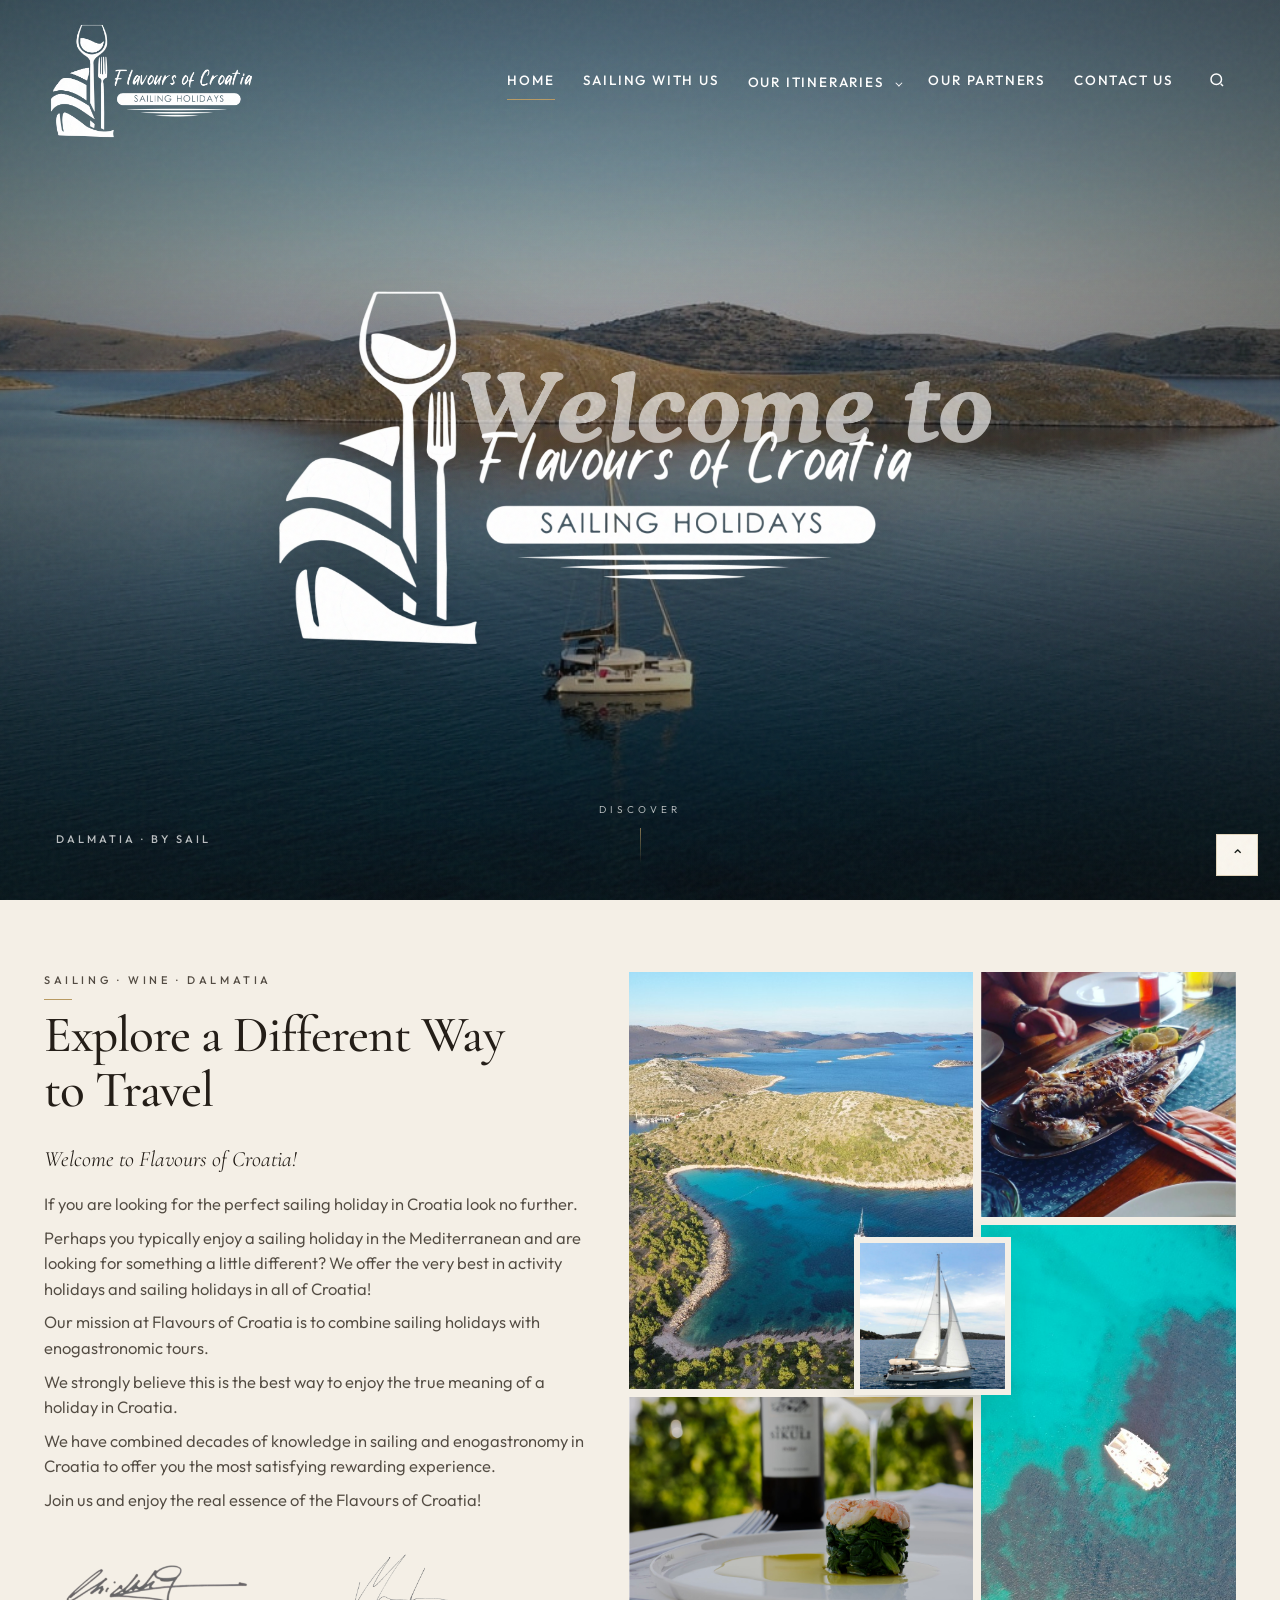
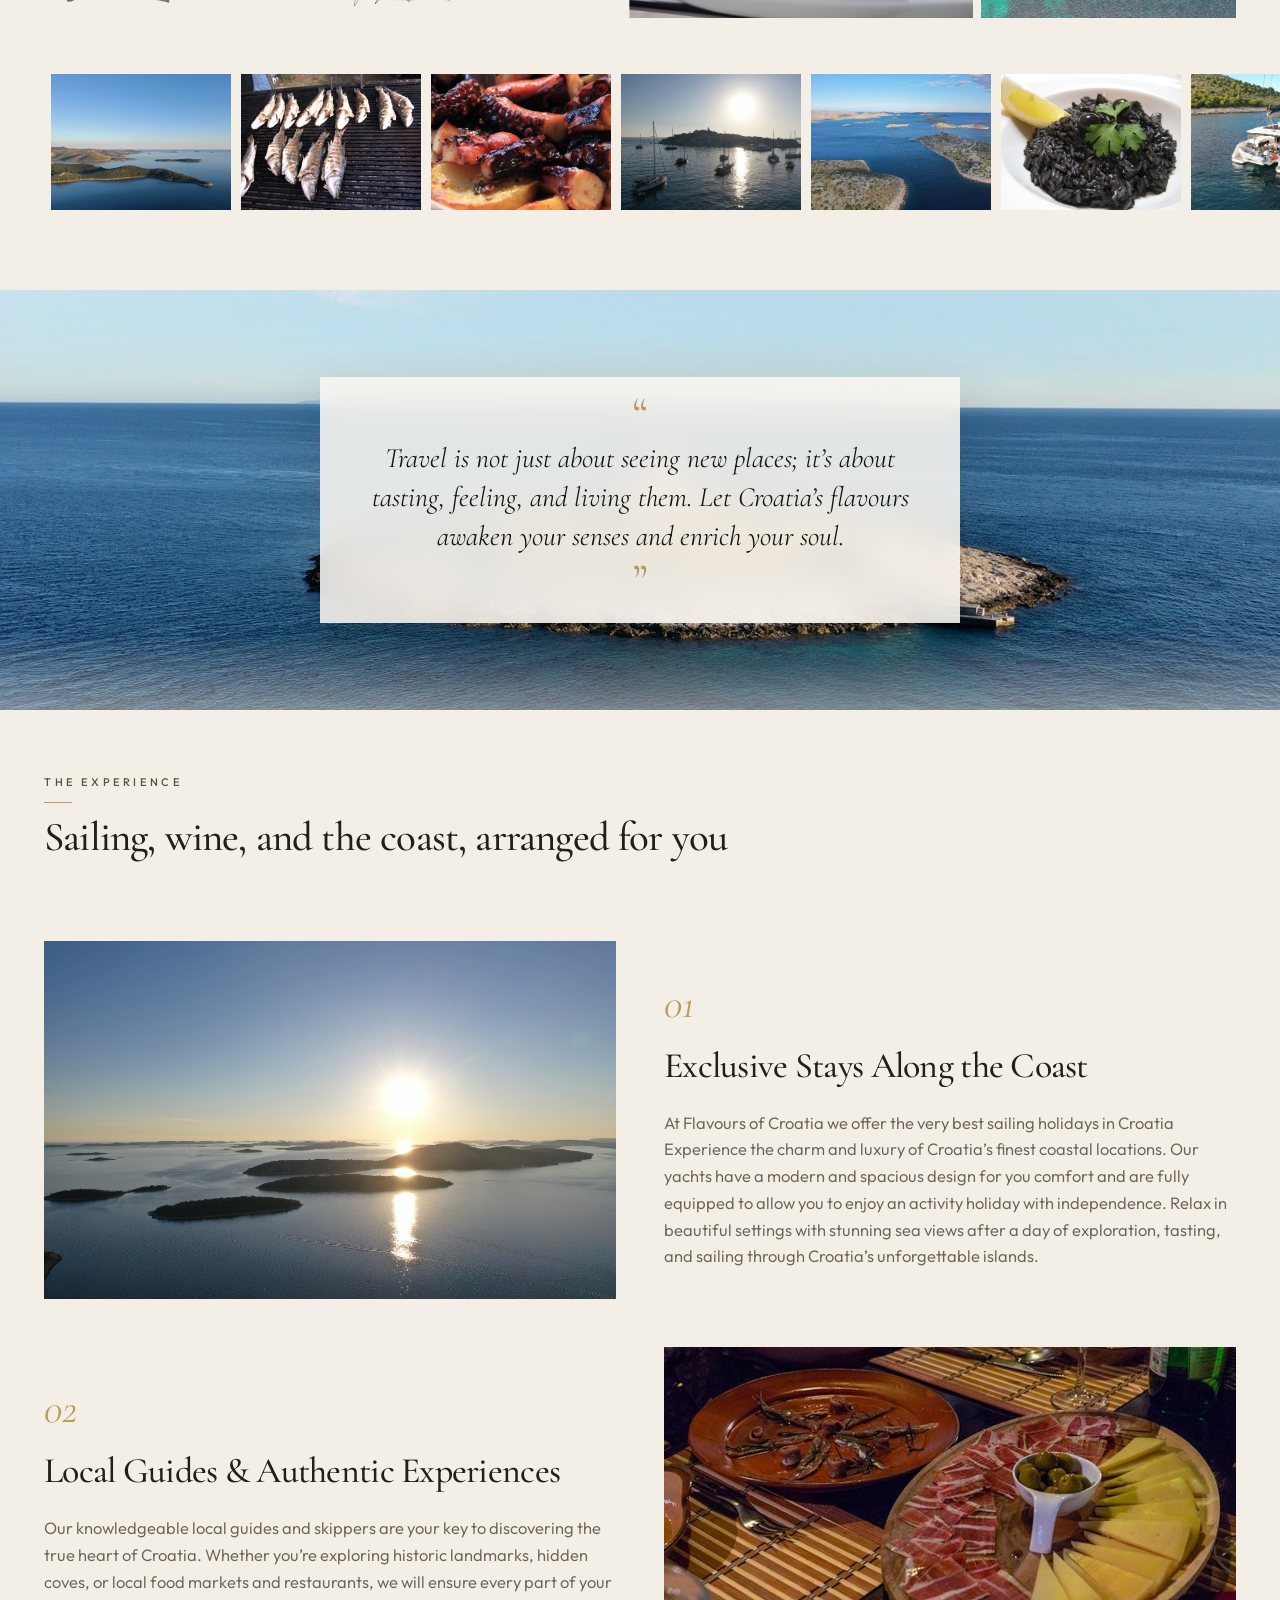
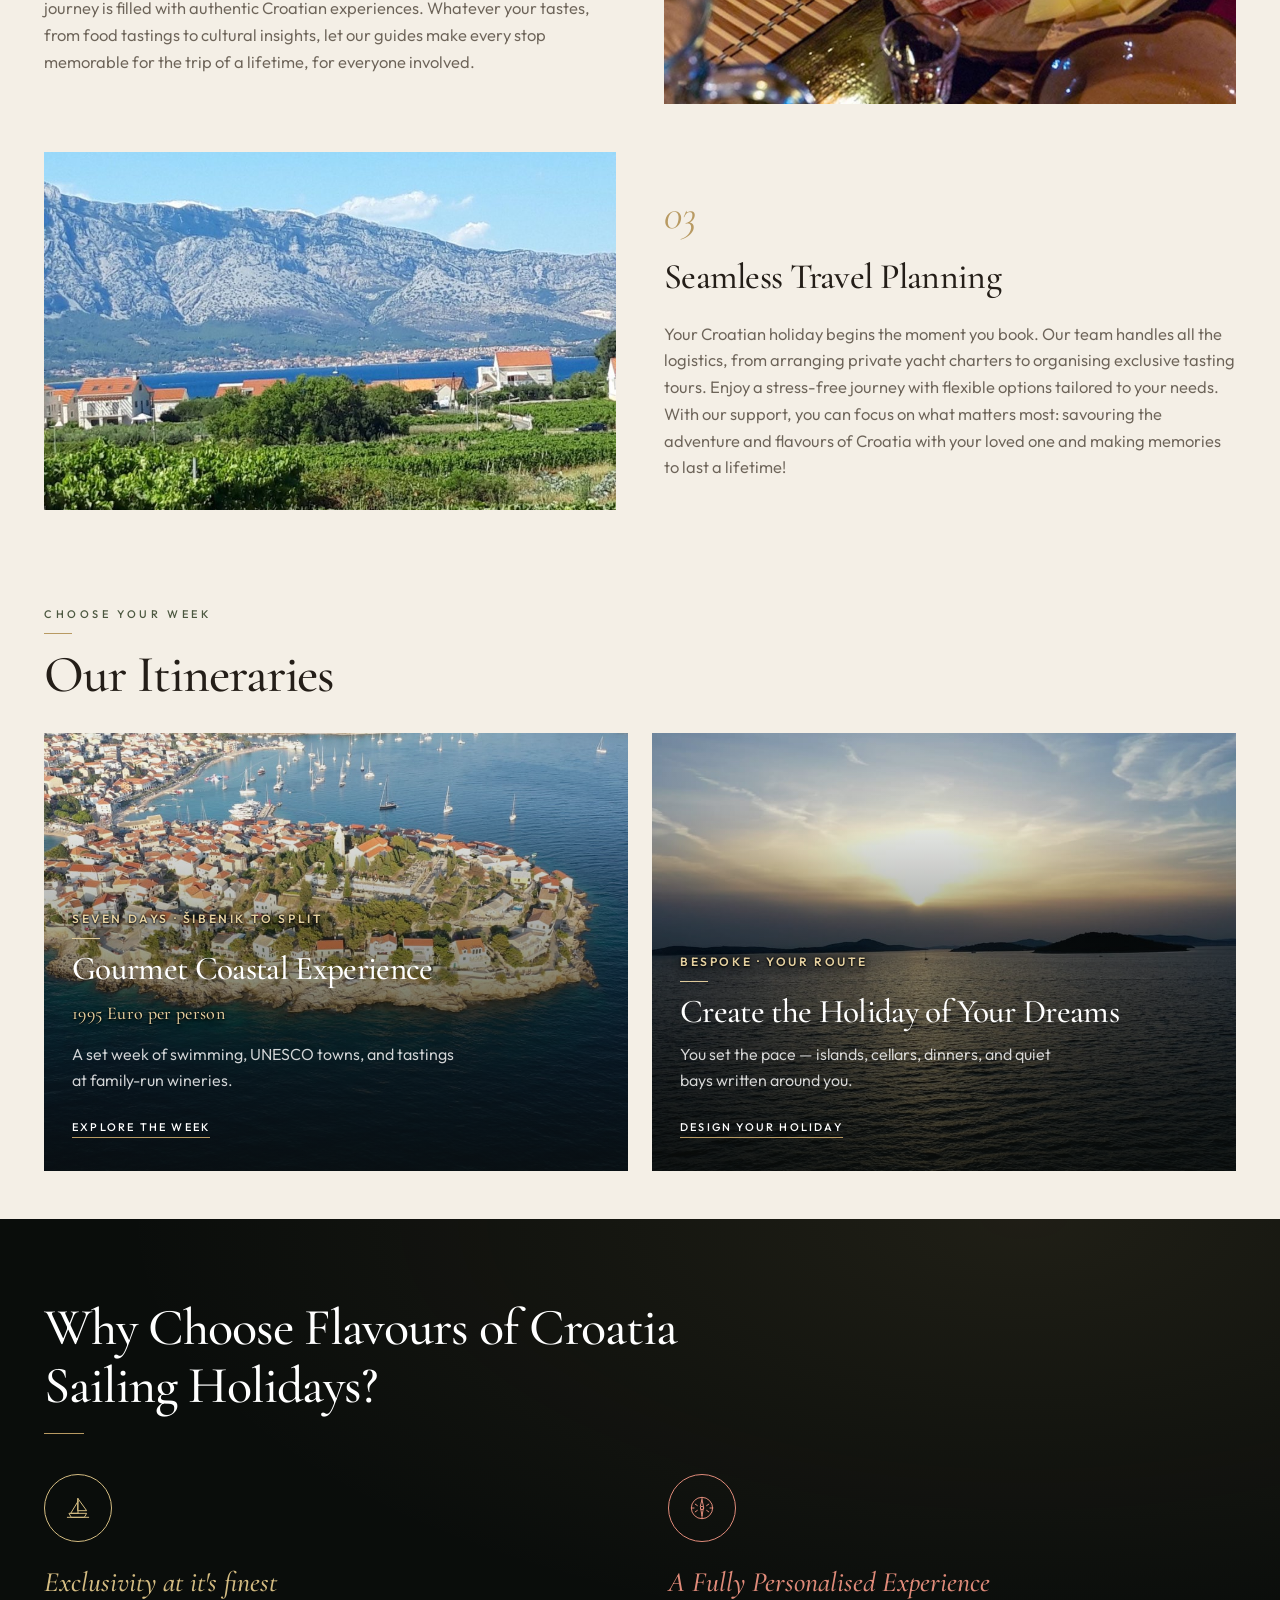
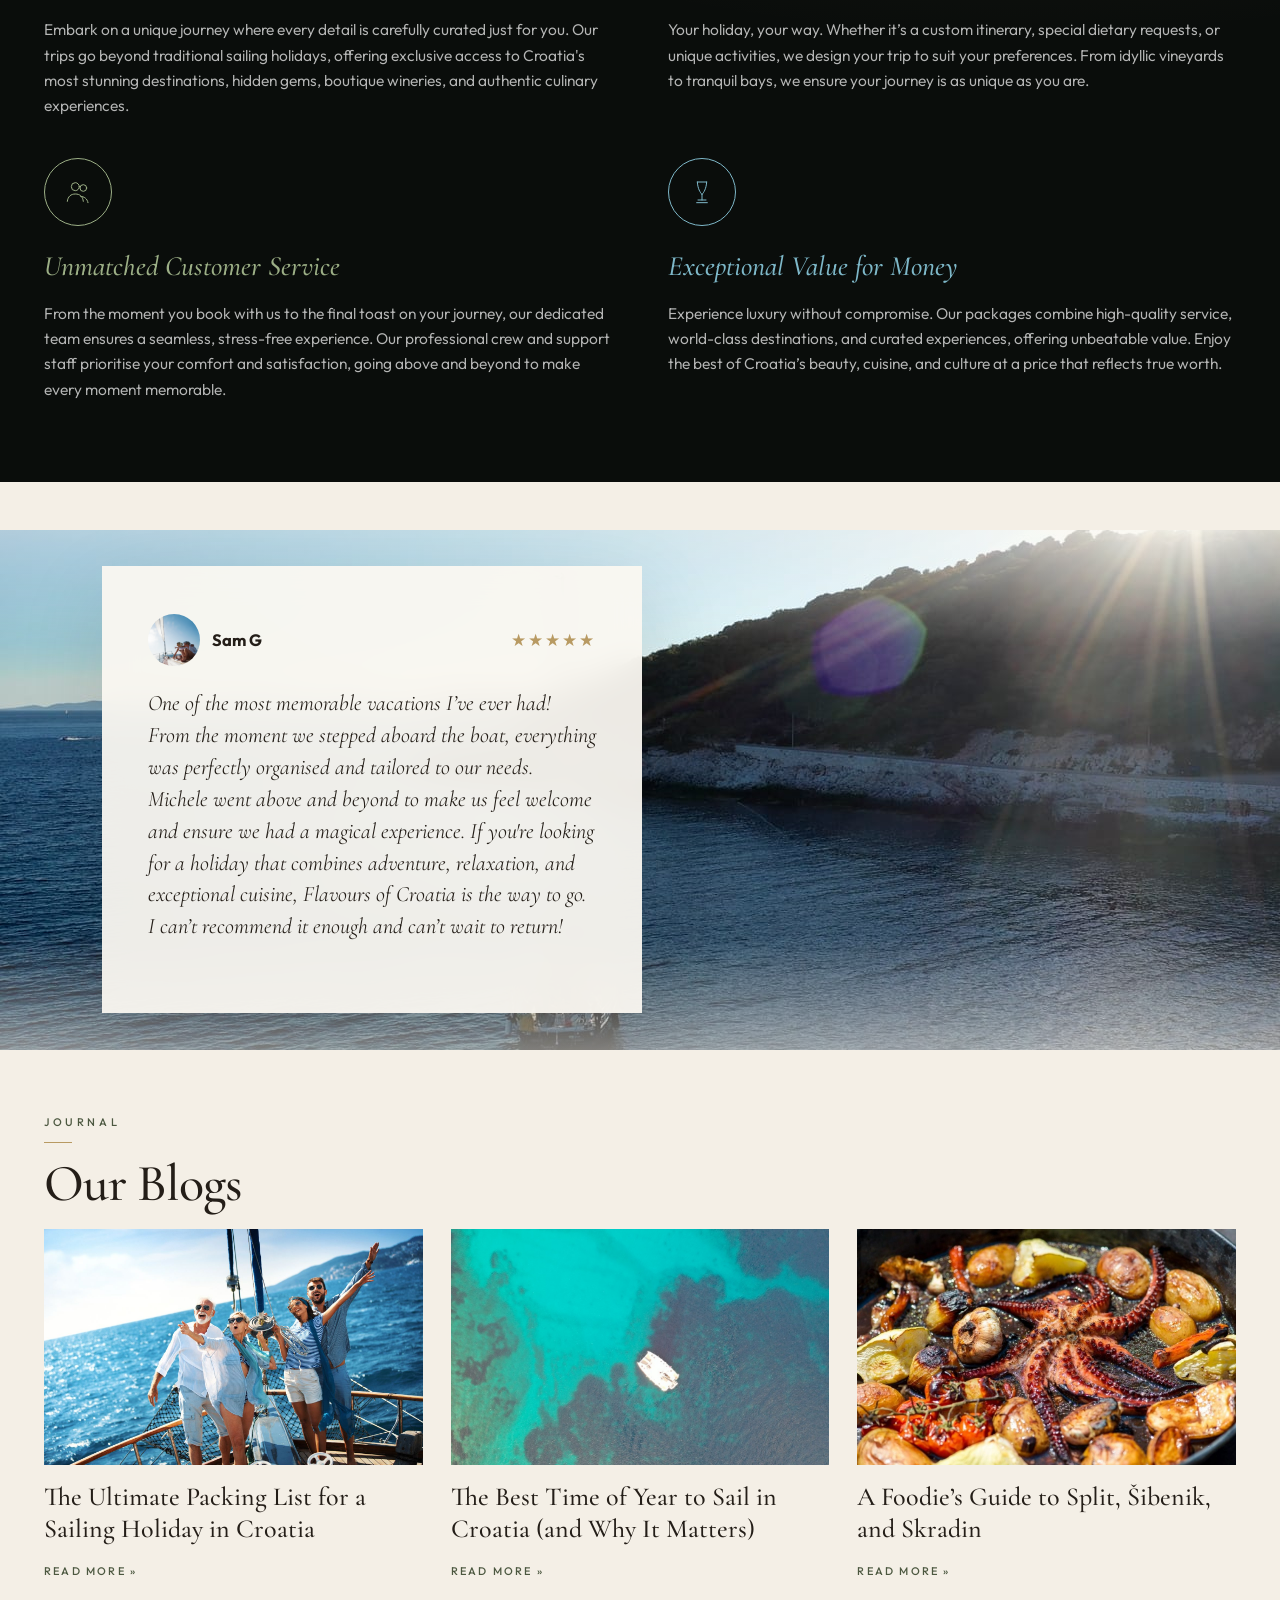
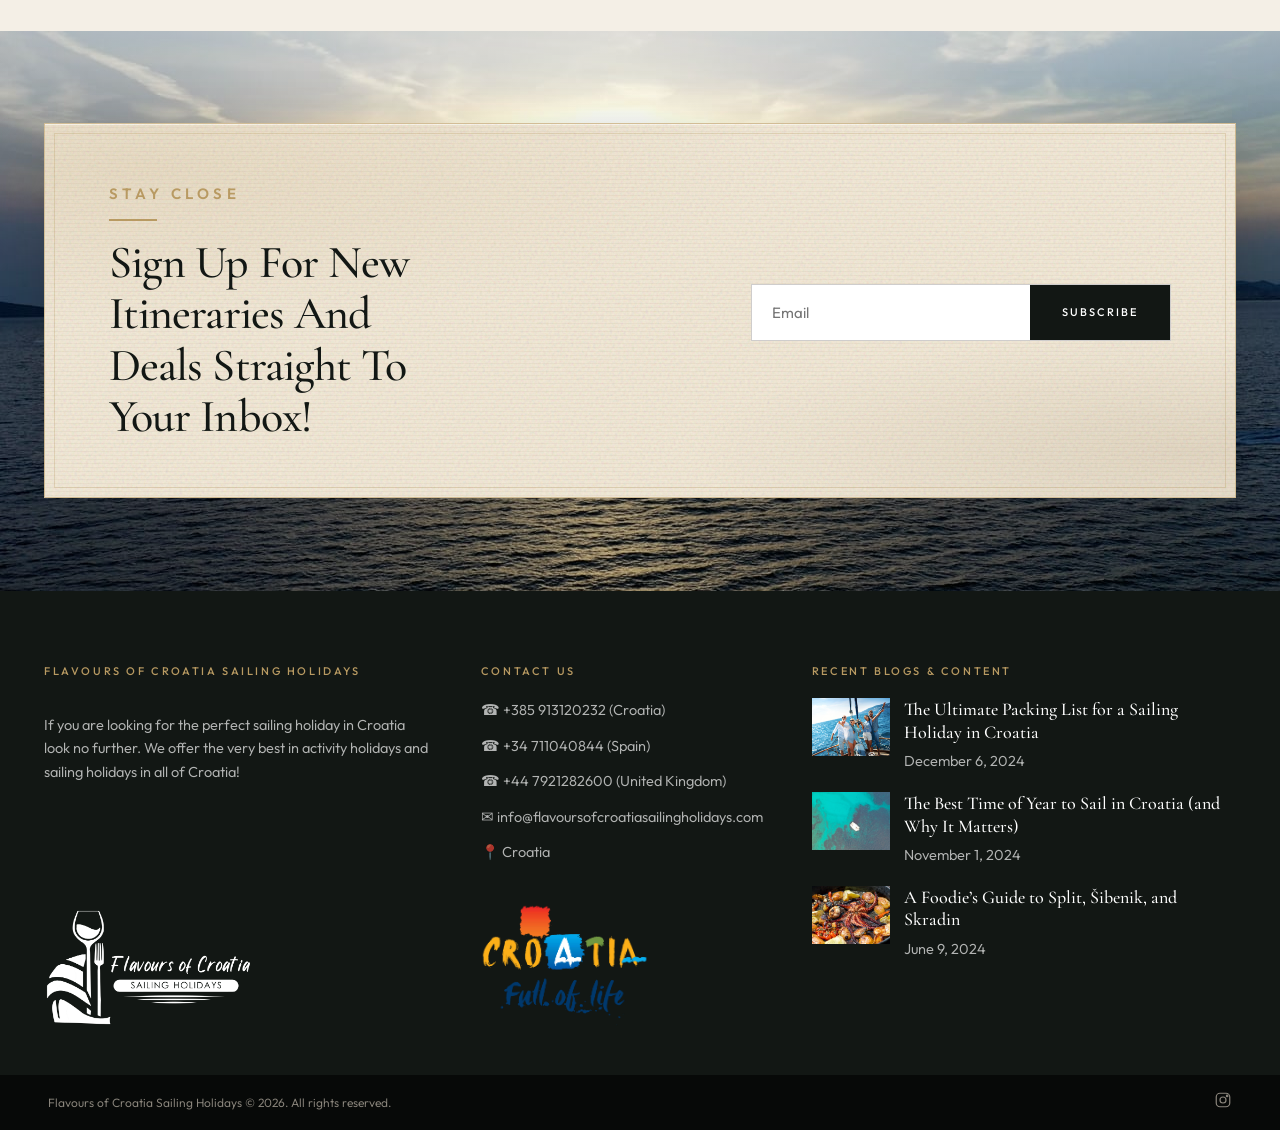
<file: index.html>
<!DOCTYPE html>
<html lang="en">
<head>
  <meta charset="UTF-8">
  <meta name="viewport" content="width=device-width, initial-scale=1.0">
  <title>Flavours of Croatia Sailing Holidays</title>
  <link rel="icon" href="favicon.ico?v=2" sizes="48x48">
  <link rel="icon" type="image/png" sizes="32x32" href="assets/favicon-32.png?v=2">
  <link rel="icon" type="image/png" sizes="512x512" href="assets/favicon-512.png?v=2">
  <link rel="apple-touch-icon" href="assets/apple-touch-icon.png?v=2">
  <link rel="preconnect" href="https://fonts.googleapis.com">
  <link rel="preconnect" href="https://fonts.gstatic.com" crossorigin>
  <link href="https://fonts.googleapis.com/css2?family=Cormorant+Garamond:ital,wght@0,400;0,500;0,600;1,400;1,500;1,600&family=Outfit:wght@300;400;500;600&display=swap" rel="stylesheet">
  <link rel="preconnect" href="https://player.vimeo.com">
  <link rel="stylesheet" href="css/styles.css?v=115">
</head>
<body>
  <header class="site-header">
    <a class="logo" href="index.html">
      <img src="assets/logo.png" alt="Flavours of Croatia">
    </a>
    <nav class="nav">
      <a class="active" href="index.html">Home</a>
      <a href="sailing-with-us.html">Sailing With Us</a>
      <div class="nav-item">
        <button type="button">Our Itineraries <span class="chevron"></span></button>
        <div class="dropdown">
          <a href="gourmet-coastal.html">Gourmet Coastal Experience</a>
          <a href="custom-holiday.html">Create the Holiday of Your Dreams</a>
        </div>
      </div>
      <a href="partners.html">Our Partners</a>
      <a href="contact.html">Contact Us</a>
      <button class="search-btn" data-search type="button" aria-label="Search">
        <svg width="18" height="18" fill="none" stroke="currentColor" stroke-width="2" viewBox="0 0 24 24"><circle cx="11" cy="11" r="7"/><path d="M20 20l-3-3"/></svg>
      </button>
    </nav>
    <button class="menu-toggle" data-menu type="button" aria-label="Open menu">☰</button>
    <div class="search-panel">
      <form data-form>
        <input type="search" placeholder="Search" aria-label="Search">
      </form>
    </div>
    <nav class="mobile-nav">
      <a href="index.html">Home</a>
      <a href="sailing-with-us.html">Sailing With Us</a>
      <a href="gourmet-coastal.html">Gourmet Coastal Experience</a>
      <a href="custom-holiday.html">Create the Holiday of Your Dreams</a>
      <a href="partners.html">Our Partners</a>
      <a href="contact.html">Contact Us</a>
    </nav>
  </header>

  <section class="hero">
    <div class="hero-video" style="background-image:url('assets/video-poster-1228026742.jpg')" aria-hidden="true">
      <img class="hero-poster" src="assets/video-poster-1228026742.jpg" alt="">
      <iframe
        src="https://player.vimeo.com/video/1228026742?background=1&amp;autoplay=1&amp;muted=1&amp;loop=1&amp;autopause=0&amp;title=0&amp;byline=0&amp;portrait=0"
        allow="autoplay; fullscreen; picture-in-picture"
        title="Sailing in Croatia"
      ></iframe>
    </div>
    <img class="hero-welcome" src="assets/hero-welcome.png" alt="Welcome to Flavours of Croatia Sailing Holidays">
    <p class="hero-caption">Dalmatia · by sail</p>
    <a class="scroll-cue" href="#intro">Discover</a>
  </section>

  <section class="intro" id="intro">
    <div class="container intro-grid">
      <div class="intro-copy">
        <p class="kicker">Sailing · Wine · Dalmatia</p>
        <h1>Explore a Different Way<br>to Travel</h1>
        <p class="lead">Welcome to Flavours of Croatia!</p>
        <p>If you are looking for the perfect sailing holiday in Croatia look no further.</p>
        <p>Perhaps you typically enjoy a sailing holiday in the Mediterranean and are looking for something a little different? We offer the very best in activity holidays and sailing holidays in all of Croatia!</p>
        <p>Our mission at Flavours of Croatia is to combine sailing holidays with enogastronomic tours.</p>
        <p>We strongly believe this is the best way to enjoy the true meaning of a holiday in Croatia.</p>
        <p>We have combined decades of knowledge in sailing and enogastronomy in Croatia to offer you the most satisfying rewarding experience.</p>
        <p>Join us and enjoy the real essence of the Flavours of Croatia!</p>
        <div class="signatures">
          <img src="assets/signature-1.png" alt="">
          <img src="assets/signature-2.png" alt="">
        </div>
      </div>
      <div class="intro-visual">
        <div class="collage">
          <img class="c1" src="assets/nic-horseshoe.jpg" alt="Yacht in a turquoise cove">
          <img class="c2" src="assets/g1.png" alt="Grilled fish">
          <img class="c3" src="assets/g5.png" alt="Wine tasting">
          <img class="c4" src="assets/nic-cat-reef.jpg" alt="Catamaran over clear water">
          <img class="c5" src="assets/g10.png" alt="Black risotto">
        </div>
      </div>
    </div>
    <div class="filmstrip" aria-hidden="true">
      <img src="assets/nic-coast.jpg" alt="">
      <img src="assets/g4.png" alt="">
      <img src="assets/g6.png" alt="">
      <img src="assets/nic-harbour.jpg" alt="">
      <img src="assets/nic-archipelago.jpg" alt="">
      <img src="assets/g9.png" alt="">
      <img src="assets/nic-cat-bay.jpg" alt="">
      <img src="assets/g13.png" alt="">
      <img src="assets/g14.png" alt="">
      <img src="assets/nic-sunset-islands.jpg" alt="">
    </div>
  </section>

  <section class="quote-band">
    <div class="hero-video" style="background-image:url('assets/video-poster-1228026399.jpg')" aria-hidden="true">
      <img class="hero-poster" src="assets/video-poster-1228026399.jpg" alt="">
      <iframe
        src="https://player.vimeo.com/video/1228026399?background=1&amp;autoplay=1&amp;muted=1&amp;loop=1&amp;autopause=0&amp;title=0&amp;byline=0&amp;portrait=0"
        allow="autoplay; fullscreen"
        title="Dalmatian coast"
      ></iframe>
    </div>
    <p class="quote-statement">Travel is not just about seeing new places; it’s about tasting, feeling, and living them. Let Croatia’s flavours awaken your senses and enrich your soul.</p>
  </section>

  <section class="features">
    <div class="container">
      <div class="features-head">
        <p class="kicker">The experience</p>
        <h2>Sailing, wine, and the coast, arranged for you</h2>
      </div>
      <article class="feature-row">
        <div class="feature-visual"><img src="assets/nic-sunset-islands.jpg" alt="Dalmatian islands at sunset"></div>
        <div class="feature-copy">
          <span class="num">01</span>
          <h2>Exclusive Stays Along the Coast</h2>
          <p>At Flavours of Croatia we offer the very best sailing holidays in Croatia Experience the charm and luxury of Croatia’s finest coastal locations. Our yachts have a modern and spacious design for you comfort and are fully equipped to allow you to enjoy an activity holiday with independence. Relax in beautiful settings with stunning sea views after a day of exploration, tasting, and sailing through Croatia’s unforgettable islands.</p>
        </div>
      </article>
      <article class="feature-row reverse">
        <div class="feature-visual"><img src="assets/feature-2.jpg" alt="Croatian charcuterie and cheese platter"></div>
        <div class="feature-copy">
          <span class="num">02</span>
          <h2>Local Guides &amp; Authentic Experiences</h2>
          <p>Our knowledgeable local guides and skippers are your key to discovering the true heart of Croatia. Whether you’re exploring historic landmarks, hidden coves, or local food markets and restaurants, we will ensure every part of your journey is filled with authentic Croatian experiences. Whatever your tastes, from food tastings to cultural insights, let our guides make every stop memorable for the trip of a lifetime, for everyone involved.</p>
        </div>
      </article>
      <article class="feature-row">
        <div class="feature-visual"><img src="assets/feature-3.jpg" alt="Vineyards and a coastal village beneath the mountains"></div>
        <div class="feature-copy">
          <span class="num">03</span>
          <h2>Seamless Travel Planning</h2>
          <p>Your Croatian holiday begins the moment you book. Our team handles all the logistics, from arranging private yacht charters to organising exclusive tasting tours. Enjoy a stress-free journey with flexible options tailored to your needs. With our support, you can focus on what matters most: savouring the adventure and flavours of Croatia with your loved one and making memories to last a lifetime!</p>
        </div>
      </article>
    </div>
  </section>

  <section class="journeys">
    <div class="container">
      <div class="journeys-head">
        <p class="kicker">Choose your week</p>
        <h2>Our Itineraries</h2>
      </div>
      <div class="journey-stack">
        <a class="journey-card" href="gourmet-coastal.html">
          <div class="hero-video" style="background-image:url('assets/video-poster-1228009958.jpg')" aria-hidden="true">
            <img class="hero-poster" src="assets/video-poster-1228009958.jpg" alt="">
            <iframe
              src="https://player.vimeo.com/video/1228009958?background=1&amp;autoplay=1&amp;muted=1&amp;loop=1&amp;autopause=0&amp;title=0&amp;byline=0&amp;portrait=0"
              allow="autoplay; fullscreen; picture-in-picture"
              title="Gourmet Coastal Experience"
            ></iframe>
          </div>
          <div class="journey-copy">
            <p class="kicker">Seven days · Šibenik to Split</p>
            <h3>Gourmet Coastal Experience</h3>
            <p class="trip-price">1995 Euro per person</p>
            <p>A set week of swimming, UNESCO towns, and tastings at family-run wineries.</p>
            <span class="read-more">Explore the week</span>
          </div>
        </a>
        <a class="journey-card" href="custom-holiday.html">
          <div class="hero-video" style="background-image:url('assets/video-poster-1228026490.jpg')" aria-hidden="true">
            <img class="hero-poster" src="assets/video-poster-1228026490.jpg" alt="">
            <iframe
              src="https://player.vimeo.com/video/1228026490?background=1&amp;autoplay=1&amp;muted=1&amp;loop=1&amp;autopause=0&amp;title=0&amp;byline=0&amp;portrait=0"
              allow="autoplay; fullscreen; picture-in-picture"
              title="Create the Holiday of Your Dreams"
            ></iframe>
          </div>
          <div class="journey-copy">
            <p class="kicker">Bespoke · Your route</p>
            <h3>Create the Holiday of Your Dreams</h3>
            <p>You set the pace — islands, cellars, dinners, and quiet bays written around you.</p>
            <span class="read-more">Design your holiday</span>
          </div>
        </a>
      </div>
    </div>
  </section>

  <section class="why">
    <div class="container">
      <h2>Why Choose Flavours of Croatia<br>Sailing Holidays?</h2>
      <div class="why-grid">
        <article class="why-item">
          <div class="icon-ring" aria-hidden="true">
            <svg viewBox="0 0 48 48" fill="none" stroke="currentColor" stroke-width="1.5" stroke-linecap="round" stroke-linejoin="round">
              <path d="M8 38h32"/>
              <path d="M11 32h26l-3.5 6H14.5z"/>
              <path d="M24 32V10"/>
              <path d="M24 10l13 18H24z"/>
              <path d="M24 14L13 32h11"/>
            </svg>
          </div>
          <h3>Exclusivity at it's finest</h3>
          <p>Embark on a unique journey where every detail is carefully curated just for you. Our trips go beyond traditional sailing holidays, offering exclusive access to Croatia's most stunning destinations, hidden gems, boutique wineries, and authentic culinary experiences.</p>
        </article>
        <article class="why-item">
          <div class="icon-ring" aria-hidden="true">
            <svg viewBox="0 0 48 48" fill="none" stroke="currentColor" stroke-width="1.5" stroke-linecap="round" stroke-linejoin="round">
              <circle cx="24" cy="24" r="16"/>
              <circle cx="24" cy="24" r="2.5"/>
              <path d="M24 8v4M24 36v4M8 24h4M36 24h4"/>
              <path d="M24 12l2.4 10.2L24 36l-2.4-13.8z"/>
              <path d="M13.8 18.2l3.2 2.2M34.2 29.8l-3.2-2.2M13.8 29.8l3.2-2.2M34.2 18.2l-3.2 2.2"/>
            </svg>
          </div>
          <h3>A Fully Personalised Experience</h3>
          <p>Your holiday, your way. Whether it’s a custom itinerary, special dietary requests, or unique activities, we design your trip to suit your preferences. From idyllic vineyards to tranquil bays, we ensure your journey is as unique as you are.</p>
        </article>
        <article class="why-item">
          <div class="icon-ring" aria-hidden="true">
            <svg viewBox="0 0 48 48" fill="none" stroke="currentColor" stroke-width="1.5" stroke-linecap="round" stroke-linejoin="round">
              <circle cx="20" cy="16" r="6"/>
              <circle cx="32" cy="18" r="5"/>
              <path d="M8 38c.8-7.5 5.5-11 12-11s11.2 3.5 12 11"/>
              <path d="M28 30.5c5.2.4 9.8 3.2 11 9.5"/>
            </svg>
          </div>
          <h3>Unmatched Customer Service</h3>
          <p>From the moment you book with us to the final toast on your journey, our dedicated team ensures a seamless, stress-free experience. Our professional crew and support staff prioritise your comfort and satisfaction, going above and beyond to make every moment memorable.</p>
        </article>
        <article class="why-item">
          <div class="icon-ring" aria-hidden="true">
            <svg viewBox="0 0 48 48" fill="none" stroke="currentColor" stroke-width="1.5" stroke-linecap="round" stroke-linejoin="round">
              <path d="M17 9h14"/>
              <path d="M17 9c.6 10 4.2 16 7 18.5"/>
              <path d="M31 9c-.6 10-4.2 16-7 18.5"/>
              <path d="M24 27.5V36"/>
              <path d="M18 36h12"/>
              <path d="M16 40h16"/>
            </svg>
          </div>
          <h3>Exceptional Value for Money</h3>
          <p>Experience luxury without compromise. Our packages combine high-quality service, world-class destinations, and curated experiences, offering unbeatable value. Enjoy the best of Croatia’s beauty, cuisine, and culture at a price that reflects true worth.</p>
        </article>
      </div>
    </div>
  </section>

  <section class="testimonial">
    <div class="hero-video" style="background-image:url('assets/video-poster-1228025295.jpg')" aria-hidden="true">
      <img class="hero-poster" src="assets/video-poster-1228025295.jpg" alt="">
      <iframe
        src="https://player.vimeo.com/video/1228025295?background=1&amp;autoplay=1&amp;muted=1&amp;loop=1&amp;autopause=0&amp;title=0&amp;byline=0&amp;portrait=0"
        allow="autoplay; fullscreen; picture-in-picture"
        title="Yacht at anchor in a Dalmatian cove"
      ></iframe>
    </div>
    <article class="review-card">
      <div class="review-top">
        <div class="review-person">
          <img src="assets/sam-g.png" alt="Sam G">
          <strong>Sam G</strong>
        </div>
        <div class="stars" aria-label="5 stars">★★★★★</div>
      </div>
      <p>One of the most memorable vacations I’ve ever had! From the moment we stepped aboard the boat, everything was perfectly organised and tailored to our needs. Michele went above and beyond to make us feel welcome and ensure we had a magical experience. If you're looking for a holiday that combines adventure, relaxation, and exceptional cuisine, Flavours of Croatia is the way to go. I can’t recommend it enough and can’t wait to return!</p>
    </article>
  </section>

  <section class="blogs">
    <div class="container">
      <p class="kicker">Journal</p>
      <h2>Our Blogs</h2>
      <div class="blog-grid">
        <article class="blog-card">
          <a href="blog/packing-list.html"><img src="assets/blog-packing.jpg" alt="Friends cheering on a sailboat"></a>
          <h3>The Ultimate Packing List for a Sailing Holiday in Croatia</h3>
          <a class="read-more" href="blog/packing-list.html">Read More »</a>
        </article>
        <article class="blog-card">
          <a href="blog/best-time.html"><img src="assets/nic-cat-reef.jpg" alt="Aerial view of a yacht on turquoise water"></a>
          <h3>The Best Time of Year to Sail in Croatia (and Why It Matters)</h3>
          <a class="read-more" href="blog/best-time.html">Read More »</a>
        </article>
        <article class="blog-card">
          <a href="blog/foodie-guide.html"><img src="assets/blog-food.png" alt="Roasted octopus peka"></a>
          <h3>A Foodie’s Guide to Split, Šibenik, and Skradin</h3>
          <a class="read-more" href="blog/foodie-guide.html">Read More »</a>
        </article>
      </div>
    </div>
  </section>

  <section class="newsletter">
    <div class="hero-video" style="background-image:url('assets/video-poster-1228026490.jpg')" aria-hidden="true">
      <img class="hero-poster" src="assets/video-poster-1228026490.jpg" alt="">
      <iframe
        src="https://player.vimeo.com/video/1228026490?background=1&amp;autoplay=1&amp;muted=1&amp;loop=1&amp;autopause=0&amp;title=0&amp;byline=0&amp;portrait=0"
        allow="autoplay; fullscreen; picture-in-picture"
        title="Croatian coastline"
      ></iframe>
    </div>
    <div class="container newsletter-row">
      <div class="newsletter-copy">
        <p class="kicker">Stay close</p>
        <h2>Sign Up For New Itineraries And Deals Straight To Your Inbox!</h2>
      </div>
      <form class="subscribe-form" name="newsletter" method="POST" action="/index.html?sent=1" data-netlify="true" data-form>
        <input type="hidden" name="form-name" value="newsletter">
        <div class="subscribe-row">
          <input type="email" name="email" placeholder="Email" required>
          <button type="submit">Subscribe</button>
        </div>
        <p class="form-note">Thank you — you’re on the list.</p>
      </form>
    </div>
  </section>


  <footer class="site-footer">
    <div class="container footer-grid">
      <div class="footer-brand">
        <h4>Flavours of Croatia Sailing Holidays</h4>
        <p>If you are looking for the perfect sailing holiday in Croatia look no further. We offer the very best in activity holidays and sailing holidays in all of Croatia!</p>
        <img class="footer-logo" src="assets/logo.png" alt="Flavours of Croatia Sailing Holidays">
      </div>
      <div class="footer-contact">
        <h4>Contact Us</h4>
        <ul>
          <li>☎ <a href="tel:+385913120232">+385 913120232</a> (Croatia)</li>
          <li>☎ <a href="tel:+34711040844">+34 711040844</a> (Spain)</li>
          <li>☎ <a href="tel:+447921282600">+44 7921282600</a> (United Kingdom)</li>
          <li>✉ <a href="mailto:info@flavoursofcroatiasailingholidays.com">info@flavoursofcroatiasailingholidays.com</a></li>
          <li>📍 Croatia</li>
        </ul>
        <a class="board-logo" href="https://www.dalmatiasibenik.hr/en/" target="_blank" rel="noopener noreferrer" aria-label="Croatia Full of life">
          <img src="assets/croatia-full-of-life.png?v=3" alt="Croatia Full of life">
        </a>
      </div>
      <div>
        <h4>Recent Blogs &amp; Content</h4>
        <a class="footer-blog" href="blog/packing-list.html">
          <img src="assets/blog-packing.jpg" alt="">
          <div>
            <h3>The Ultimate Packing List for a Sailing Holiday in Croatia</h3>
            <small>December 6, 2024</small>
          </div>
        </a>
        <a class="footer-blog" href="blog/best-time.html">
          <img src="assets/nic-cat-reef.jpg" alt="">
          <div>
            <h3>The Best Time of Year to Sail in Croatia (and Why It Matters)</h3>
            <small>November 1, 2024</small>
          </div>
        </a>
        <a class="footer-blog" href="blog/foodie-guide.html">
          <img src="assets/blog-food.png" alt="">
          <div>
            <h3>A Foodie’s Guide to Split, Šibenik, and Skradin</h3>
            <small>June 9, 2024</small>
          </div>
        </a>
      </div>
    </div>
    <div class="legal">
      <span>Flavours of Croatia Sailing Holidays © 2026. All rights reserved.</span>
      <div class="legal-links">
        <a href="https://www.instagram.com/" aria-label="Instagram" target="_blank" rel="noreferrer">
          <svg width="18" height="18" viewBox="0 0 24 24" fill="none" stroke="currentColor" stroke-width="1.6"><rect x="3" y="3" width="18" height="18" rx="5"/><circle cx="12" cy="12" r="4"/><circle cx="17.5" cy="6.5" r="1" fill="currentColor"/></svg>
        </a>
      </div>
    </div>
  </footer>

  <button class="to-top" type="button" aria-label="Back to top">⌃</button>
  <script src="https://player.vimeo.com/api/player.js"></script>
  <script src="js/main.js?v=27"></script>
</body>
</html>
</file>
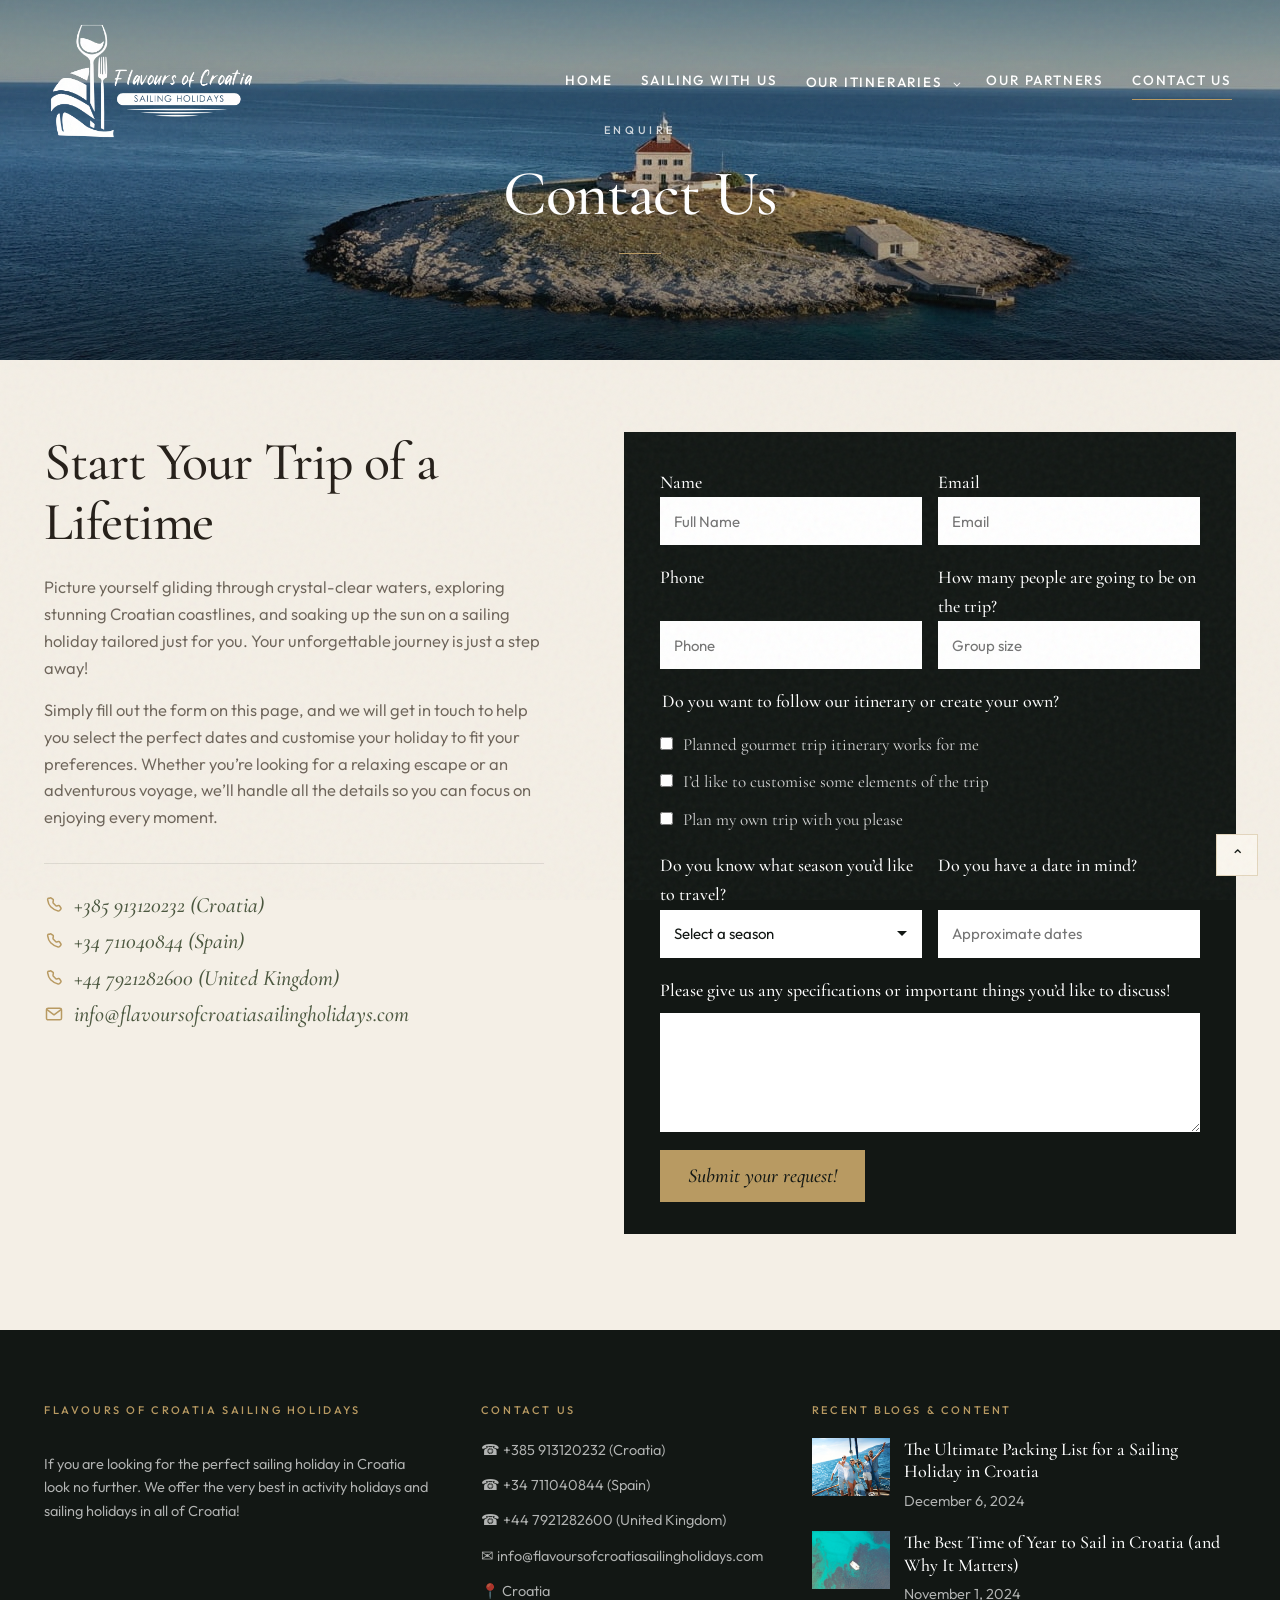
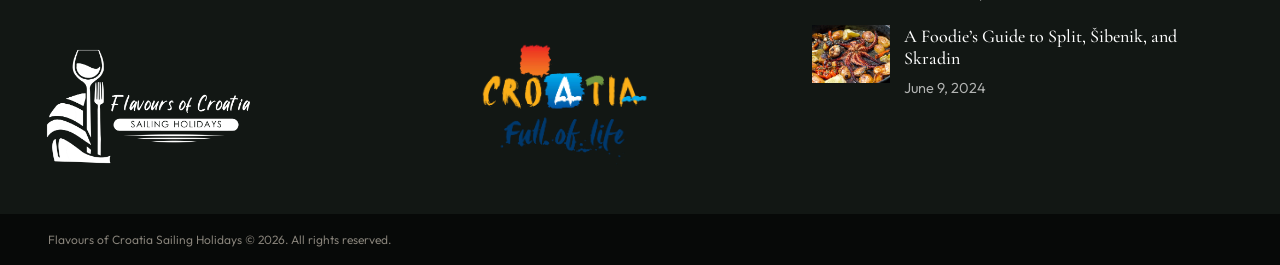
<file: contact.html>
<!DOCTYPE html>
<html lang="en">
<head>
  <meta charset="UTF-8">
  <meta name="viewport" content="width=device-width, initial-scale=1.0">
  <title>Contact Us – Flavours of Croatia Sailing Holidays</title>
  <link rel="icon" href="favicon.ico?v=2" sizes="48x48">
  <link rel="icon" type="image/png" sizes="32x32" href="assets/favicon-32.png?v=2">
  <link rel="icon" type="image/png" sizes="512x512" href="assets/favicon-512.png?v=2">
  <link rel="apple-touch-icon" href="assets/apple-touch-icon.png?v=2">
  <link rel="preconnect" href="https://fonts.googleapis.com">
  <link rel="preconnect" href="https://fonts.gstatic.com" crossorigin>
  <link href="https://fonts.googleapis.com/css2?family=Cormorant+Garamond:ital,wght@0,400;0,500;0,600;1,400;1,500;1,600&family=Outfit:wght@300;400;500;600&display=swap" rel="stylesheet">
  <link rel="preconnect" href="https://player.vimeo.com">
  <link rel="stylesheet" href="css/styles.css?v=115">
</head>
<body>
  <header class="site-header">
    <a class="logo" href="index.html"><img src="assets/logo.png" alt="Flavours of Croatia"></a>
    <nav class="nav">
      <a href="index.html">Home</a>
      <a href="sailing-with-us.html">Sailing With Us</a>
      <div class="nav-item">
        <button type="button">Our Itineraries <span class="chevron"></span></button>
        <div class="dropdown">
          <a href="gourmet-coastal.html">Gourmet Coastal Experience</a>
          <a href="custom-holiday.html">Create the Holiday of Your Dreams</a>
        </div>
      </div>
      <a href="partners.html">Our Partners</a>
      <a class="active" href="contact.html">Contact Us</a>
    </nav>
    <button class="menu-toggle" data-menu type="button" aria-label="Open menu">☰</button>
    <nav class="mobile-nav">
      <a href="index.html">Home</a>
      <a href="sailing-with-us.html">Sailing With Us</a>
      <a href="gourmet-coastal.html">Gourmet Coastal Experience</a>
      <a href="custom-holiday.html">Create the Holiday of Your Dreams</a>
      <a href="partners.html">Our Partners</a>
      <a href="contact.html">Contact Us</a>
    </nav>
  </header>

  <section class="page-hero contact">
    <div class="hero-video" style="background-image:url('assets/video-poster-1228026399.jpg')" aria-hidden="true">
      <img class="hero-poster" src="assets/video-poster-1228026399.jpg" alt="">
      <iframe
        src="https://player.vimeo.com/video/1228026399?background=1&amp;autoplay=1&amp;muted=1&amp;loop=1&amp;autopause=0&amp;title=0&amp;byline=0&amp;portrait=0"
        allow="autoplay; fullscreen"
        title="Contact Flavours of Croatia"
      ></iframe>
    </div>
    <div class="hero-copy">
      <p class="eyebrow">Enquire</p>
      <h1>Contact Us</h1>
    </div>
  </section>

  <section class="contact-layout">
    <div class="container contact-grid">
      <div class="contact-copy">
        <h2>Start Your Trip of a Lifetime</h2>
        <p>Picture yourself gliding through crystal-clear waters, exploring stunning Croatian coastlines, and soaking up the sun on a sailing holiday tailored just for you. Your unforgettable journey is just a step away!</p>
        <p>Simply fill out the form on this page, and we will get in touch to help you select the perfect dates and customise your holiday to fit your preferences. Whether you’re looking for a relaxing escape or an adventurous voyage, we’ll handle all the details so you can focus on enjoying every moment.</p>
        <div class="contact-ways">
          <a href="tel:+385913120232">
            <svg viewBox="0 0 24 24" fill="none" stroke="currentColor" stroke-width="1.8" stroke-linecap="round" stroke-linejoin="round" aria-hidden="true"><path d="M6.7 3.8c.4-.4 1.1-.5 1.6-.2l2.3 1.4c.5.3.7.9.6 1.5l-.4 2.2c-.1.5.1 1 .5 1.3l2.6 2.6c.3.4.8.6 1.3.5l2.2-.4c.6-.1 1.2.1 1.5.6l1.4 2.3c.3.5.2 1.2-.2 1.6l-1.3 1.3c-.5.5-1.2.7-1.9.6-3.3-.5-6.4-2.4-8.9-4.9S4.9 9.2 4.4 5.9c-.1-.7.1-1.4.6-1.9z"/></svg>
            +385 913120232 (Croatia)
          </a>
          <a href="tel:+34711040844">
            <svg viewBox="0 0 24 24" fill="none" stroke="currentColor" stroke-width="1.8" stroke-linecap="round" stroke-linejoin="round" aria-hidden="true"><path d="M6.7 3.8c.4-.4 1.1-.5 1.6-.2l2.3 1.4c.5.3.7.9.6 1.5l-.4 2.2c-.1.5.1 1 .5 1.3l2.6 2.6c.3.4.8.6 1.3.5l2.2-.4c.6-.1 1.2.1 1.5.6l1.4 2.3c.3.5.2 1.2-.2 1.6l-1.3 1.3c-.5.5-1.2.7-1.9.6-3.3-.5-6.4-2.4-8.9-4.9S4.9 9.2 4.4 5.9c-.1-.7.1-1.4.6-1.9z"/></svg>
            +34 711040844 (Spain)
          </a>
          <a href="tel:+447921282600">
            <svg viewBox="0 0 24 24" fill="none" stroke="currentColor" stroke-width="1.8" stroke-linecap="round" stroke-linejoin="round" aria-hidden="true"><path d="M6.7 3.8c.4-.4 1.1-.5 1.6-.2l2.3 1.4c.5.3.7.9.6 1.5l-.4 2.2c-.1.5.1 1 .5 1.3l2.6 2.6c.3.4.8.6 1.3.5l2.2-.4c.6-.1 1.2.1 1.5.6l1.4 2.3c.3.5.2 1.2-.2 1.6l-1.3 1.3c-.5.5-1.2.7-1.9.6-3.3-.5-6.4-2.4-8.9-4.9S4.9 9.2 4.4 5.9c-.1-.7.1-1.4.6-1.9z"/></svg>
            +44 7921282600 (United Kingdom)
          </a>
          <a href="mailto:info@flavoursofcroatiasailingholidays.com">
            <svg viewBox="0 0 24 24" fill="none" stroke="currentColor" stroke-width="1.8" stroke-linecap="round" stroke-linejoin="round" aria-hidden="true"><rect x="3" y="5" width="18" height="14" rx="2"/><path d="M4 7l8 6 8-6"/></svg>
            info@flavoursofcroatiasailingholidays.com
          </a>
        </div>
      </div>
      <form class="enquiry-form" name="contact" method="POST" action="/contact.html?sent=1" data-netlify="true" data-form>
        <input type="hidden" name="form-name" value="contact">
        <input type="hidden" name="source" value="Contact Us">
        <div class="enquiry-pair">
          <label>Name
            <input name="name" placeholder="Full Name" required>
          </label>
          <label>Email
            <input type="email" name="email" placeholder="Email" required>
          </label>
        </div>
        <div class="enquiry-pair">
          <label>Phone
            <input name="phone" placeholder="Phone" required>
          </label>
          <label>How many people are going to be on the trip?
            <input name="group" placeholder="Group size">
          </label>
        </div>
        <fieldset>
          <legend>Do you want to follow our itinerary or create your own?</legend>
          <label class="check"><input type="checkbox" name="plan" value="gourmet"> Planned gourmet trip itinerary works for me</label>
          <label class="check"><input type="checkbox" name="plan" value="customise"> I’d like to customise some elements of the trip</label>
          <label class="check"><input type="checkbox" name="plan" value="own"> Plan my own trip with you please</label>
        </fieldset>
        <div class="enquiry-pair">
          <label>Do you know what season you’d like to travel?
            <select name="season">
              <option value="">Select a season</option>
              <option>May - June</option>
              <option>July - August</option>
              <option>September - October</option>
              <option>Not sure yet</option>
            </select>
          </label>
          <label>Do you have a date in mind?
            <input name="date" placeholder="Approximate dates">
          </label>
        </div>
        <label>Please give us any specifications or important things you’d like to discuss!
          <textarea name="message" rows="5"></textarea>
        </label>
        <button type="submit">Submit your request!</button>
        <p class="form-note">Thank you for your submission. We’ll be in touch shortly.</p>
      </form>
    </div>
  </section>


  <footer class="site-footer">
    <div class="container footer-grid">
      <div class="footer-brand">
        <h4>Flavours of Croatia Sailing Holidays</h4>
        <p>If you are looking for the perfect sailing holiday in Croatia look no further. We offer the very best in activity holidays and sailing holidays in all of Croatia!</p>
        <img class="footer-logo" src="assets/logo.png" alt="">
      </div>
      <div class="footer-contact">
        <h4>Contact Us</h4>
        <ul>
          <li>☎ <a href="tel:+385913120232">+385 913120232</a> (Croatia)</li>
          <li>☎ <a href="tel:+34711040844">+34 711040844</a> (Spain)</li>
          <li>☎ <a href="tel:+447921282600">+44 7921282600</a> (United Kingdom)</li>
          <li>✉ <a href="mailto:info@flavoursofcroatiasailingholidays.com">info@flavoursofcroatiasailingholidays.com</a></li>
          <li>📍 Croatia</li>
        </ul>
        <a class="board-logo" href="https://www.dalmatiasibenik.hr/en/" target="_blank" rel="noopener noreferrer" aria-label="Croatia Full of life">
          <img src="assets/croatia-full-of-life.png?v=3" alt="Croatia Full of life">
        </a>
      </div>
      <div>
        <h4>Recent Blogs &amp; Content</h4>
        <a class="footer-blog" href="blog/packing-list.html"><img src="assets/blog-packing.jpg" alt=""><div><h3>The Ultimate Packing List for a Sailing Holiday in Croatia</h3><small>December 6, 2024</small></div></a>
        <a class="footer-blog" href="blog/best-time.html"><img src="assets/nic-cat-reef.jpg" alt=""><div><h3>The Best Time of Year to Sail in Croatia (and Why It Matters)</h3><small>November 1, 2024</small></div></a>
        <a class="footer-blog" href="blog/foodie-guide.html"><img src="assets/blog-food.png" alt=""><div><h3>A Foodie’s Guide to Split, Šibenik, and Skradin</h3><small>June 9, 2024</small></div></a>
      </div>
    </div>
    <div class="legal"><span>Flavours of Croatia Sailing Holidays © 2026. All rights reserved.</span></div>
  </footer>
  <button class="to-top" type="button" aria-label="Back to top">⌃</button>
  <script src="https://player.vimeo.com/api/player.js"></script>
  <script src="js/main.js?v=27"></script>
</body>
</html>
</file>
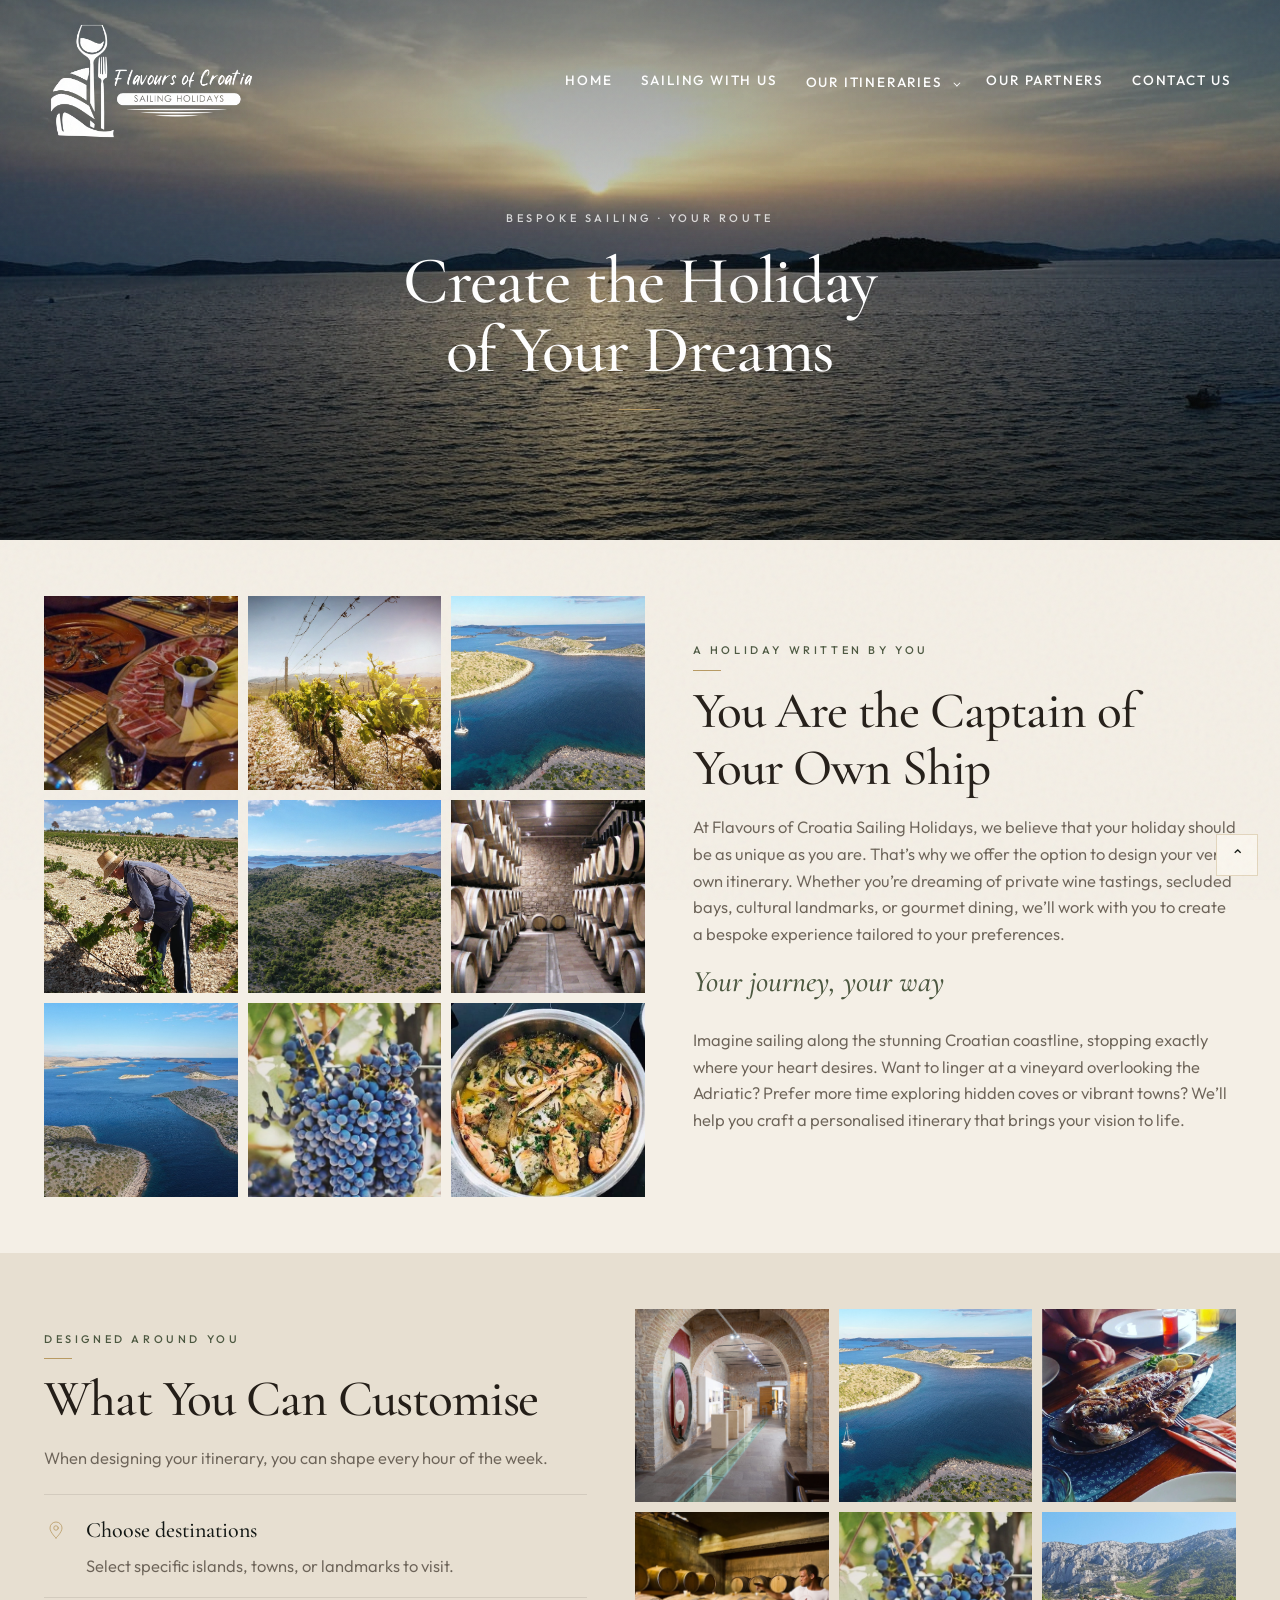
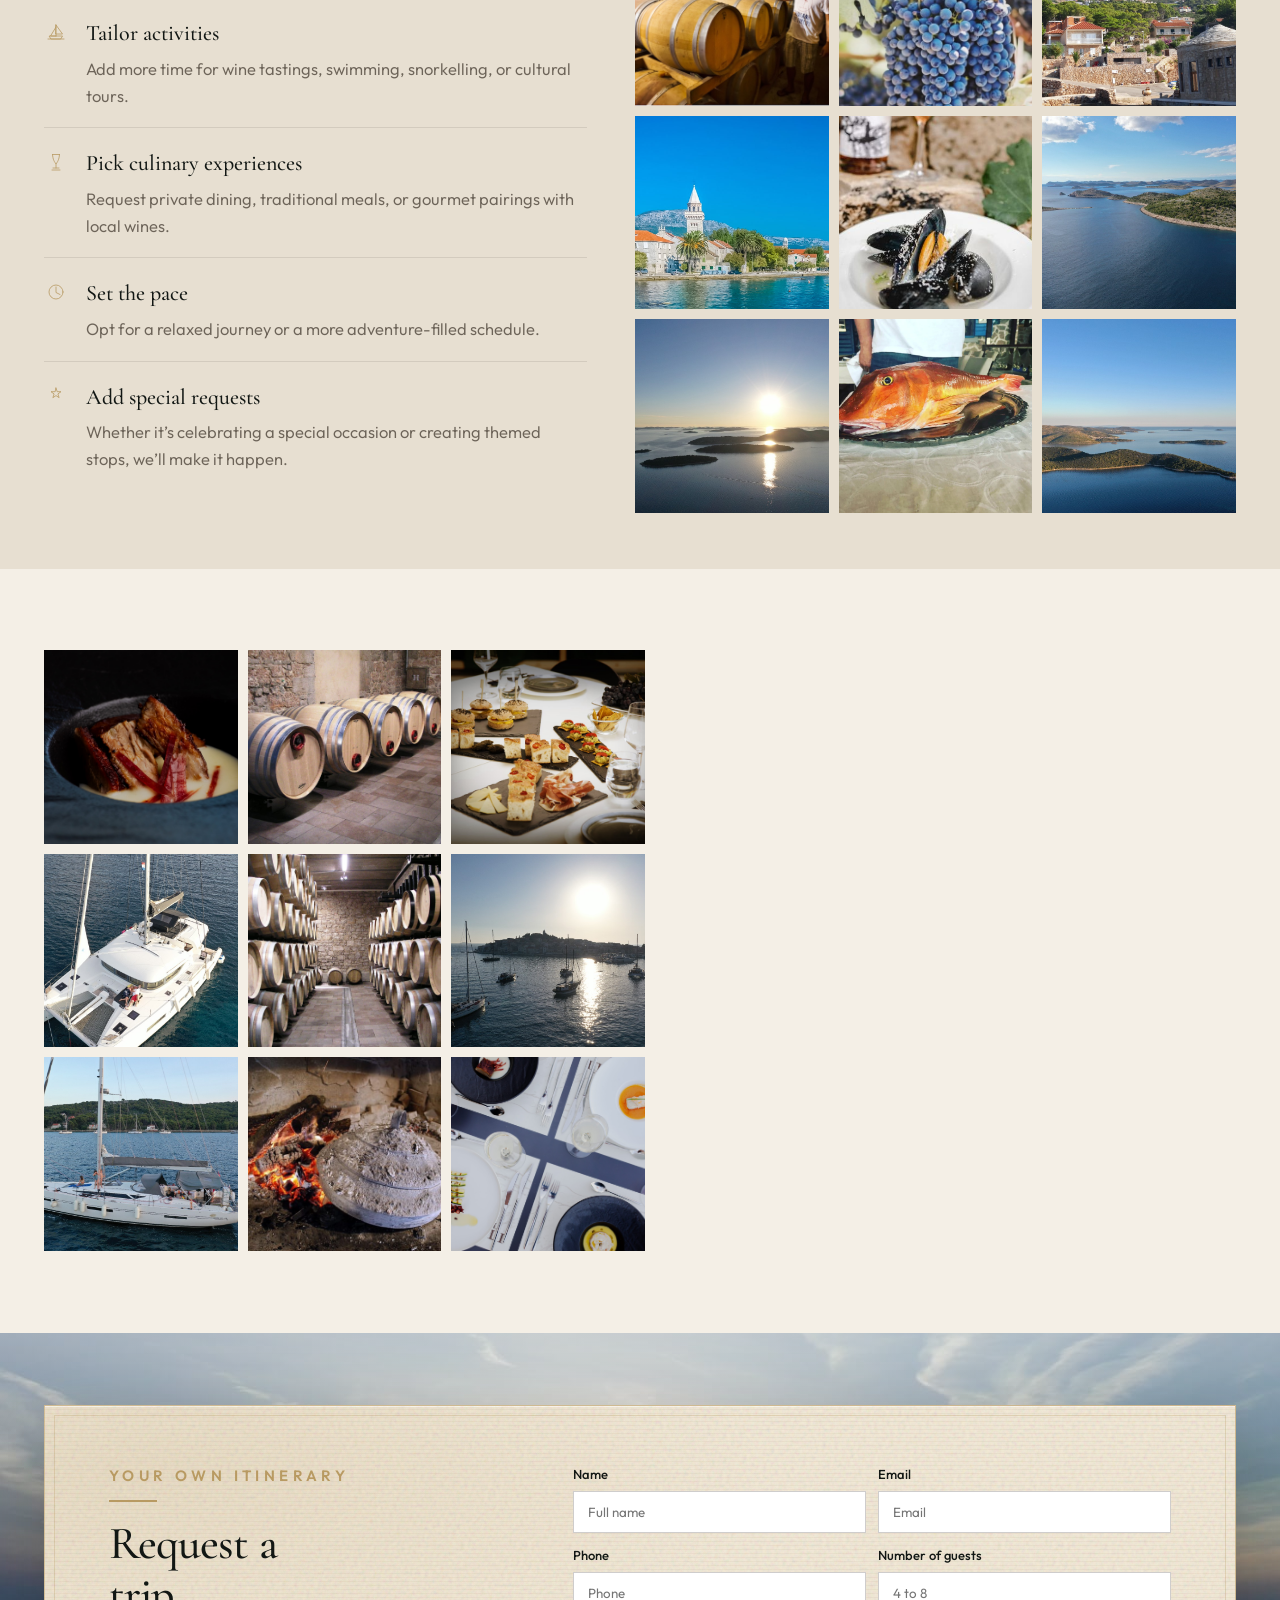
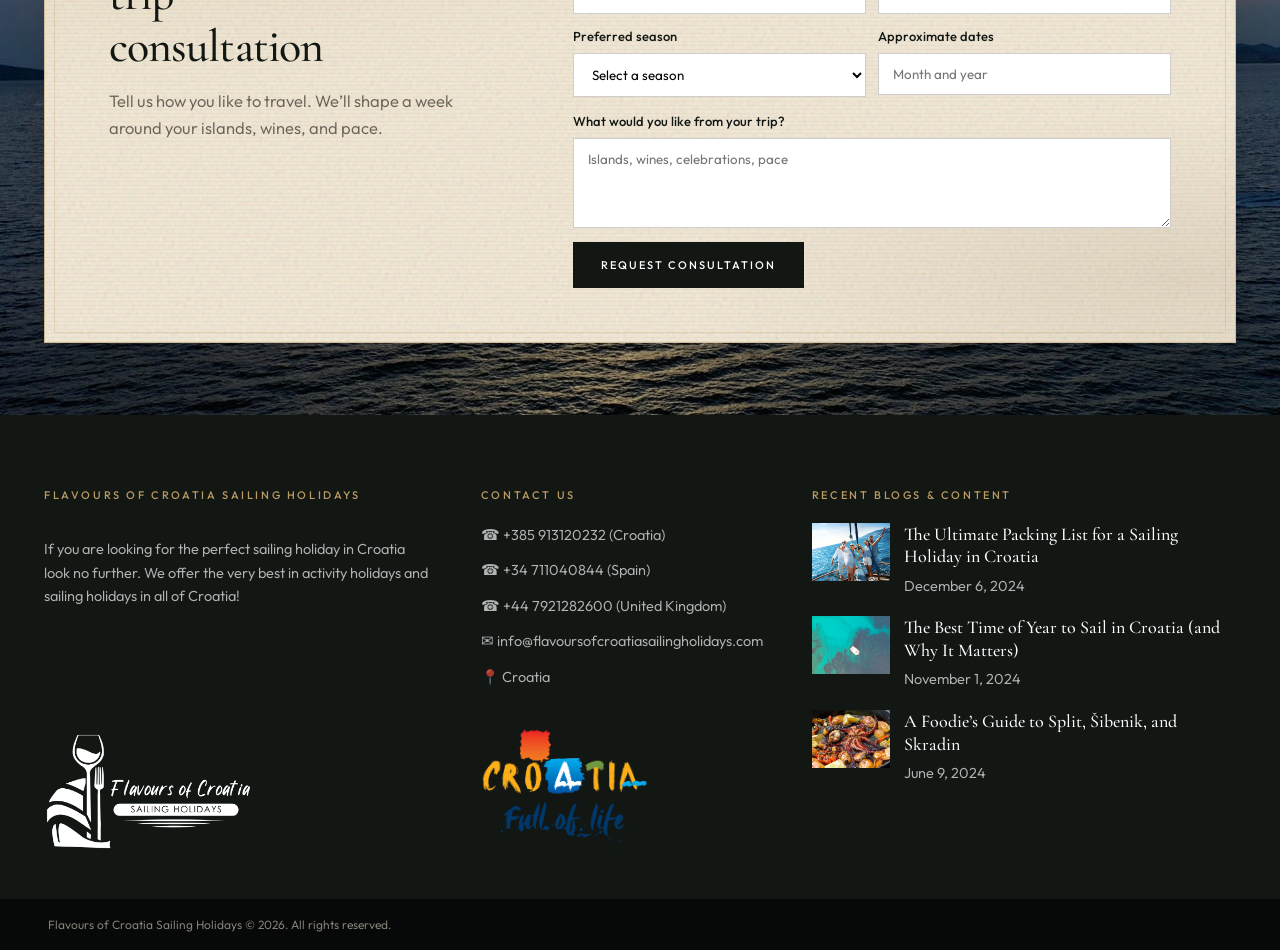
<file: custom-holiday.html>
<!DOCTYPE html>
<html lang="en">
<head>
  <meta charset="UTF-8">
  <meta name="viewport" content="width=device-width, initial-scale=1.0">
  <title>Create the Holiday of Your Dreams - Flavours of Croatia Sailing Holidays</title>
  <link rel="icon" href="favicon.ico?v=2" sizes="48x48">
  <link rel="icon" type="image/png" sizes="32x32" href="assets/favicon-32.png?v=2">
  <link rel="icon" type="image/png" sizes="512x512" href="assets/favicon-512.png?v=2">
  <link rel="apple-touch-icon" href="assets/apple-touch-icon.png?v=2">
  <link rel="preconnect" href="https://fonts.googleapis.com">
  <link rel="preconnect" href="https://fonts.gstatic.com" crossorigin>
  <link href="https://fonts.googleapis.com/css2?family=Cormorant+Garamond:ital,wght@0,400;0,500;0,600;1,400;1,500;1,600&family=Outfit:wght@300;400;500;600&display=swap" rel="stylesheet">
  <link rel="preconnect" href="https://player.vimeo.com">
  <link rel="stylesheet" href="css/styles.css?v=115">
</head>
<body>
  <header class="site-header">
    <a class="logo" href="index.html"><img src="assets/logo.png" alt="Flavours of Croatia"></a>
    <nav class="nav">
      <a href="index.html">Home</a>
      <a href="sailing-with-us.html">Sailing With Us</a>
      <div class="nav-item">
        <button type="button">Our Itineraries <span class="chevron"></span></button>
        <div class="dropdown">
          <a href="gourmet-coastal.html">Gourmet Coastal Experience</a>
          <a href="custom-holiday.html">Create the Holiday of Your Dreams</a>
        </div>
      </div>
      <a href="partners.html">Our Partners</a>
      <a href="contact.html">Contact Us</a>
    </nav>
    <button class="menu-toggle" data-menu type="button" aria-label="Open menu">☰</button>
    <nav class="mobile-nav">
      <a href="index.html">Home</a>
      <a href="sailing-with-us.html">Sailing With Us</a>
      <a href="gourmet-coastal.html">Gourmet Coastal Experience</a>
      <a href="custom-holiday.html">Create the Holiday of Your Dreams</a>
      <a href="partners.html">Our Partners</a>
      <a href="contact.html">Contact Us</a>
    </nav>
  </header>

  <section class="page-hero custom">
    <div class="hero-video" style="background-image:url('assets/video-poster-1228026490.jpg')" aria-hidden="true">
      <img class="hero-poster" src="assets/video-poster-1228026490.jpg" alt="">
      <iframe
        src="https://player.vimeo.com/video/1228026490?background=1&amp;autoplay=1&amp;muted=1&amp;loop=1&amp;autopause=0&amp;title=0&amp;byline=0&amp;portrait=0"
        allow="autoplay; fullscreen"
        title="Bespoke Croatian sailing holiday"
      ></iframe>
    </div>
    <div class="hero-copy">
      <p class="eyebrow">Bespoke sailing · Your route</p>
      <h1>Create the Holiday<br>of Your Dreams</h1>
    </div>
  </section>

  <section class="split-block">
    <div class="container split-grid">
      <div class="mosaic mosaic-9">
        <img src="assets/wp/2024-12-Taste30-low.png" alt="Appetisers">
        <img src="assets/wp/2024-12-Testament-Winery-2.png" alt="Vineyard">
        <img src="assets/nic-cove.jpg" alt="Turquoise cove">
        <img src="assets/wp/2024-12-Screenshot-2024-12-05-at-23.47.53.png" alt="Working the vines">
        <img src="assets/nic-inlet.jpg" alt="Hidden inlet">
        <img src="assets/wp/2024-12-Taste8-low.png" alt="Wine cellar">
        <img src="assets/nic-archipelago.jpg" alt="Dalmatian islands">
        <img src="assets/g14.png" alt="Grapes">
        <img src="assets/wp/2024-12-Taste11-low.png" alt="Seafood stew">
        <img class="mobile-fill" src="assets/nic-cat-reef.jpg" alt="Catamaran in clear water">
      </div>
      <div class="split-copy">
        <p class="eyebrow dark">A holiday written by you</p>
        <h2>You Are the Captain of Your Own Ship</h2>
        <p>At Flavours of Croatia Sailing Holidays, we believe that your holiday should be as unique as you are. That’s why we offer the option to design your very own itinerary. Whether you’re dreaming of private wine tastings, secluded bays, cultural landmarks, or gourmet dining, we’ll work with you to create a bespoke experience tailored to your preferences.</p>
        <h3 class="soft-title">Your journey, your way</h3>
        <p>Imagine sailing along the stunning Croatian coastline, stopping exactly where your heart desires. Want to linger at a vineyard overlooking the Adriatic? Prefer more time exploring hidden coves or vibrant towns? We’ll help you craft a personalised itinerary that brings your vision to life.</p>
      </div>
    </div>
  </section>

  <section class="split-block sand">
    <div class="container split-grid reverse">
      <div class="split-copy">
        <p class="eyebrow dark">Designed around you</p>
        <h2>What You Can Customise</h2>
        <p>When designing your itinerary, you can shape every hour of the week.</p>
        <ul class="custom-list">
          <li>
            <span class="custom-ico" aria-hidden="true">
              <svg viewBox="0 0 48 48" fill="none" stroke="currentColor" stroke-width="1.6" stroke-linecap="round" stroke-linejoin="round">
                <path d="M24 42s-12-11.2-12-20a12 12 0 1 1 24 0c0 8.8-12 20-12 20z"/>
                <circle cx="24" cy="22" r="4.5"/>
              </svg>
            </span>
            <div>
              <strong>Choose destinations</strong>
              Select specific islands, towns, or landmarks to visit.
            </div>
          </li>
          <li>
            <span class="custom-ico" aria-hidden="true">
              <svg viewBox="0 0 48 48" fill="none" stroke="currentColor" stroke-width="1.6" stroke-linecap="round" stroke-linejoin="round">
                <path d="M8 38h32"/>
                <path d="M11 32h26l-3.5 6H14.5z"/>
                <path d="M24 32V10"/>
                <path d="M24 10l13 18H24z"/>
                <path d="M24 14L13 32h11"/>
              </svg>
            </span>
            <div>
              <strong>Tailor activities</strong>
              Add more time for wine tastings, swimming, snorkelling, or cultural tours.
            </div>
          </li>
          <li>
            <span class="custom-ico" aria-hidden="true">
              <svg viewBox="0 0 48 48" fill="none" stroke="currentColor" stroke-width="1.6" stroke-linecap="round" stroke-linejoin="round">
                <path d="M17 9h14"/>
                <path d="M17 9c.6 10 4.2 16 7 18.5"/>
                <path d="M31 9c-.6 10-4.2 16-7 18.5"/>
                <path d="M24 27.5V36"/>
                <path d="M18 36h12"/>
                <path d="M16 40h16"/>
              </svg>
            </span>
            <div>
              <strong>Pick culinary experiences</strong>
              Request private dining, traditional meals, or gourmet pairings with local wines.
            </div>
          </li>
          <li>
            <span class="custom-ico" aria-hidden="true">
              <svg viewBox="0 0 48 48" fill="none" stroke="currentColor" stroke-width="1.6" stroke-linecap="round" stroke-linejoin="round">
                <circle cx="24" cy="24" r="14"/>
                <path d="M24 14v11l8 4"/>
              </svg>
            </span>
            <div>
              <strong>Set the pace</strong>
              Opt for a relaxed journey or a more adventure-filled schedule.
            </div>
          </li>
          <li>
            <span class="custom-ico" aria-hidden="true">
              <svg viewBox="0 0 48 48" fill="none" stroke="currentColor" stroke-width="1.6" stroke-linecap="round" stroke-linejoin="round">
                <path d="M24 8l2.4 7.4H34l-6.2 4.5 2.4 7.4L24 23.2l-6.2 4.1 2.4-7.4L14 15.4h7.6z"/>
              </svg>
            </span>
            <div>
              <strong>Add special requests</strong>
              Whether it’s celebrating a special occasion or creating themed stops, we’ll make it happen.
            </div>
          </li>
        </ul>
      </div>
      <div class="mosaic mosaic-12">
        <img src="assets/wp/2024-10-843A2289-scaled-1.png" alt="Mediterranean interior">
        <img src="assets/nic-cove.jpg" alt="Turquoise cove">
        <img src="assets/g1.png" alt="Whole grilled fish">
        <img src="assets/wp/2024-12-Taste21-low.png" alt="Mussels">
        <img src="assets/g14.png" alt="White grapes">
        <img src="assets/wp/2024-12-Gallery20.png" alt="Villa and pool">
        <img src="assets/wp/2024-12-Kastela-4.png" alt="Coastal town">
        <img src="assets/wp/2024-12-Ante-Sladic-Vino-4.png" alt="Wine barrels">
        <img src="assets/nic-islands.jpg" alt="Island chain">
        <img src="assets/nic-sunset-islands.jpg" alt="Sunset over the islands">
        <img src="assets/g13.png" alt="Yacht cabin">
        <img src="assets/nic-coast.jpg" alt="Coastal panorama">
      </div>
    </div>
  </section>

  <section class="split-block">
    <div class="container split-grid">
      <div class="mosaic mosaic-9">
        <img src="assets/wp/2024-12-5N4A1255-scaled-1.png" alt="Wine and cheese">
        <img src="assets/wp/2024-12-Taste9-low.png" alt="Gourmet dish">
        <img src="assets/wp/2024-12-Testament-Winery-3-1-1.png" alt="Vineyard rows">
        <img src="assets/nic-cat-foredeck.jpg" alt="Guests on deck">
        <img src="assets/wp/2024-12-Taste8-low.png" alt="Cellar barrels">
        <img src="assets/nic-harbour.jpg" alt="Harbour town at sunset">
        <img src="assets/nic-house-cove.jpg" alt="House above a hidden cove">
        <img src="assets/wp/2024-12-Taste33-low.png" alt="Peka over the fire">
        <img src="assets/wp/2024-12-5N4A1220-scaled-1.png" alt="Shared table">
        <img class="mobile-fill" src="assets/nic-inlet.jpg" alt="Quiet inlet">
      </div>
      <div class="split-copy">
        <p class="eyebrow dark">Four simple steps</p>
        <h2>How It Works</h2>
        <ol class="steps">
          <li>
            <span>01</span>
            <div>
              <h3>Consultation</h3>
              <p>Share your preferences, dreams, and must-see destinations.</p>
            </div>
          </li>
          <li>
            <span>02</span>
            <div>
              <h3>Itinerary planning</h3>
              <p>We’ll craft a custom plan, ensuring every detail is tailored to you.</p>
            </div>
          </li>
          <li>
            <span>03</span>
            <div>
              <h3>Approval &amp; refinement</h3>
              <p>Review the proposed itinerary and make any adjustments.</p>
            </div>
          </li>
          <li>
            <span>04</span>
            <div>
              <h3>Set sail</h3>
              <p>Relax and enjoy your personalised Croatian adventure.</p>
            </div>
          </li>
        </ol>
        <p><a class="btn" href="#consultation">Design your holiday</a></p>
      </div>
    </div>
  </section>

  <section class="newsletter consult-band" id="consultation">
    <div class="hero-video" style="background-image:url('assets/video-poster-1228026490.jpg')" aria-hidden="true">
      <img class="hero-poster" src="assets/video-poster-1228026490.jpg" alt="">
      <iframe
        src="https://player.vimeo.com/video/1228026490?background=1&amp;autoplay=1&amp;muted=1&amp;loop=1&amp;autopause=0&amp;title=0&amp;byline=0&amp;portrait=0"
        allow="autoplay; fullscreen; picture-in-picture"
        title="Croatian coastline"
      ></iframe>
    </div>
    <div class="container newsletter-row consult-row">
      <div class="newsletter-copy">
        <p class="kicker">Your own itinerary</p>
        <h2>Request a trip consultation</h2>
        <p>Tell us how you like to travel. We’ll shape a week around your islands, wines, and pace.</p>
      </div>
      <form class="consult-form" name="contact" method="POST" action="/custom-holiday.html?sent=1" data-netlify="true" data-form>
        <input type="hidden" name="form-name" value="contact">
        <input type="hidden" name="source" value="Create the Holiday of Your Dreams">
        <div class="consult-grid">
          <label>Name
            <input name="name" placeholder="Full name" required>
          </label>
          <label>Email
            <input type="email" name="email" placeholder="Email" required>
          </label>
          <label>Phone
            <input name="phone" placeholder="Phone" required>
          </label>
          <label>Number of guests
            <input name="guests" placeholder="4 to 8" required>
          </label>
          <label>Preferred season
            <select name="season" required>
              <option value="">Select a season</option>
              <option>May to June</option>
              <option>July to August</option>
              <option>September to October</option>
              <option>Not sure yet</option>
            </select>
          </label>
          <label>Approximate dates
            <input name="dates" placeholder="Month and year">
          </label>
        </div>
        <label>What would you like from your trip?
          <textarea name="message" rows="4" placeholder="Islands, wines, celebrations, pace"></textarea>
        </label>
        <button type="submit">Request consultation</button>
        <p class="form-note">Thank you for your submission. We’ll be in touch shortly to start planning your trip.</p>
      </form>
    </div>
  </section>


  <footer class="site-footer">
    <div class="container footer-grid">
      <div class="footer-brand">
        <h4>Flavours of Croatia Sailing Holidays</h4>
        <p>If you are looking for the perfect sailing holiday in Croatia look no further. We offer the very best in activity holidays and sailing holidays in all of Croatia!</p>
        <img class="footer-logo" src="assets/logo.png" alt="">
      </div>
      <div class="footer-contact">
        <h4>Contact Us</h4>
        <ul>
          <li>☎ <a href="tel:+385913120232">+385 913120232</a> (Croatia)</li>
          <li>☎ <a href="tel:+34711040844">+34 711040844</a> (Spain)</li>
          <li>☎ <a href="tel:+447921282600">+44 7921282600</a> (United Kingdom)</li>
          <li>✉ <a href="mailto:info@flavoursofcroatiasailingholidays.com">info@flavoursofcroatiasailingholidays.com</a></li>
          <li>📍 Croatia</li>
        </ul>
        <a class="board-logo" href="https://www.dalmatiasibenik.hr/en/" target="_blank" rel="noopener noreferrer" aria-label="Croatia Full of life">
          <img src="assets/croatia-full-of-life.png?v=3" alt="Croatia Full of life">
        </a>
      </div>
      <div>
        <h4>Recent Blogs &amp; Content</h4>
        <a class="footer-blog" href="blog/packing-list.html"><img src="assets/blog-packing.jpg" alt=""><div><h3>The Ultimate Packing List for a Sailing Holiday in Croatia</h3><small>December 6, 2024</small></div></a>
        <a class="footer-blog" href="blog/best-time.html"><img src="assets/nic-cat-reef.jpg" alt=""><div><h3>The Best Time of Year to Sail in Croatia (and Why It Matters)</h3><small>November 1, 2024</small></div></a>
        <a class="footer-blog" href="blog/foodie-guide.html"><img src="assets/blog-food.png" alt=""><div><h3>A Foodie’s Guide to Split, Šibenik, and Skradin</h3><small>June 9, 2024</small></div></a>
      </div>
    </div>
    <div class="legal"><span>Flavours of Croatia Sailing Holidays © 2026. All rights reserved.</span></div>
  </footer>
  <button class="to-top" type="button" aria-label="Back to top">⌃</button>
  <script src="https://player.vimeo.com/api/player.js"></script>
  <script src="js/main.js?v=27"></script>
</body>
</html>
</file>
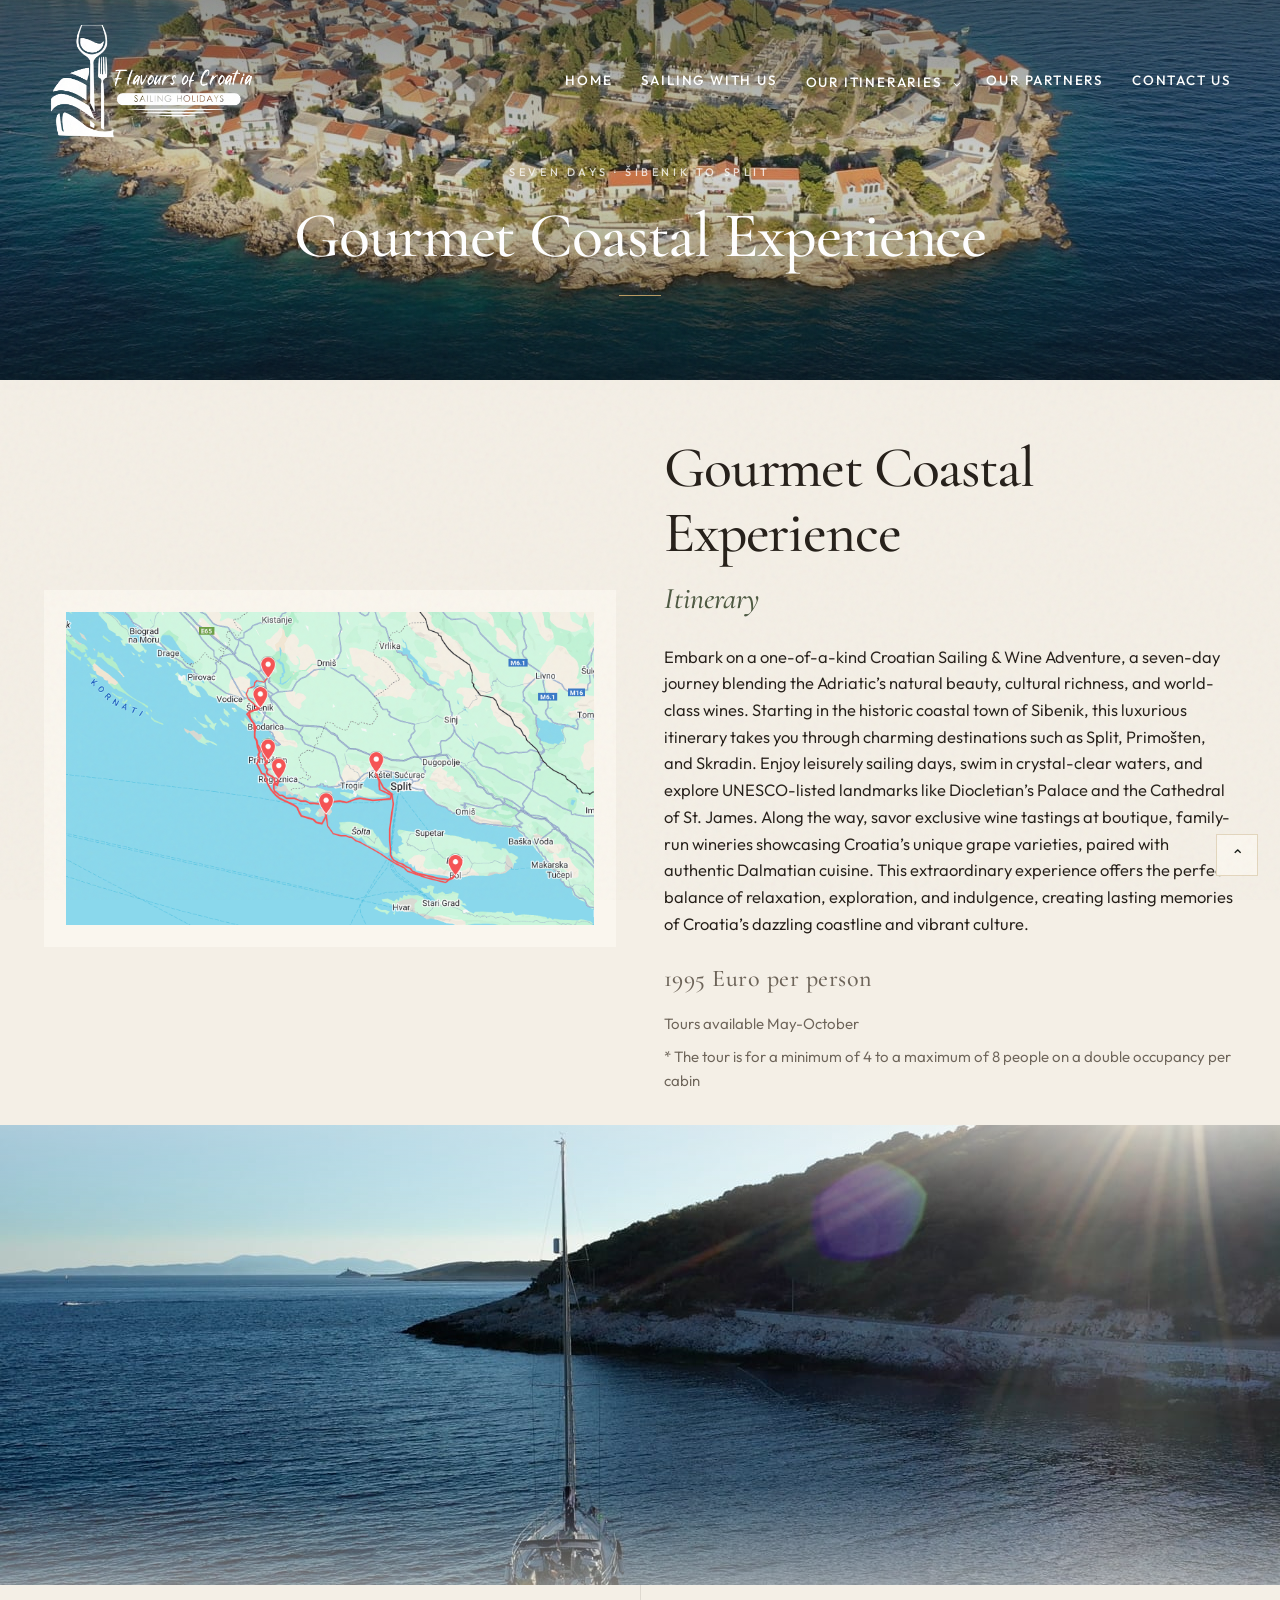
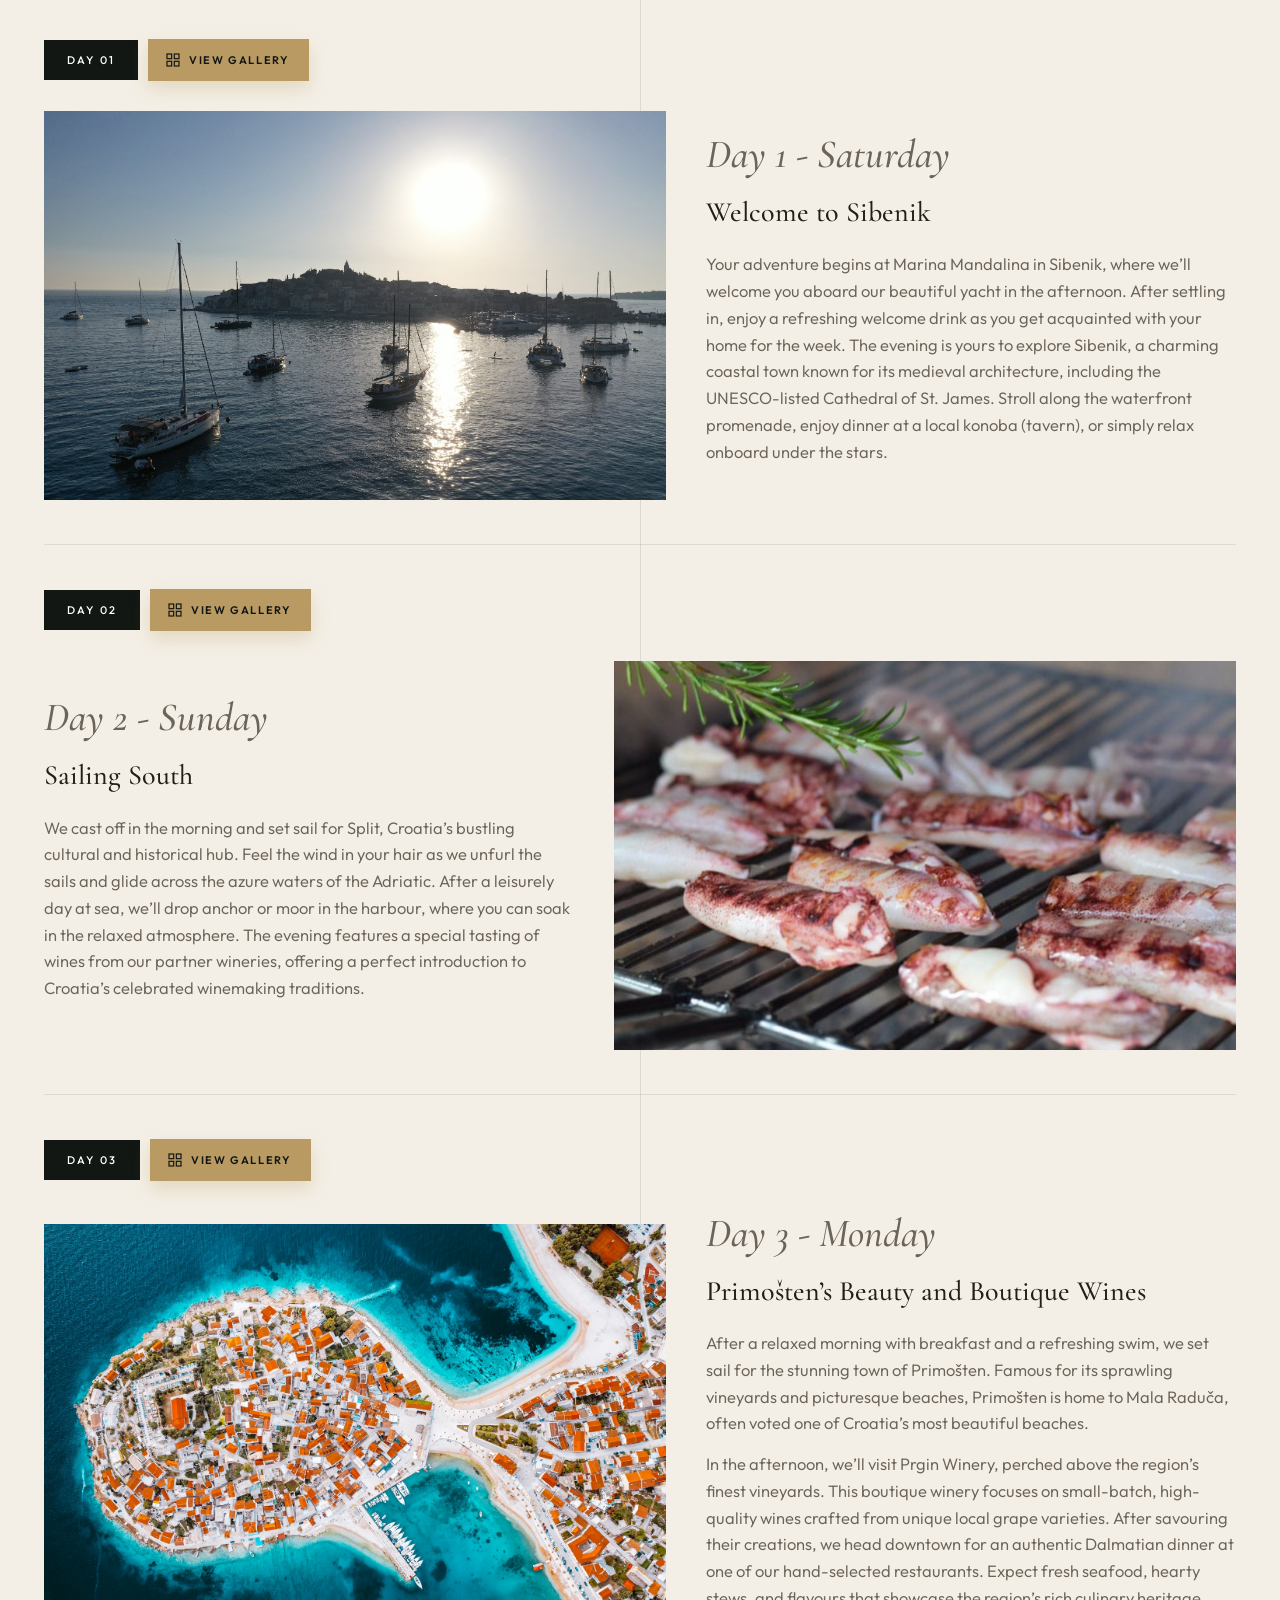
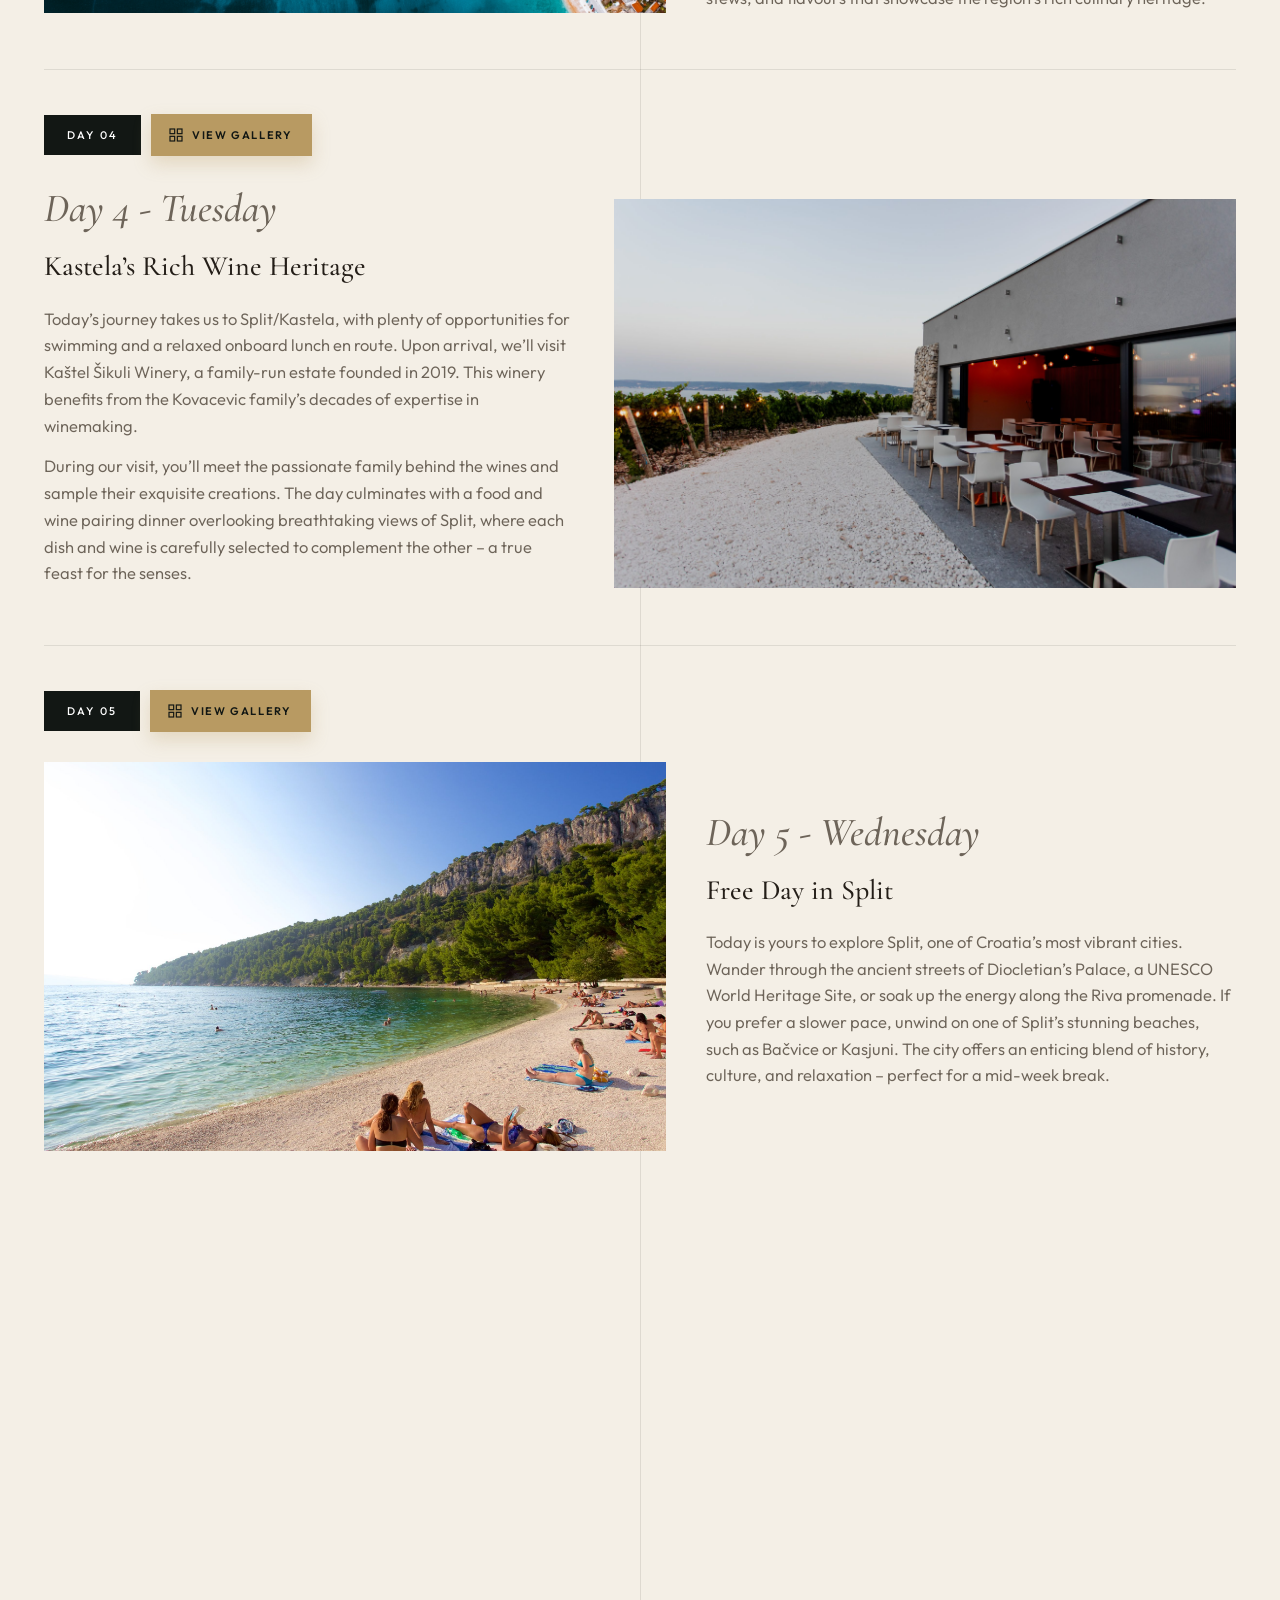
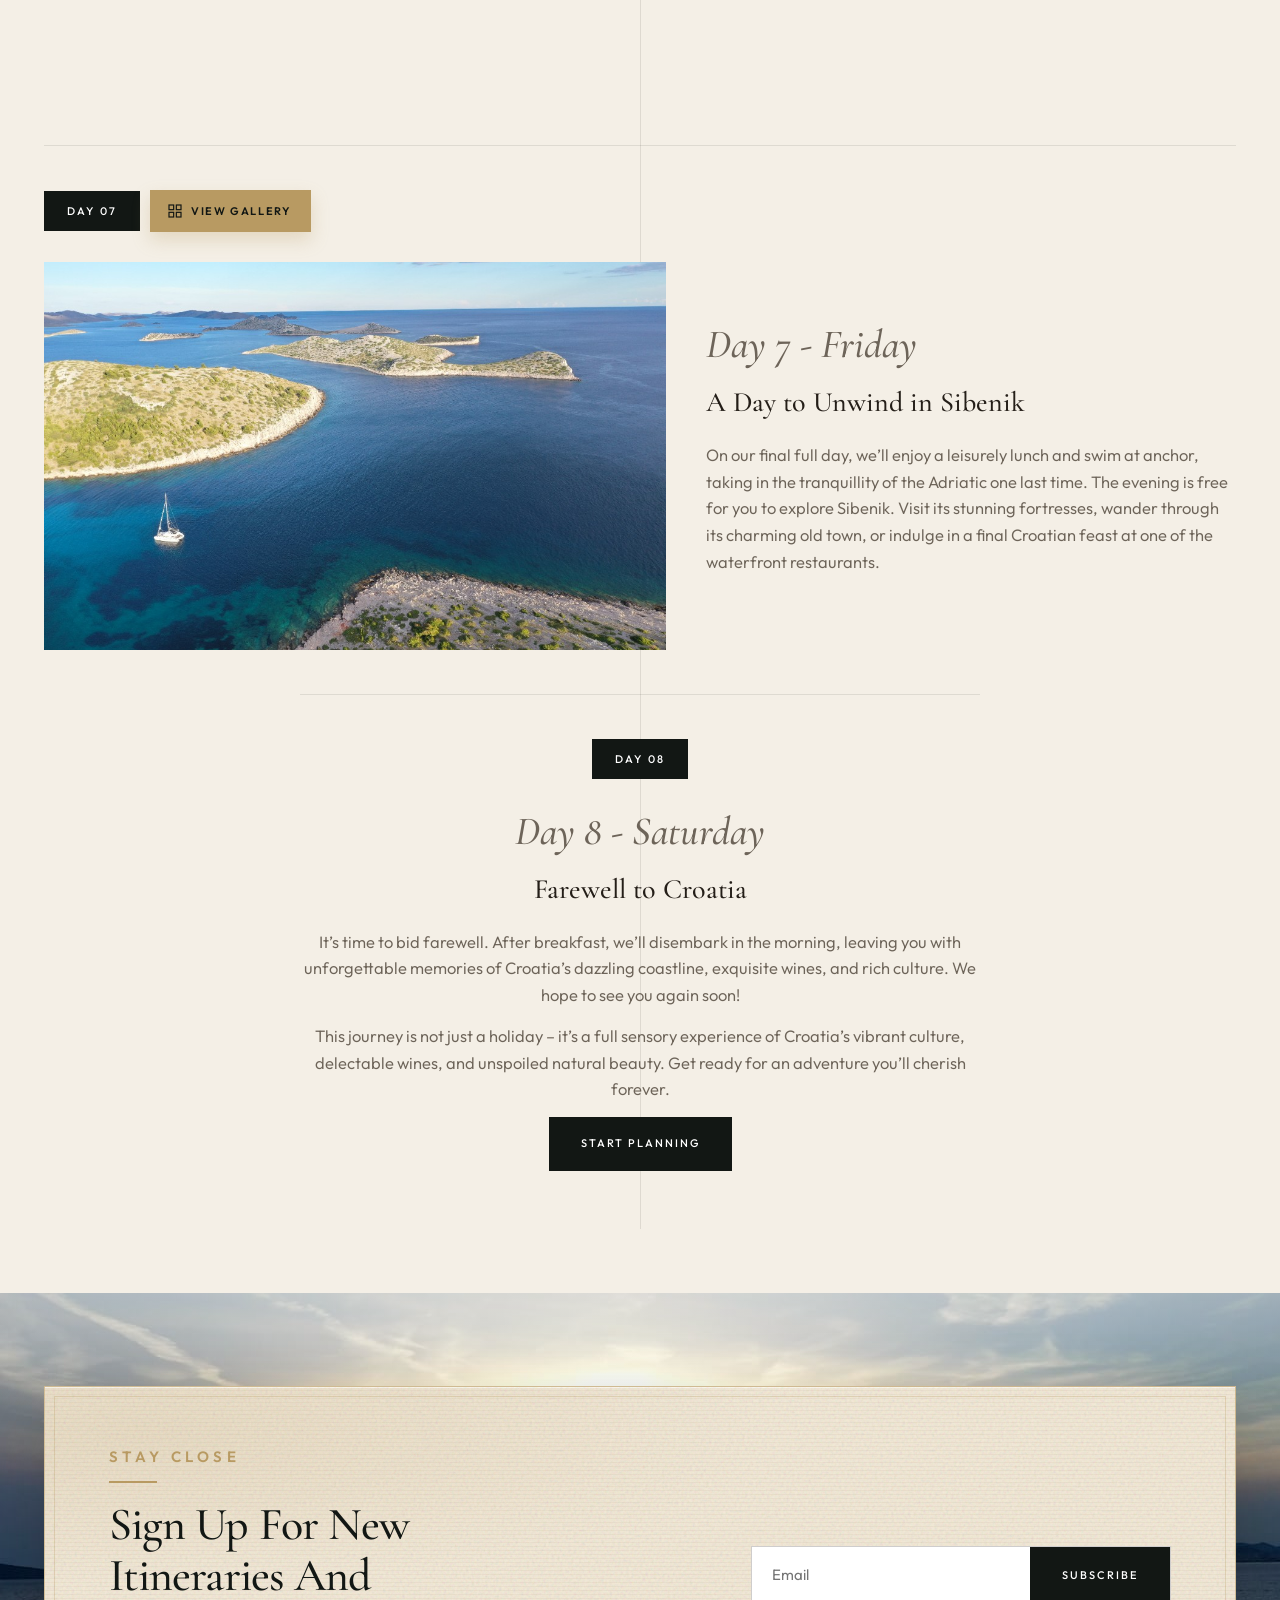
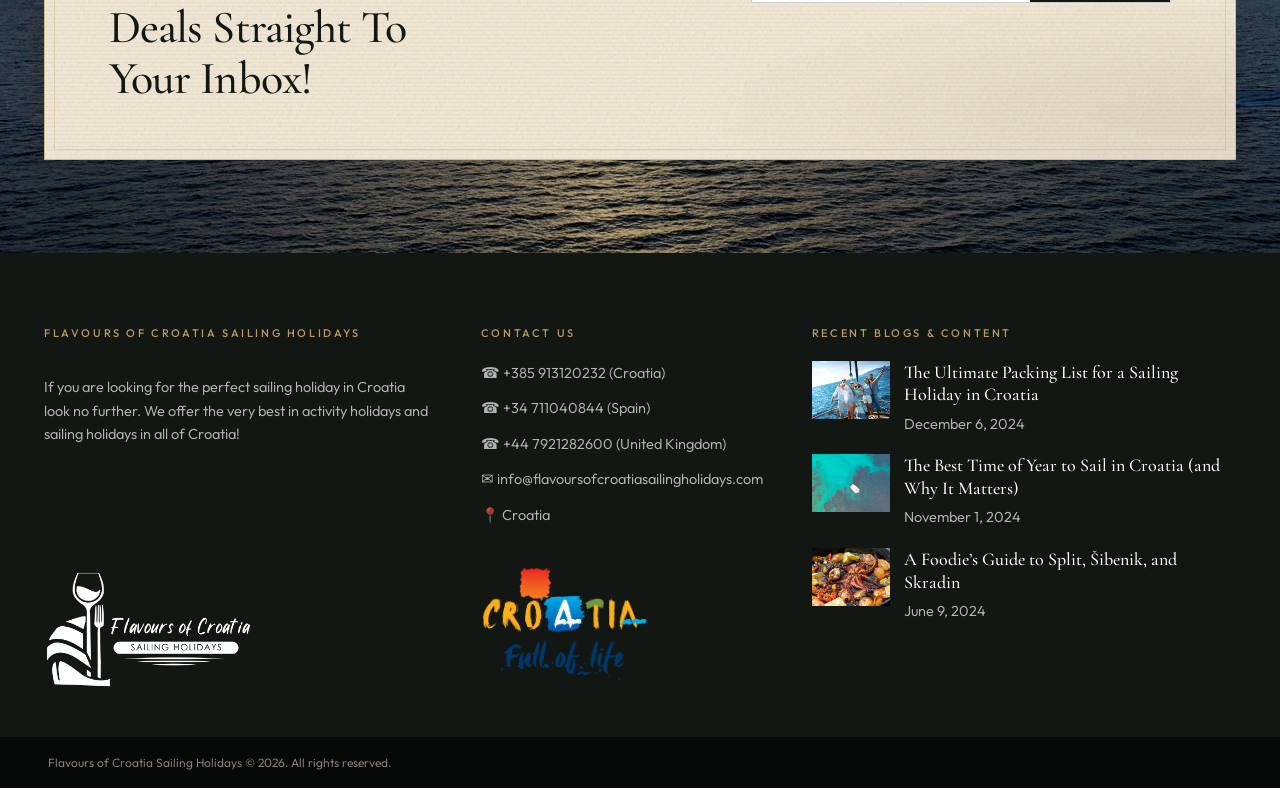
<file: gourmet-coastal.html>
<!DOCTYPE html>
<html lang="en">
<head>
  <meta charset="UTF-8">
  <meta name="viewport" content="width=device-width, initial-scale=1.0">
  <title>Gourmet Coastal Experience – Flavours of Croatia Sailing Holidays</title>
  <link rel="icon" href="favicon.ico?v=2" sizes="48x48">
  <link rel="icon" type="image/png" sizes="32x32" href="assets/favicon-32.png?v=2">
  <link rel="icon" type="image/png" sizes="512x512" href="assets/favicon-512.png?v=2">
  <link rel="apple-touch-icon" href="assets/apple-touch-icon.png?v=2">
  <link rel="preconnect" href="https://fonts.googleapis.com">
  <link rel="preconnect" href="https://fonts.gstatic.com" crossorigin>
  <link href="https://fonts.googleapis.com/css2?family=Cormorant+Garamond:ital,wght@0,400;0,500;0,600;1,400;1,500;1,600&family=Outfit:wght@300;400;500;600&display=swap" rel="stylesheet">
  <link rel="preconnect" href="https://player.vimeo.com">
  <link rel="stylesheet" href="css/styles.css?v=115">
</head>
<body>
  <header class="site-header">
    <a class="logo" href="index.html"><img src="assets/logo.png" alt="Flavours of Croatia"></a>
    <nav class="nav">
      <a href="index.html">Home</a>
      <a href="sailing-with-us.html">Sailing With Us</a>
      <div class="nav-item">
        <button type="button">Our Itineraries <span class="chevron"></span></button>
        <div class="dropdown">
          <a href="gourmet-coastal.html">Gourmet Coastal Experience</a>
          <a href="custom-holiday.html">Create the Holiday of Your Dreams</a>
        </div>
      </div>
      <a href="partners.html">Our Partners</a>
      <a href="contact.html">Contact Us</a>
    </nav>
    <button class="menu-toggle" data-menu type="button" aria-label="Open menu">☰</button>
    <nav class="mobile-nav">
      <a href="index.html">Home</a>
      <a href="sailing-with-us.html">Sailing With Us</a>
      <a href="gourmet-coastal.html">Gourmet Coastal Experience</a>
      <a href="custom-holiday.html">Create the Holiday of Your Dreams</a>
      <a href="partners.html">Our Partners</a>
      <a href="contact.html">Contact Us</a>
    </nav>
  </header>

  <section class="page-hero gourmet">
    <div class="hero-video" style="background-image:url('assets/video-poster-1228009958.jpg')" aria-hidden="true">
      <img class="hero-poster" src="assets/video-poster-1228009958.jpg" alt="">
      <iframe
        src="https://player.vimeo.com/video/1228009958?background=1&amp;autoplay=1&amp;muted=1&amp;loop=1&amp;autopause=0&amp;title=0&amp;byline=0&amp;portrait=0"
        allow="autoplay; fullscreen"
        title="Gourmet coastal sailing"
      ></iframe>
    </div>
    <div class="hero-copy">
      <p class="eyebrow">Seven days · Šibenik to Split</p>
      <h1>Gourmet Coastal Experience</h1>
    </div>
  </section>

  <section class="itinerary-intro">
    <div class="container itinerary-intro-grid">
      <figure class="route-map">
        <img src="assets/wp/2025-04-Gourmet-Itinery.png" alt="Gourmet Coastal Experience sailing route map">
      </figure>
      <div>
        <h2>Gourmet Coastal Experience</h2>
        <h3 class="soft-title">Itinerary</h3>
        <p>Embark on a one-of-a-kind Croatian Sailing &amp; Wine Adventure, a seven-day journey blending the Adriatic’s natural beauty, cultural richness, and world-class wines. Starting in the historic coastal town of Sibenik, this luxurious itinerary takes you through charming destinations such as Split, Primošten, and Skradin. Enjoy leisurely sailing days, swim in crystal-clear waters, and explore UNESCO-listed landmarks like Diocletian’s Palace and the Cathedral of St. James. Along the way, savor exclusive wine tastings at boutique, family-run wineries showcasing Croatia’s unique grape varieties, paired with authentic Dalmatian cuisine. This extraordinary experience offers the perfect balance of relaxation, exploration, and indulgence, creating lasting memories of Croatia’s dazzling coastline and vibrant culture.</p>
        <div class="itinerary-notes">
          <p class="trip-price">1995 Euro per person</p>
          <p>Tours available May-October</p>
          <p>* The tour is for a minimum of 4 to a maximum of 8 people on a double occupancy per cabin</p>
        </div>
      </div>
    </div>
  </section>

  <section class="video-band" aria-hidden="true">
    <div class="hero-video" style="background-image:url('assets/video-poster-1228025295.jpg')">
      <img class="hero-poster" src="assets/video-poster-1228025295.jpg" alt="">
      <iframe
        src="https://player.vimeo.com/video/1228025295?background=1&amp;autoplay=1&amp;muted=1&amp;loop=1&amp;autopause=0&amp;title=0&amp;byline=0&amp;portrait=0"
        allow="autoplay; fullscreen"
        title="Sailing the gourmet coastal route"
      ></iframe>
    </div>
  </section>

  <section class="journal">
    <div class="container">

      <article class="day" data-day>
        <div class="day-tabs">
          <button class="tab is-active" type="button" data-tab="story">Day 01</button>
          <button class="tab" type="button" data-tab="gallery">View gallery</button>
        </div>
        <div class="day-story is-open" data-panel="story">
          <div class="day-visual"><div class="day-photo"><img src="assets/nic-harbour.jpg" alt="Harbour town at sunset"></div></div>
          <div class="day-copy">
            <p class="day-mark">Day 1 - Saturday</p>
            <h3>Welcome to Sibenik</h3>
            <p>Your adventure begins at Marina Mandalina in Sibenik, where we’ll welcome you aboard our beautiful yacht in the afternoon. After settling in, enjoy a refreshing welcome drink as you get acquainted with your home for the week. The evening is yours to explore Sibenik, a charming coastal town known for its medieval architecture, including the UNESCO-listed Cathedral of St. James. Stroll along the waterfront promenade, enjoy dinner at a local konoba (tavern), or simply relax onboard under the stars.</p>
          </div>
        </div>
        <div class="gallery-grid" data-panel="gallery">
          <button type="button" data-lightbox-src="assets/wp/2018-07-Sibenik.png"><img src="assets/wp/2018-07-Sibenik.png" alt="Šibenik at dusk"></button>
          <button type="button" data-lightbox-src="assets/wp/2018-07-Marina-Mandalina-in-Sibenik.png"><img src="assets/wp/2018-07-Marina-Mandalina-in-Sibenik.png" alt="Marina Mandalina"></button>
          <button type="button" data-lightbox-src="assets/nic-inlet.jpg"><img src="assets/nic-inlet.jpg" alt="Quiet Dalmatian inlet"></button>
          <button type="button" data-lightbox-src="assets/wp/2018-07-St.James_.png"><img src="assets/wp/2018-07-St.James_.png" alt="Cathedral of St. James"></button>
          <button type="button" data-lightbox-src="assets/wp/2018-07-Sibenik-3.png"><img src="assets/wp/2018-07-Sibenik-3.png" alt="Aerial Šibenik"></button>
          <button type="button" data-lightbox-src="assets/wp/2018-07-Sibenik-2.png"><img src="assets/wp/2018-07-Sibenik-2.png" alt="Šibenik lights on the water"></button>
        </div>
      </article>

      <article class="day" data-day>
        <div class="day-tabs">
          <button class="tab is-active" type="button" data-tab="story">Day 02</button>
          <button class="tab" type="button" data-tab="gallery">View gallery</button>
        </div>
        <div class="day-story is-open" data-panel="story">
          <div class="day-visual"><div class="day-photo"><img src="assets/wp/2024-12-Flavours-of-Croatia-Tasting.png" alt="Food grilling onboard"></div></div>
          <div class="day-copy">
            <p class="day-mark">Day 2 - Sunday</p>
            <h3>Sailing South</h3>
            <p>We cast off in the morning and set sail for Split, Croatia’s bustling cultural and historical hub. Feel the wind in your hair as we unfurl the sails and glide across the azure waters of the Adriatic. After a leisurely day at sea, we’ll drop anchor or moor in the harbour, where you can soak in the relaxed atmosphere. The evening features a special tasting of wines from our partner wineries, offering a perfect introduction to Croatia’s celebrated winemaking traditions.</p>
          </div>
        </div>
        <div class="gallery-grid" data-panel="gallery">
          <button type="button" data-lightbox-src="assets/wp/2024-12-Split-2.png"><img src="assets/wp/2024-12-Split-2.png" alt="Split at night"></button>
          <button type="button" data-lightbox-src="assets/g14.png"><img src="assets/g14.png" alt="Grapes on the vine"></button>
          <button type="button" data-lightbox-src="assets/g13.png"><img src="assets/g13.png" alt="Yacht interior"></button>
          <button type="button" data-lightbox-src="assets/wp/2024-12-Flavours-of-Croatia-Tasting.png"><img src="assets/wp/2024-12-Flavours-of-Croatia-Tasting.png" alt="Grill on deck"></button>
          <button type="button" data-lightbox-src="assets/nic-hill-bay.jpg"><img src="assets/nic-hill-bay.jpg" alt="Islands from the hills"></button>
          <button type="button" data-lightbox-src="assets/wp/2024-12-Split-1.png"><img src="assets/wp/2024-12-Split-1.png" alt="Split rooftops and harbour"></button>
        </div>
      </article>

      <article class="day" data-day>
        <div class="day-tabs">
          <button class="tab is-active" type="button" data-tab="story">Day 03</button>
          <button class="tab" type="button" data-tab="gallery">View gallery</button>
        </div>
        <div class="day-story is-open" data-panel="story">
          <div class="day-visual"><div class="day-photo"><img src="assets/wp/2024-12-primosten-croatia.png" alt="Aerial view of Primošten"></div></div>
          <div class="day-copy">
            <p class="day-mark">Day 3 - Monday</p>
            <h3>Primošten’s Beauty and Boutique Wines</h3>
            <p>After a relaxed morning with breakfast and a refreshing swim, we set sail for the stunning town of Primošten. Famous for its sprawling vineyards and picturesque beaches, Primošten is home to Mala Raduča, often voted one of Croatia’s most beautiful beaches.</p>
            <p>In the afternoon, we’ll visit Prgin Winery, perched above the region’s finest vineyards. This boutique winery focuses on small-batch, high-quality wines crafted from unique local grape varieties. After savouring their creations, we head downtown for an authentic Dalmatian dinner at one of our hand-selected restaurants. Expect fresh seafood, hearty stews, and flavours that showcase the region’s rich culinary heritage.</p>
          </div>
        </div>
        <div class="gallery-grid" data-panel="gallery">
          <button type="button" data-lightbox-src="assets/wp/2024-12-primosten-croatia.png"><img src="assets/wp/2024-12-primosten-croatia.png" alt="Primošten from the air"></button>
          <button type="button" data-lightbox-src="assets/wp/2024-12-Screenshot-2024-12-05-at-23.44.50.png"><img src="assets/wp/2024-12-Screenshot-2024-12-05-at-23.44.50.png" alt="Sunset terrace"></button>
          <button type="button" data-lightbox-src="assets/wp/2024-12-Taste11-low.png"><img src="assets/wp/2024-12-Taste11-low.png" alt="Seafood feast"></button>
          <button type="button" data-lightbox-src="assets/g1.png"><img src="assets/g1.png" alt="Grilled fish"></button>
          <button type="button" data-lightbox-src="assets/wp/2024-12-Screenshot-2024-12-05-at-23.44.11.png"><img src="assets/wp/2024-12-Screenshot-2024-12-05-at-23.44.11.png" alt="Wine and charcuterie"></button>
          <button type="button" data-lightbox-src="assets/wp/2024-12-primosten-3.png"><img src="assets/wp/2024-12-primosten-3.png" alt="Primošten beach"></button>
        </div>
      </article>

      <article class="day" data-day>
        <div class="day-tabs">
          <button class="tab is-active" type="button" data-tab="story">Day 04</button>
          <button class="tab" type="button" data-tab="gallery">View gallery</button>
        </div>
        <div class="day-story is-open" data-panel="story">
          <div class="day-visual"><div class="day-photo"><img src="assets/wp/2024-12-5N4A1465-scaled-1.png" alt="Kaštel Šikuli winery terrace"></div></div>
          <div class="day-copy">
            <p class="day-mark">Day 4 - Tuesday</p>
            <h3>Kastela’s Rich Wine Heritage</h3>
            <p>Today’s journey takes us to Split/Kastela, with plenty of opportunities for swimming and a relaxed onboard lunch en route. Upon arrival, we’ll visit Kaštel Šikuli Winery, a family-run estate founded in 2019. This winery benefits from the Kovacevic family’s decades of expertise in winemaking.</p>
            <p>During our visit, you’ll meet the passionate family behind the wines and sample their exquisite creations. The day culminates with a food and wine pairing dinner overlooking breathtaking views of Split, where each dish and wine is carefully selected to complement the other – a true feast for the senses.</p>
          </div>
        </div>
        <div class="gallery-grid" data-panel="gallery">
          <button type="button" data-lightbox-src="assets/wp/2024-12-Kastela-4.png"><img src="assets/wp/2024-12-Kastela-4.png" alt="Kaštela coastal town"></button>
          <button type="button" data-lightbox-src="assets/wp/2024-12-5N4A1152-scaled-1.png"><img src="assets/wp/2024-12-5N4A1152-scaled-1.png" alt="Grilled octopus"></button>
          <button type="button" data-lightbox-src="assets/wp/2024-12-kastela-2.png"><img src="assets/wp/2024-12-kastela-2.png" alt="Stone fortress on the water"></button>
          <button type="button" data-lightbox-src="assets/wp/2024-12-5N4A0996-scaled-1.png"><img src="assets/wp/2024-12-5N4A0996-scaled-1.png" alt="Vineyard rows"></button>
          <button type="button" data-lightbox-src="assets/wp/2024-12-Kastela.png"><img src="assets/wp/2024-12-Kastela.png" alt="Peninsula village"></button>
          <button type="button" data-lightbox-src="assets/wp/2024-12-5N4A1465-scaled-1.png"><img src="assets/wp/2024-12-5N4A1465-scaled-1.png" alt="Winery terrace at dusk"></button>
        </div>
      </article>

      <article class="day" data-day>
        <div class="day-tabs">
          <button class="tab is-active" type="button" data-tab="story">Day 05</button>
          <button class="tab" type="button" data-tab="gallery">View gallery</button>
        </div>
        <div class="day-story is-open" data-panel="story">
          <div class="day-visual"><div class="day-photo"><img src="assets/wp/2024-12-Kasjuni-Beach-1-2.png" alt="Beach near Split"></div></div>
          <div class="day-copy">
            <p class="day-mark">Day 5 - Wednesday</p>
            <h3>Free Day in Split</h3>
            <p>Today is yours to explore Split, one of Croatia’s most vibrant cities. Wander through the ancient streets of Diocletian’s Palace, a UNESCO World Heritage Site, or soak up the energy along the Riva promenade. If you prefer a slower pace, unwind on one of Split’s stunning beaches, such as Bačvice or Kasjuni. The city offers an enticing blend of history, culture, and relaxation – perfect for a mid-week break.</p>
          </div>
        </div>
        <div class="gallery-grid" data-panel="gallery">
          <button type="button" data-lightbox-src="assets/wp/2024-12-kasjuni-beach-split.png"><img src="assets/wp/2024-12-kasjuni-beach-split.png" alt="Kašjuni bay"></button>
          <button type="button" data-lightbox-src="assets/wp/2024-12-Split-Croatia-Day.png"><img src="assets/wp/2024-12-Split-Croatia-Day.png" alt="Split from above"></button>
          <button type="button" data-lightbox-src="assets/wp/2024-12-Riva-promenade.png"><img src="assets/wp/2024-12-Riva-promenade.png" alt="Riva harbour"></button>
          <button type="button" data-lightbox-src="assets/wp/2024-12-Split_Diocletian_Palace_Croatia.png"><img src="assets/wp/2024-12-Split_Diocletian_Palace_Croatia.png" alt="Diocletian’s Palace at night"></button>
          <button type="button" data-lightbox-src="assets/wp/2024-12-Riva-promenade-2.png"><img src="assets/wp/2024-12-Riva-promenade-2.png" alt="Riva promenade"></button>
          <button type="button" data-lightbox-src="assets/wp/2024-12-Kasjuni-Beach-1-2.png"><img src="assets/wp/2024-12-Kasjuni-Beach-1-2.png" alt="Pebble beach"></button>
        </div>
      </article>

      <article class="day" data-day>
        <div class="day-tabs">
          <button class="tab is-active" type="button" data-tab="story">Day 06</button>
          <button class="tab" type="button" data-tab="gallery">View gallery</button>
        </div>
        <div class="day-story is-open" data-panel="story">
          <div class="day-visual"><div class="day-photo"><img src="assets/wp/2024-12-Screenshot-2024-12-05-at-23.46.39.png" alt="Vignerons in the vineyard"></div></div>
          <div class="day-copy">
            <p class="day-mark">Day 6 - Thursday</p>
            <h3>Sibenik, Skradin, and Sladić Winery</h3>
            <p>We start early and sail back toward Sibenik, stopping in Skradin, a picturesque town nestled near the Krka National Park. In the hills of Plastovo, we’ll visit Ante Sladić Winery, a historic family-run estate known for producing exceptional wines from indigenous Dalmatian grape varieties.</p>
            <p>This unique microclimate, influenced by the Krka River and the Adriatic Sea, gives the wines their distinctive character. After a guided tasting, we’ll enjoy a traditional Dalmatian dinner, featuring local dishes from Skradin – a perfect way to savour the region’s culinary roots.</p>
          </div>
        </div>
        <div class="gallery-grid" data-panel="gallery">
          <button type="button" data-lightbox-src="assets/wp/2024-12-skradin-2.png"><img src="assets/wp/2024-12-skradin-2.png" alt="Skradin harbour"></button>
          <button type="button" data-lightbox-src="assets/wp/2024-12-Ante-Sladic-Vino.png"><img src="assets/wp/2024-12-Ante-Sladic-Vino.png" alt="Pouring red wine"></button>
          <button type="button" data-lightbox-src="assets/wp/2024-12-Screenshot-2024-12-05-at-23.47.43.png"><img src="assets/wp/2024-12-Screenshot-2024-12-05-at-23.47.43.png" alt="Clams and white wine"></button>
          <button type="button" data-lightbox-src="assets/wp/2024-12-Screenshot-2024-12-05-at-23.47.53.png"><img src="assets/wp/2024-12-Screenshot-2024-12-05-at-23.47.53.png" alt="Working the vines"></button>
          <button type="button" data-lightbox-src="assets/wp/2024-12-Screenshot-2024-12-05-at-23.46.39.png"><img src="assets/wp/2024-12-Screenshot-2024-12-05-at-23.46.39.png" alt="The Sladić family"></button>
          <button type="button" data-lightbox-src="assets/wp/2024-12-Skradin-.png"><img src="assets/wp/2024-12-Skradin-.png" alt="Skradin marina"></button>
        </div>
      </article>

      <article class="day" data-day>
        <div class="day-tabs">
          <button class="tab is-active" type="button" data-tab="story">Day 07</button>
          <button class="tab" type="button" data-tab="gallery">View gallery</button>
        </div>
        <div class="day-story is-open" data-panel="story">
          <div class="day-visual"><div class="day-photo"><img src="assets/nic-cove.jpg" alt="Yacht at anchor in a turquoise bay"></div></div>
          <div class="day-copy">
            <p class="day-mark">Day 7 - Friday</p>
            <h3>A Day to Unwind in Sibenik</h3>
            <p>On our final full day, we’ll enjoy a leisurely lunch and swim at anchor, taking in the tranquillity of the Adriatic one last time. The evening is free for you to explore Sibenik. Visit its stunning fortresses, wander through its charming old town, or indulge in a final Croatian feast at one of the waterfront restaurants.</p>
          </div>
        </div>
        <div class="gallery-grid" data-panel="gallery">
          <button type="button" data-lightbox-src="assets/wp/2024-12-Sibenik-3.png"><img src="assets/wp/2024-12-Sibenik-3.png" alt="Šibenik colonnade at dusk"></button>
          <button type="button" data-lightbox-src="assets/nic-horseshoe.jpg"><img src="assets/nic-horseshoe.jpg" alt="Yacht in a hidden bay"></button>
          <button type="button" data-lightbox-src="assets/wp/2024-12-Sibenik-at-night-.png"><img src="assets/wp/2024-12-Sibenik-at-night-.png" alt="Šibenik at night"></button>
          <button type="button" data-lightbox-src="assets/wp/2024-11-5.png"><img src="assets/wp/2024-11-5.png" alt="Canapés onboard"></button>
          <button type="button" data-lightbox-src="assets/wp/2024-12-Sibenik-6.png"><img src="assets/wp/2024-12-Sibenik-6.png" alt="Šibenik hillside"></button>
          <button type="button" data-lightbox-src="assets/wp/2024-12-St-Micheals-Fortress-2.png"><img src="assets/wp/2024-12-St-Micheals-Fortress-2.png" alt="St Michael’s Fortress"></button>
        </div>
      </article>

      <article class="day farewell" data-day>
        <div class="day-tabs">
          <button class="tab is-active" type="button" data-tab="story">Day 08</button>
        </div>
        <div class="day-story is-open" data-panel="story">
          <div class="day-copy">
            <p class="day-mark">Day 8 - Saturday</p>
            <h3>Farewell to Croatia</h3>
            <p>It’s time to bid farewell. After breakfast, we’ll disembark in the morning, leaving you with unforgettable memories of Croatia’s dazzling coastline, exquisite wines, and rich culture. We hope to see you again soon!</p>
            <p>This journey is not just a holiday – it’s a full sensory experience of Croatia’s vibrant culture, delectable wines, and unspoiled natural beauty. Get ready for an adventure you’ll cherish forever.</p>
            <p><a class="btn" href="contact.html">Start planning</a></p>
          </div>
        </div>
      </article>

    </div>
  </section>

  <section class="newsletter">
    <div class="hero-video" style="background-image:url('assets/video-poster-1228026490.jpg')" aria-hidden="true">
      <img class="hero-poster" src="assets/video-poster-1228026490.jpg" alt="">
      <iframe
        src="https://player.vimeo.com/video/1228026490?background=1&amp;autoplay=1&amp;muted=1&amp;loop=1&amp;autopause=0&amp;title=0&amp;byline=0&amp;portrait=0"
        allow="autoplay; fullscreen; picture-in-picture"
        title="Croatian coastline"
      ></iframe>
    </div>
    <div class="container newsletter-row">
      <div class="newsletter-copy">
        <p class="kicker">Stay close</p>
        <h2>Sign Up For New Itineraries And Deals Straight To Your Inbox!</h2>
      </div>
      <form class="subscribe-form" name="newsletter" method="POST" action="/gourmet-coastal.html?sent=1" data-netlify="true" data-form>
        <input type="hidden" name="form-name" value="newsletter">
        <div class="subscribe-row">
          <input type="email" name="email" placeholder="Email" required>
          <button type="submit">Subscribe</button>
        </div>
        <p class="form-note">Thank you — you’re on the list.</p>
      </form>
    </div>
  </section>


  <footer class="site-footer">
    <div class="container footer-grid">
      <div class="footer-brand">
        <h4>Flavours of Croatia Sailing Holidays</h4>
        <p>If you are looking for the perfect sailing holiday in Croatia look no further. We offer the very best in activity holidays and sailing holidays in all of Croatia!</p>
        <img class="footer-logo" src="assets/logo.png" alt="">
      </div>
      <div class="footer-contact">
        <h4>Contact Us</h4>
        <ul>
          <li>☎ <a href="tel:+385913120232">+385 913120232</a> (Croatia)</li>
          <li>☎ <a href="tel:+34711040844">+34 711040844</a> (Spain)</li>
          <li>☎ <a href="tel:+447921282600">+44 7921282600</a> (United Kingdom)</li>
          <li>✉ <a href="mailto:info@flavoursofcroatiasailingholidays.com">info@flavoursofcroatiasailingholidays.com</a></li>
          <li>📍 Croatia</li>
        </ul>
        <a class="board-logo" href="https://www.dalmatiasibenik.hr/en/" target="_blank" rel="noopener noreferrer" aria-label="Croatia Full of life">
          <img src="assets/croatia-full-of-life.png?v=3" alt="Croatia Full of life">
        </a>
      </div>
      <div>
        <h4>Recent Blogs &amp; Content</h4>
        <a class="footer-blog" href="blog/packing-list.html"><img src="assets/blog-packing.jpg" alt=""><div><h3>The Ultimate Packing List for a Sailing Holiday in Croatia</h3><small>December 6, 2024</small></div></a>
        <a class="footer-blog" href="blog/best-time.html"><img src="assets/nic-cat-reef.jpg" alt=""><div><h3>The Best Time of Year to Sail in Croatia (and Why It Matters)</h3><small>November 1, 2024</small></div></a>
        <a class="footer-blog" href="blog/foodie-guide.html"><img src="assets/blog-food.png" alt=""><div><h3>A Foodie’s Guide to Split, Šibenik, and Skradin</h3><small>June 9, 2024</small></div></a>
      </div>
    </div>
    <div class="legal">
      <span>Flavours of Croatia Sailing Holidays © 2026. All rights reserved.</span>
    </div>
  </footer>

  <button class="to-top" type="button" aria-label="Back to top">⌃</button>
  <div class="lightbox" data-lightbox hidden>
    <button type="button" class="lightbox-close" data-lightbox-close aria-label="Close">×</button>
    <img alt="">
  </div>
  <script src="https://player.vimeo.com/api/player.js"></script>
  <script src="js/main.js?v=27"></script>
</body>
</html>
</file>
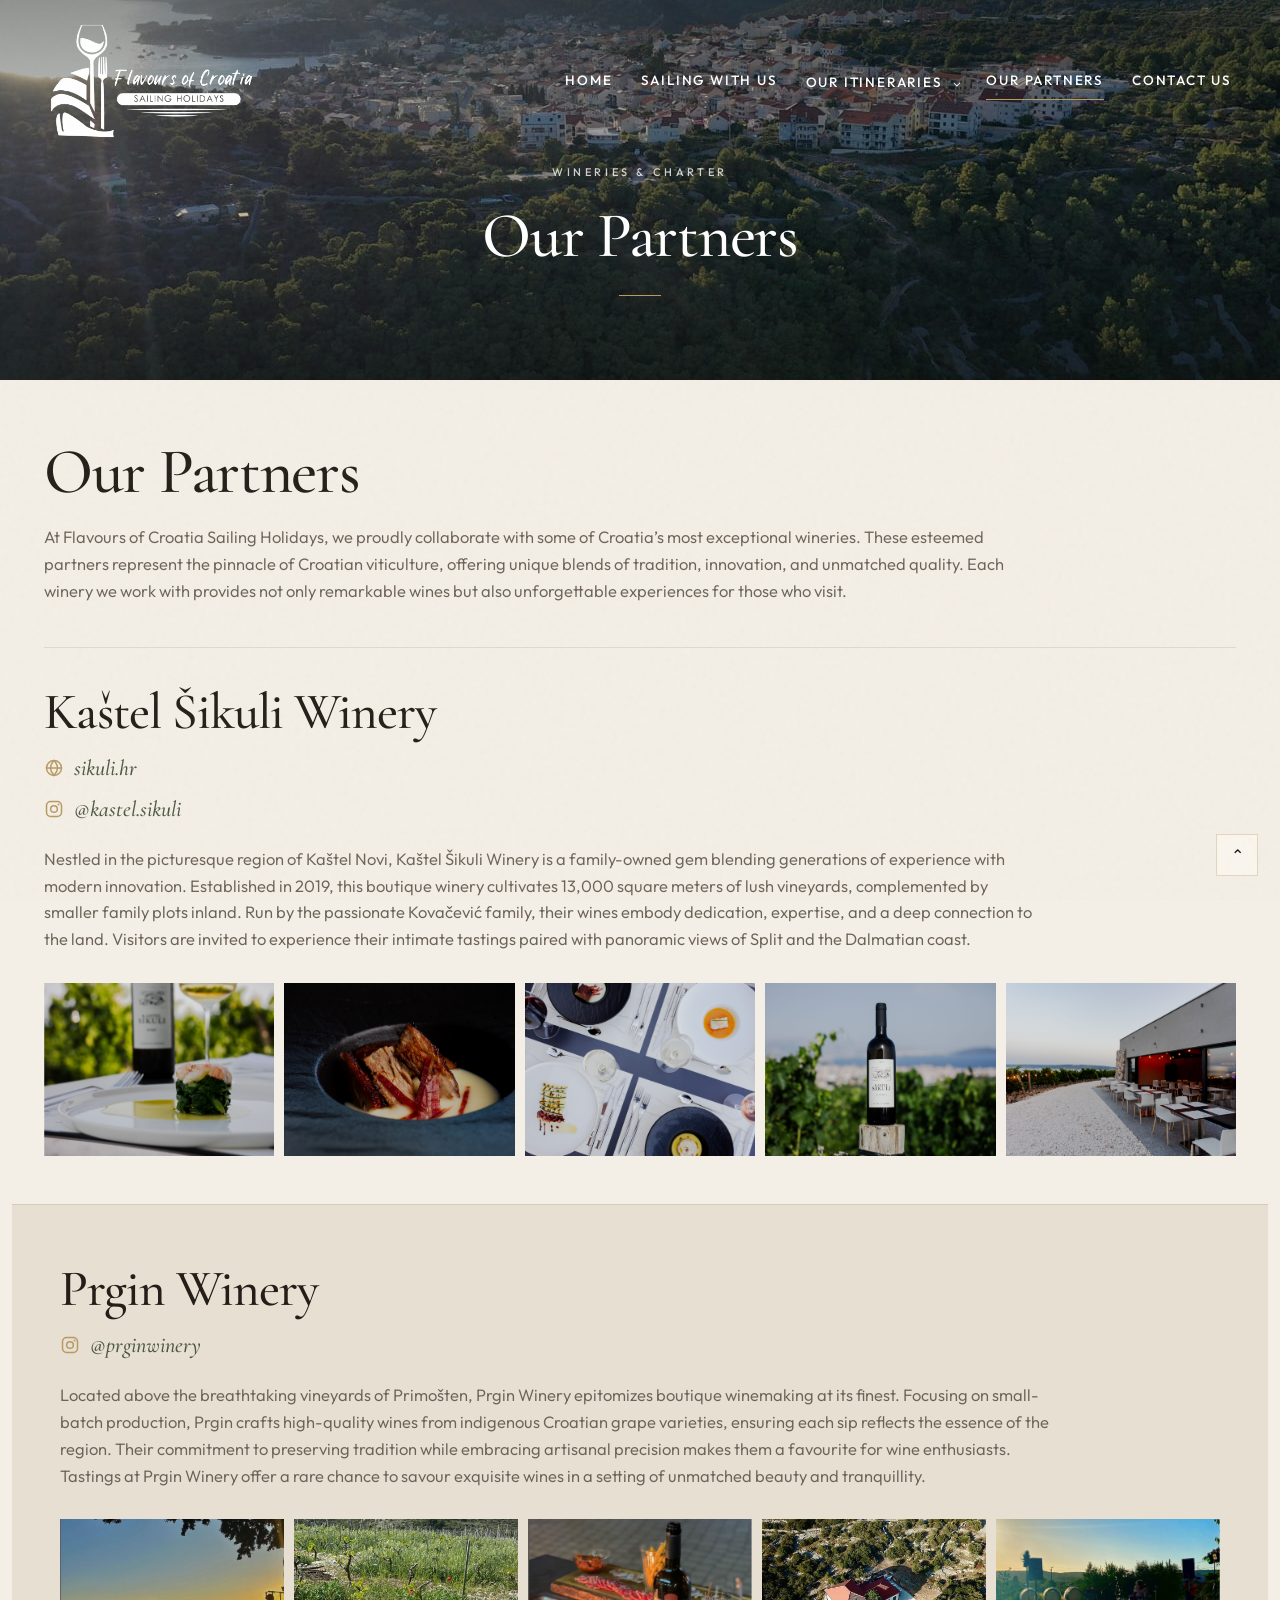
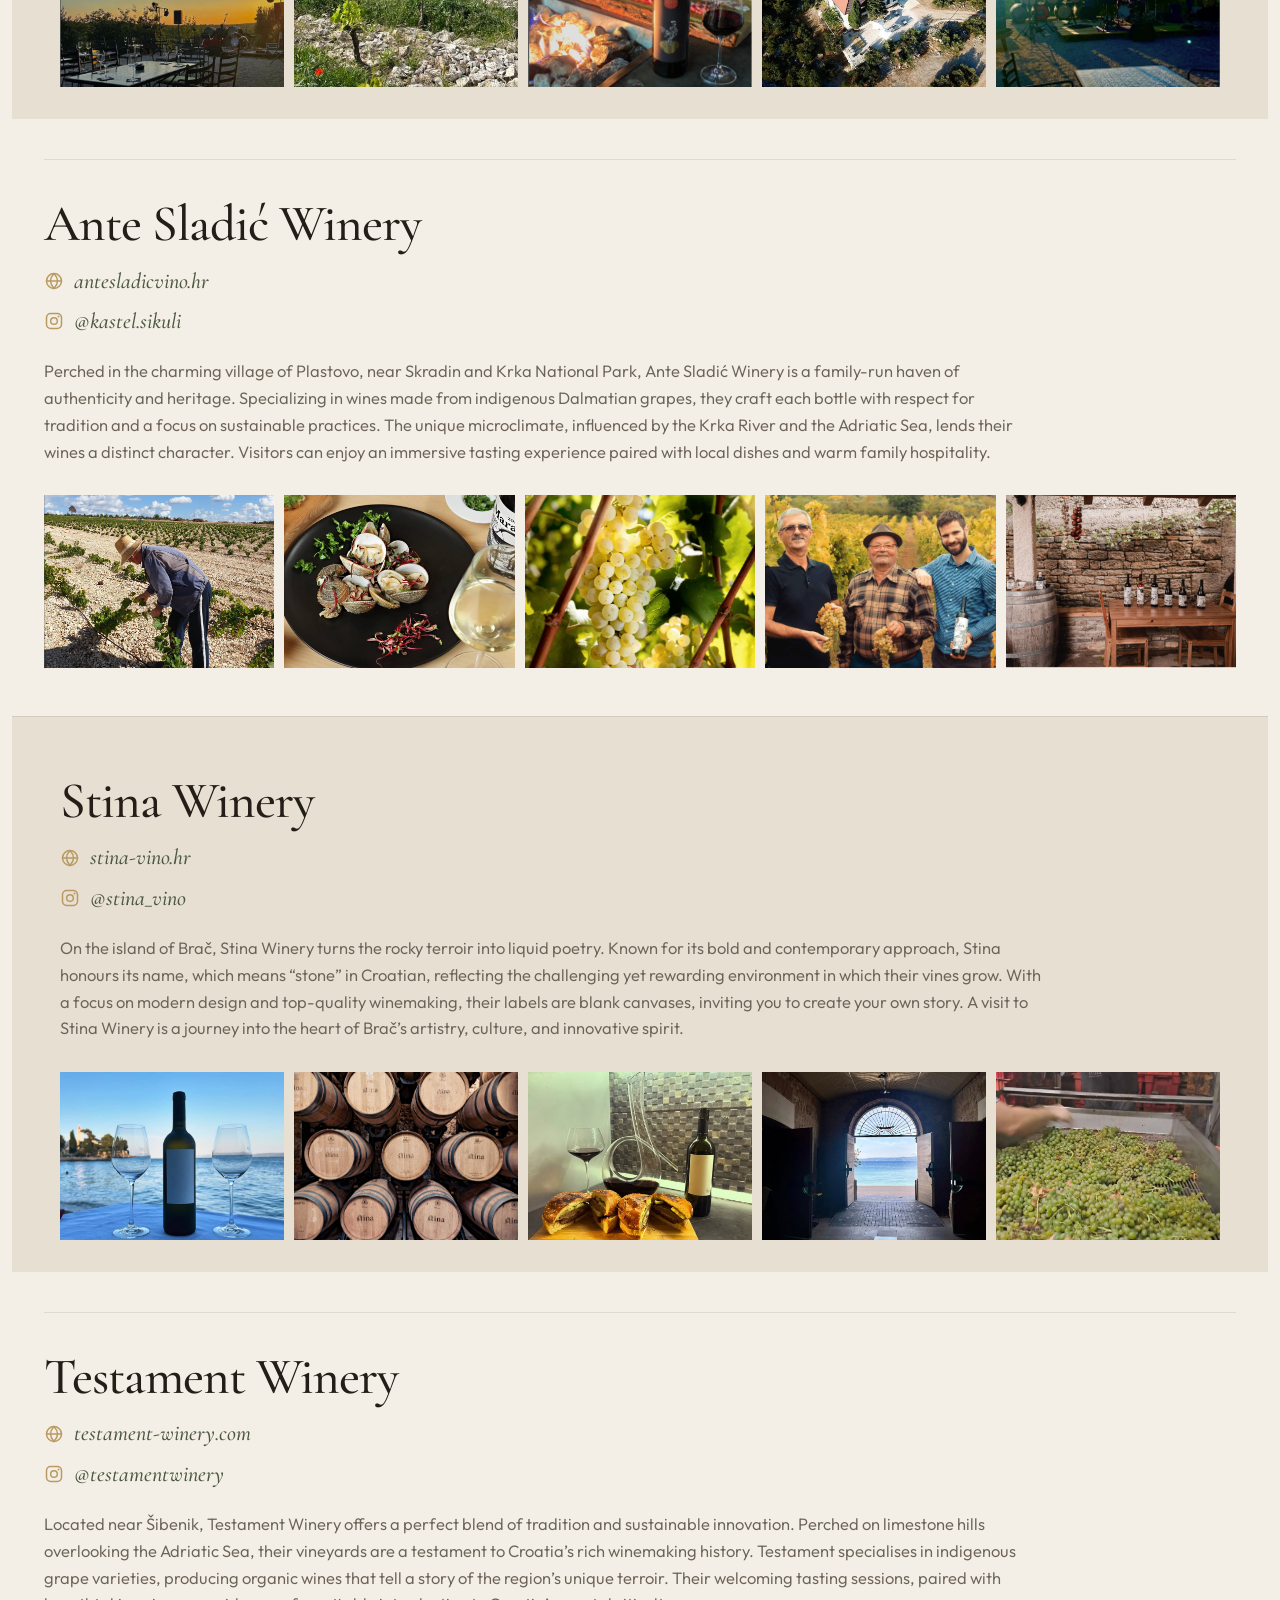
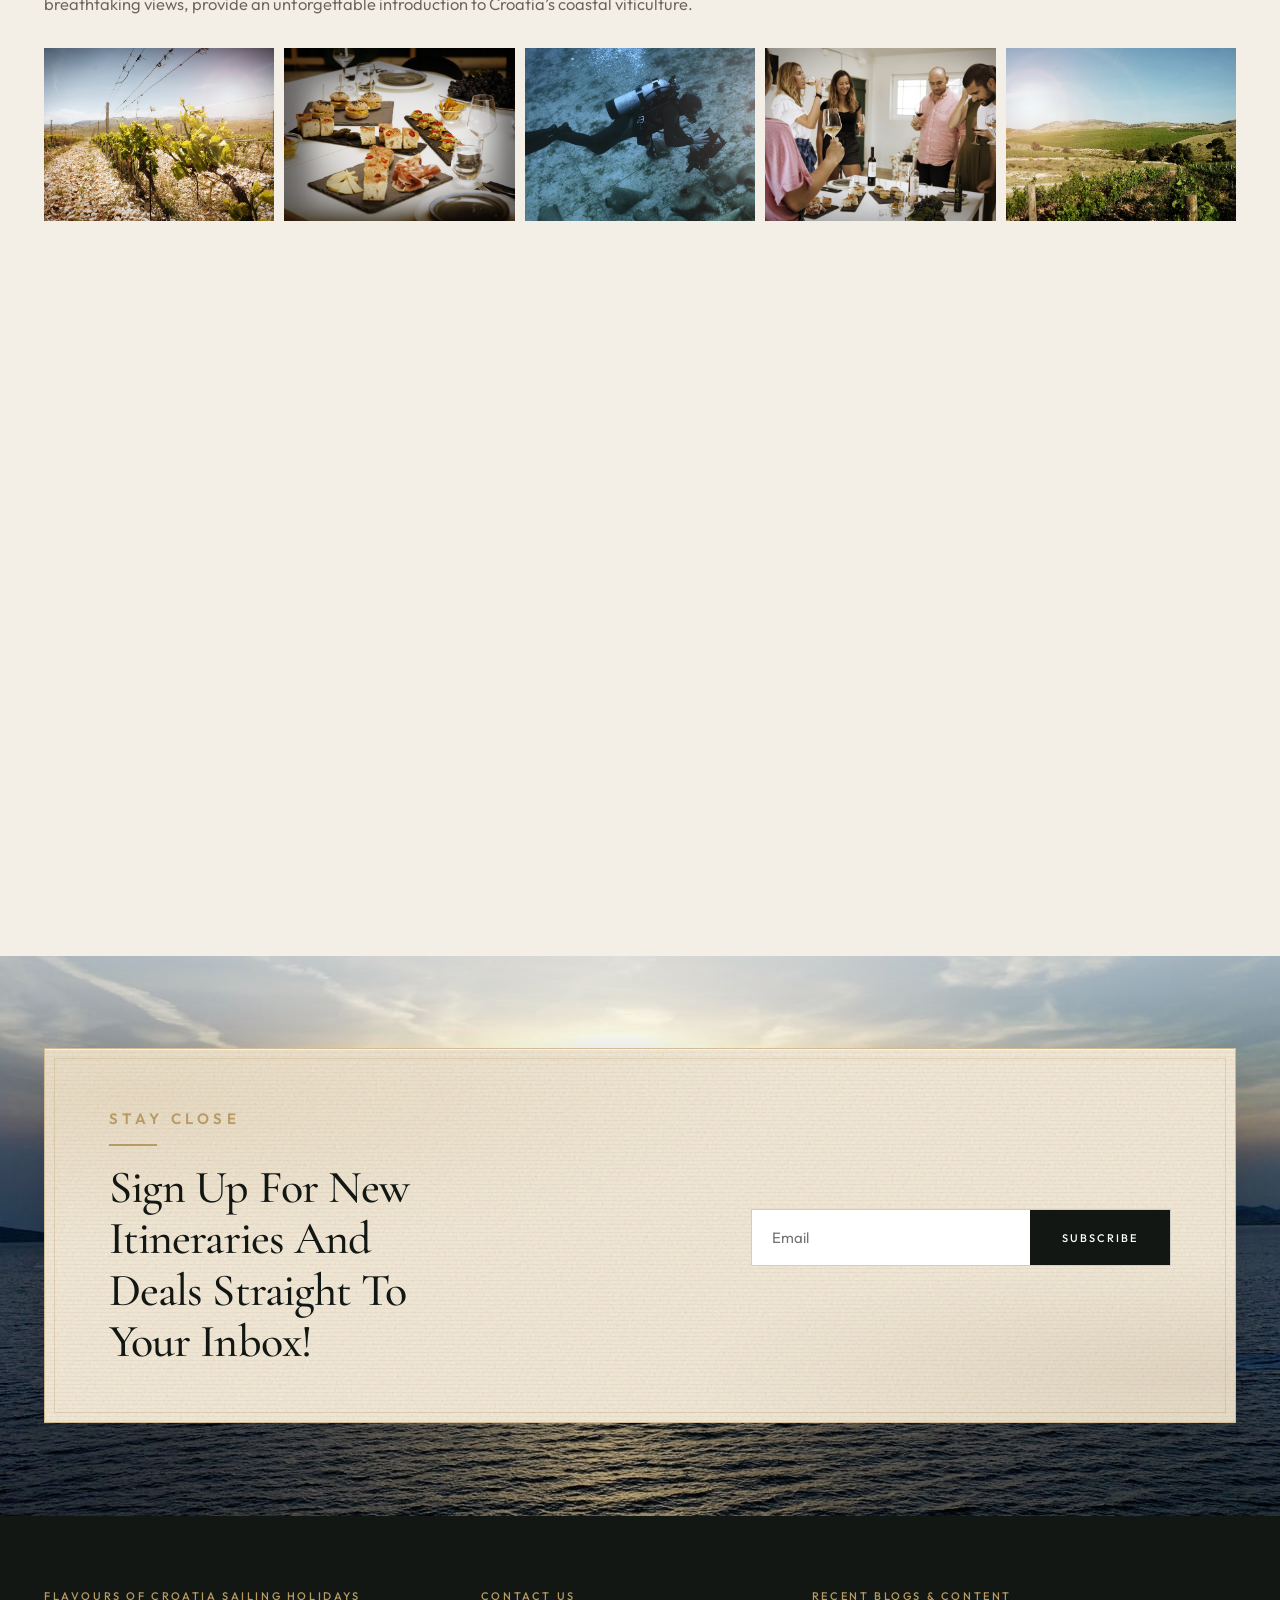
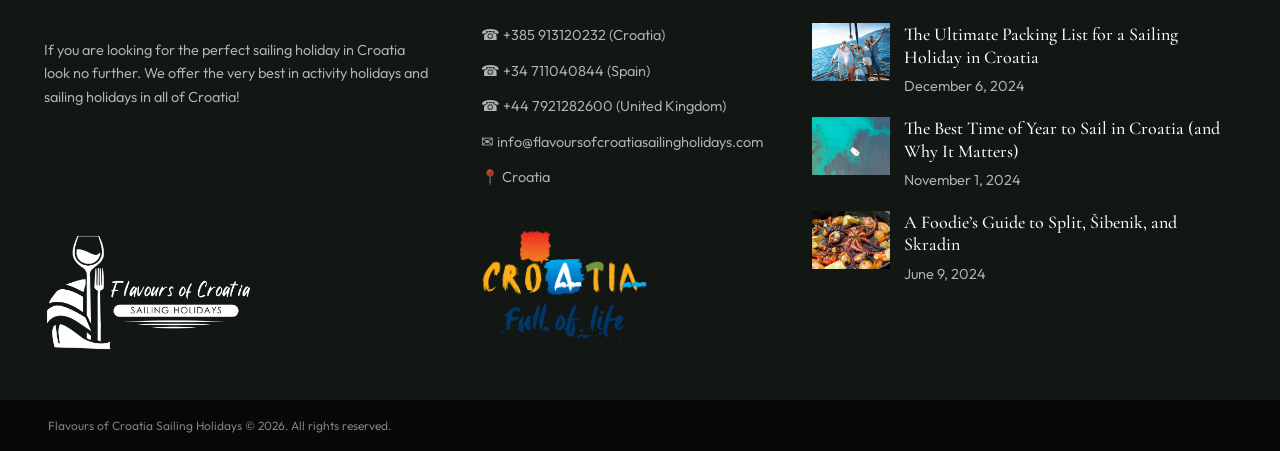
<file: partners.html>
<!DOCTYPE html>
<html lang="en">
<head>
  <meta charset="UTF-8">
  <meta name="viewport" content="width=device-width, initial-scale=1.0">
  <title>Our Partners – Flavours of Croatia Sailing Holidays</title>
  <link rel="icon" href="favicon.ico?v=2" sizes="48x48">
  <link rel="icon" type="image/png" sizes="32x32" href="assets/favicon-32.png?v=2">
  <link rel="icon" type="image/png" sizes="512x512" href="assets/favicon-512.png?v=2">
  <link rel="apple-touch-icon" href="assets/apple-touch-icon.png?v=2">
  <link rel="preconnect" href="https://fonts.googleapis.com">
  <link rel="preconnect" href="https://fonts.gstatic.com" crossorigin>
  <link href="https://fonts.googleapis.com/css2?family=Cormorant+Garamond:ital,wght@0,400;0,500;0,600;1,400;1,500;1,600&family=Outfit:wght@300;400;500;600&display=swap" rel="stylesheet">
  <link rel="preconnect" href="https://player.vimeo.com">
  <link rel="stylesheet" href="css/styles.css?v=115">
</head>
<body>
  <header class="site-header">
    <a class="logo" href="index.html"><img src="assets/logo.png" alt="Flavours of Croatia"></a>
    <nav class="nav">
      <a href="index.html">Home</a>
      <a href="sailing-with-us.html">Sailing With Us</a>
      <div class="nav-item">
        <button type="button">Our Itineraries <span class="chevron"></span></button>
        <div class="dropdown">
          <a href="gourmet-coastal.html">Gourmet Coastal Experience</a>
          <a href="custom-holiday.html">Create the Holiday of Your Dreams</a>
        </div>
      </div>
      <a class="active" href="partners.html">Our Partners</a>
      <a href="contact.html">Contact Us</a>
    </nav>
    <button class="menu-toggle" data-menu type="button" aria-label="Open menu">☰</button>
    <nav class="mobile-nav">
      <a href="index.html">Home</a>
      <a href="sailing-with-us.html">Sailing With Us</a>
      <a href="gourmet-coastal.html">Gourmet Coastal Experience</a>
      <a href="custom-holiday.html">Create the Holiday of Your Dreams</a>
      <a href="partners.html">Our Partners</a>
      <a href="contact.html">Contact Us</a>
    </nav>
  </header>

  <section class="page-hero gourmet">
    <div class="hero-video" style="background-image:url('assets/video-poster-1228026286.jpg')" aria-hidden="true">
      <img class="hero-poster" src="assets/video-poster-1228026286.jpg" alt="">
      <iframe
        src="https://player.vimeo.com/video/1228026286?background=1&amp;autoplay=1&amp;muted=1&amp;loop=1&amp;autopause=0&amp;title=0&amp;byline=0&amp;portrait=0"
        allow="autoplay; fullscreen"
        title="Sailing with our partners along the coast"
      ></iframe>
    </div>
    <div class="hero-copy">
      <p class="eyebrow">Wineries &amp; charter</p>
      <h1>Our Partners</h1>
    </div>
  </section>

  <section class="partners-intro">
    <div class="container">
      <h2>Our Partners</h2>
      <p>At Flavours of Croatia Sailing Holidays, we proudly collaborate with some of Croatia’s most exceptional wineries. These esteemed partners represent the pinnacle of Croatian viticulture, offering unique blends of tradition, innovation, and unmatched quality. Each winery we work with provides not only remarkable wines but also unforgettable experiences for those who visit.</p>
    </div>
  </section>

  <section class="partner-list">
    <article class="partner">
      <div class="partner-meta">
        <h2>Kaštel Šikuli Winery</h2>
        <div class="partner-links">
          <a class="web" href="https://sikuli.hr" target="_blank" rel="noreferrer">
            <svg viewBox="0 0 24 24" fill="none" stroke="currentColor" stroke-width="1.8" stroke-linecap="round" stroke-linejoin="round" aria-hidden="true"><circle cx="12" cy="12" r="9"/><path d="M3 12h18"/><path d="M12 3c2.8 3 4.2 6.2 4.2 9s-1.4 6-4.2 9c-2.8-3-4.2-6.2-4.2-9S9.2 6 12 3z"/></svg>
            sikuli.hr
          </a>
          <a class="ig" href="https://www.instagram.com/kastel.sikuli" target="_blank" rel="noreferrer">
            <svg viewBox="0 0 24 24" fill="none" stroke="currentColor" stroke-width="1.8" stroke-linecap="round" stroke-linejoin="round" aria-hidden="true"><rect x="3" y="3" width="18" height="18" rx="5"/><circle cx="12" cy="12" r="4"/><circle cx="17.5" cy="6.5" r="1.15" fill="currentColor" stroke="none"/></svg>
            @kastel.sikuli
          </a>
        </div>
        <p>Nestled in the picturesque region of Kaštel Novi, Kaštel Šikuli Winery is a family-owned gem blending generations of experience with modern innovation. Established in 2019, this boutique winery cultivates 13,000 square meters of lush vineyards, complemented by smaller family plots inland. Run by the passionate Kovačević family, their wines embody dedication, expertise, and a deep connection to the land. Visitors are invited to experience their intimate tastings paired with panoramic views of Split and the Dalmatian coast.</p>
      </div>
      <div class="partner-gallery">
        <img src="assets/wp/2024-10-Screenshot-2024-10-31-at-09.07.06.png" alt="Wine and plated starter">
        <img src="assets/wp/2024-12-5N4A1255-scaled-1.png" alt="Plated meat course">
        <img src="assets/wp/2024-12-5N4A1220-scaled-1.png" alt="Table setting">
        <img src="assets/wp/2024-12-5N4A0972-1-scaled-1.png" alt="Bottle overlooking Split">
        <img src="assets/wp/2024-12-5N4A1465-scaled-1.png" alt="Winery terrace at dusk">
        <img class="mobile-fill" src="assets/wp/2024-12-5N4A0996-scaled-1.png" alt="Vineyard rows">
      </div>
    </article>

    <article class="partner alt">
      <div class="partner-meta">
        <h2>Prgin Winery</h2>
        <div class="partner-links">
          <a class="ig" href="https://www.instagram.com/prginwinery" target="_blank" rel="noreferrer">
            <svg viewBox="0 0 24 24" fill="none" stroke="currentColor" stroke-width="1.8" stroke-linecap="round" stroke-linejoin="round" aria-hidden="true"><rect x="3" y="3" width="18" height="18" rx="5"/><circle cx="12" cy="12" r="4"/><circle cx="17.5" cy="6.5" r="1.15" fill="currentColor" stroke="none"/></svg>
            @prginwinery
          </a>
        </div>
        <p>Located above the breathtaking vineyards of Primošten, Prgin Winery epitomizes boutique winemaking at its finest. Focusing on small-batch production, Prgin crafts high-quality wines from indigenous Croatian grape varieties, ensuring each sip reflects the essence of the region. Their commitment to preserving tradition while embracing artisanal precision makes them a favourite for wine enthusiasts. Tastings at Prgin Winery offer a rare chance to savour exquisite wines in a setting of unmatched beauty and tranquillity.</p>
      </div>
      <div class="partner-gallery">
        <img src="assets/wp/2024-12-Screenshot-2024-12-05-at-23.44.50.png" alt="Sunset terrace">
        <img src="assets/wp/2024-12-Screenshot-2024-12-05-at-23.44.38.png" alt="Rocky vineyard rows">
        <img src="assets/wp/2024-12-Screenshot-2024-12-05-at-23.44.11.png" alt="Wine by the fire">
        <img src="assets/wp/2024-12-Screenshot-2024-12-05-at-23.43.58.png" alt="Winery from above">
        <img src="assets/wp/2024-12-Screenshot-2024-12-05-at-23.43.38.png" alt="Barrels at sunset">
        <img class="mobile-fill" src="assets/wp/2024-12-primosten-3.png" alt="Primošten beach">
      </div>
    </article>

    <article class="partner">
      <div class="partner-meta">
        <h2>Ante Sladić Winery</h2>
        <div class="partner-links">
          <a class="web" href="https://antesladicvino.hr" target="_blank" rel="noreferrer">
            <svg viewBox="0 0 24 24" fill="none" stroke="currentColor" stroke-width="1.8" stroke-linecap="round" stroke-linejoin="round" aria-hidden="true"><circle cx="12" cy="12" r="9"/><path d="M3 12h18"/><path d="M12 3c2.8 3 4.2 6.2 4.2 9s-1.4 6-4.2 9c-2.8-3-4.2-6.2-4.2-9S9.2 6 12 3z"/></svg>
            antesladicvino.hr
          </a>
          <a class="ig" href="https://www.instagram.com/ante_sladic_vino/?hl=en-gb" target="_blank" rel="noreferrer">
            <svg viewBox="0 0 24 24" fill="none" stroke="currentColor" stroke-width="1.8" stroke-linecap="round" stroke-linejoin="round" aria-hidden="true"><rect x="3" y="3" width="18" height="18" rx="5"/><circle cx="12" cy="12" r="4"/><circle cx="17.5" cy="6.5" r="1.15" fill="currentColor" stroke="none"/></svg>
            @kastel.sikuli
          </a>
        </div>
        <p>Perched in the charming village of Plastovo, near Skradin and Krka National Park, Ante Sladić Winery is a family-run haven of authenticity and heritage. Specializing in wines made from indigenous Dalmatian grapes, they craft each bottle with respect for tradition and a focus on sustainable practices. The unique microclimate, influenced by the Krka River and the Adriatic Sea, lends their wines a distinct character. Visitors can enjoy an immersive tasting experience paired with local dishes and warm family hospitality.</p>
      </div>
      <div class="partner-gallery">
        <img src="assets/wp/2024-12-Screenshot-2024-12-05-at-23.47.53.png" alt="Working the vines">
        <img src="assets/wp/2024-12-Screenshot-2024-12-05-at-23.47.43.png" alt="Clams and white wine">
        <img src="assets/wp/2024-12-Screenshot-2024-12-05-at-23.47.26.png" alt="White grapes">
        <img src="assets/wp/2024-12-Screenshot-2024-12-05-at-23.46.39.png" alt="The family in the vineyard">
        <img src="assets/wp/2024-12-Screenshot-2024-12-05-at-23.46.11.png" alt="Rustic tasting room">
        <img class="mobile-fill" src="assets/wp/2024-12-Ante-Sladic-Vino.png" alt="Pouring red wine">
      </div>
    </article>

    <article class="partner alt">
      <div class="partner-meta">
        <h2>Stina Winery</h2>
        <div class="partner-links">
          <a class="web" href="https://www.stina-vino.hr/" target="_blank" rel="noreferrer">
            <svg viewBox="0 0 24 24" fill="none" stroke="currentColor" stroke-width="1.8" stroke-linecap="round" stroke-linejoin="round" aria-hidden="true"><circle cx="12" cy="12" r="9"/><path d="M3 12h18"/><path d="M12 3c2.8 3 4.2 6.2 4.2 9s-1.4 6-4.2 9c-2.8-3-4.2-6.2-4.2-9S9.2 6 12 3z"/></svg>
            stina-vino.hr
          </a>
          <a class="ig" href="https://www.instagram.com/stina_vino" target="_blank" rel="noreferrer">
            <svg viewBox="0 0 24 24" fill="none" stroke="currentColor" stroke-width="1.8" stroke-linecap="round" stroke-linejoin="round" aria-hidden="true"><rect x="3" y="3" width="18" height="18" rx="5"/><circle cx="12" cy="12" r="4"/><circle cx="17.5" cy="6.5" r="1.15" fill="currentColor" stroke="none"/></svg>
            @stina_vino
          </a>
        </div>
        <p>On the island of Brač, Stina Winery turns the rocky terroir into liquid poetry. Known for its bold and contemporary approach, Stina honours its name, which means “stone” in Croatian, reflecting the challenging yet rewarding environment in which their vines grow. With a focus on modern design and top-quality winemaking, their labels are blank canvases, inviting you to create your own story. A visit to Stina Winery is a journey into the heart of Brač’s artistry, culture, and innovative spirit.</p>
      </div>
      <div class="partner-gallery">
        <img src="assets/wp/2024-12-Screenshot-2024-12-09-at-00.16.18.png" alt="Wine overlooking the sea">
        <img src="assets/wp/2024-10-843A1931-HDR-scaled-1.png" alt="Cellar barrels">
        <img src="assets/wp/2024-12-Screenshot-2024-12-09-at-00.15.40.png" alt="Decanter and plate">
        <img src="assets/wp/2024-12-Screenshot-2024-12-09-at-00.17.43.png" alt="Archway to the sea">
        <img src="assets/wp/2024-12-Screenshot-2024-12-09-at-00.16.00.png" alt="Harvested grapes">
        <img class="mobile-fill" src="assets/wp/2024-12-Taste8-low.png" alt="Wine cellar">
      </div>
    </article>

    <article class="partner">
      <div class="partner-meta">
        <h2>Testament Winery</h2>
        <div class="partner-links">
          <a class="web" href="https://testament-winery.com/hr/" target="_blank" rel="noreferrer">
            <svg viewBox="0 0 24 24" fill="none" stroke="currentColor" stroke-width="1.8" stroke-linecap="round" stroke-linejoin="round" aria-hidden="true"><circle cx="12" cy="12" r="9"/><path d="M3 12h18"/><path d="M12 3c2.8 3 4.2 6.2 4.2 9s-1.4 6-4.2 9c-2.8-3-4.2-6.2-4.2-9S9.2 6 12 3z"/></svg>
            testament-winery.com
          </a>
          <a class="ig" href="https://www.instagram.com/testamentwinery" target="_blank" rel="noreferrer">
            <svg viewBox="0 0 24 24" fill="none" stroke="currentColor" stroke-width="1.8" stroke-linecap="round" stroke-linejoin="round" aria-hidden="true"><rect x="3" y="3" width="18" height="18" rx="5"/><circle cx="12" cy="12" r="4"/><circle cx="17.5" cy="6.5" r="1.15" fill="currentColor" stroke="none"/></svg>
            @testamentwinery
          </a>
        </div>
        <p>Located near Šibenik, Testament Winery offers a perfect blend of tradition and sustainable innovation. Perched on limestone hills overlooking the Adriatic Sea, their vineyards are a testament to Croatia’s rich winemaking history. Testament specialises in indigenous grape varieties, producing organic wines that tell a story of the region’s unique terroir. Their welcoming tasting sessions, paired with breathtaking views, provide an unforgettable introduction to Croatia’s coastal viticulture.</p>
      </div>
      <div class="partner-gallery">
        <img src="assets/wp/2024-12-Testament-Winery-2-1.png" alt="Vines in sunlight">
        <img src="assets/wp/2024-12-Testament-Winery-3-1-1.png" alt="Tasting boards">
        <img src="assets/wp/2024-12-Screenshot-2024-12-09-at-00.20.35-1.png" alt="Underwater wine">
        <img src="assets/wp/2024-12-Testament-Winery-4-1.png" alt="Guests at a tasting">
        <img src="assets/wp/2024-12-Testament-Winery-1.png" alt="Rolling vineyard hills">
        <img class="mobile-fill" src="assets/wp/2024-12-Testament-Winery-2.png" alt="Vines above the sea">
      </div>
    </article>

    <article class="partner alt">
      <div class="partner-meta">
        <h2>NCP charter</h2>
        <div class="partner-links">
          <a class="web" href="https://www.ncp-charter.com/" target="_blank" rel="noreferrer">
            <svg viewBox="0 0 24 24" fill="none" stroke="currentColor" stroke-width="1.8" stroke-linecap="round" stroke-linejoin="round" aria-hidden="true"><circle cx="12" cy="12" r="9"/><path d="M3 12h18"/><path d="M12 3c2.8 3 4.2 6.2 4.2 9s-1.4 6-4.2 9c-2.8-3-4.2-6.2-4.2-9S9.2 6 12 3z"/></svg>
            ncp-charter.com
          </a>
          <a class="ig" href="https://www.instagram.com/ncp_charter" target="_blank" rel="noreferrer">
            <svg viewBox="0 0 24 24" fill="none" stroke="currentColor" stroke-width="1.8" stroke-linecap="round" stroke-linejoin="round" aria-hidden="true"><rect x="3" y="3" width="18" height="18" rx="5"/><circle cx="12" cy="12" r="4"/><circle cx="17.5" cy="6.5" r="1.15" fill="currentColor" stroke="none"/></svg>
            @ncp_charter
          </a>
        </div>
        <p>NCP Charter is one of Croatia’s most esteemed charter companies, offering an exceptional fleet of yachts and a reputation built on excellence and professionalism. Based in the heart of Dalmatia, their services combine top-quality boats with a deep understanding of the Adriatic’s unique charm. Whether you’re looking for a bareboat charter or a crewed sailing experience, NCP ensures seamless service and unforgettable adventures. Their commitment to providing a premium sailing experience aligns perfectly with our dedication to offering the finest sailing holidays in Croatia.</p>
      </div>
      <div class="partner-gallery">
        <img src="assets/ncp-yacht.jpg" alt="NCP Charter yacht underway">
        <img src="assets/nic-cat-bay.jpg" alt="Catamaran in a bay">
        <img src="assets/nic-cat-foredeck.jpg" alt="Guests on the foredeck">
        <img src="assets/nic-harbour.jpg" alt="Harbour town">
        <img src="assets/nic-cat-bow.jpg" alt="Catamaran from above">
        <img class="mobile-fill" src="assets/nic-shore.jpg" alt="Dalmatian shoreline">
      </div>
    </article>
  </section>

  <section class="newsletter">
    <div class="hero-video" style="background-image:url('assets/video-poster-1228026490.jpg')" aria-hidden="true">
      <img class="hero-poster" src="assets/video-poster-1228026490.jpg" alt="">
      <iframe
        src="https://player.vimeo.com/video/1228026490?background=1&amp;autoplay=1&amp;muted=1&amp;loop=1&amp;autopause=0&amp;title=0&amp;byline=0&amp;portrait=0"
        allow="autoplay; fullscreen; picture-in-picture"
        title="Croatian coastline"
      ></iframe>
    </div>
    <div class="container newsletter-row">
      <div class="newsletter-copy">
        <p class="kicker">Stay close</p>
        <h2>Sign Up For New Itineraries And Deals Straight To Your Inbox!</h2>
      </div>
      <form class="subscribe-form" name="newsletter" method="POST" action="/partners.html?sent=1" data-netlify="true" data-form>
        <input type="hidden" name="form-name" value="newsletter">
        <div class="subscribe-row">
          <input type="email" name="email" placeholder="Email" required>
          <button type="submit">Subscribe</button>
        </div>
        <p class="form-note">Thank you — you’re on the list.</p>
      </form>
    </div>
  </section>


  <footer class="site-footer">
    <div class="container footer-grid">
      <div class="footer-brand">
        <h4>Flavours of Croatia Sailing Holidays</h4>
        <p>If you are looking for the perfect sailing holiday in Croatia look no further. We offer the very best in activity holidays and sailing holidays in all of Croatia!</p>
        <img class="footer-logo" src="assets/logo.png" alt="">
      </div>
      <div class="footer-contact">
        <h4>Contact Us</h4>
        <ul>
          <li>☎ <a href="tel:+385913120232">+385 913120232</a> (Croatia)</li>
          <li>☎ <a href="tel:+34711040844">+34 711040844</a> (Spain)</li>
          <li>☎ <a href="tel:+447921282600">+44 7921282600</a> (United Kingdom)</li>
          <li>✉ <a href="mailto:info@flavoursofcroatiasailingholidays.com">info@flavoursofcroatiasailingholidays.com</a></li>
          <li>📍 Croatia</li>
        </ul>
        <a class="board-logo" href="https://www.dalmatiasibenik.hr/en/" target="_blank" rel="noopener noreferrer" aria-label="Croatia Full of life">
          <img src="assets/croatia-full-of-life.png?v=3" alt="Croatia Full of life">
        </a>
      </div>
      <div>
        <h4>Recent Blogs &amp; Content</h4>
        <a class="footer-blog" href="blog/packing-list.html"><img src="assets/blog-packing.jpg" alt=""><div><h3>The Ultimate Packing List for a Sailing Holiday in Croatia</h3><small>December 6, 2024</small></div></a>
        <a class="footer-blog" href="blog/best-time.html"><img src="assets/nic-cat-reef.jpg" alt=""><div><h3>The Best Time of Year to Sail in Croatia (and Why It Matters)</h3><small>November 1, 2024</small></div></a>
        <a class="footer-blog" href="blog/foodie-guide.html"><img src="assets/blog-food.png" alt=""><div><h3>A Foodie’s Guide to Split, Šibenik, and Skradin</h3><small>June 9, 2024</small></div></a>
      </div>
    </div>
    <div class="legal"><span>Flavours of Croatia Sailing Holidays © 2026. All rights reserved.</span></div>
  </footer>
  <button class="to-top" type="button" aria-label="Back to top">⌃</button>
  <script src="https://player.vimeo.com/api/player.js"></script>
  <script src="js/main.js?v=27"></script>
</body>
</html>
</file>
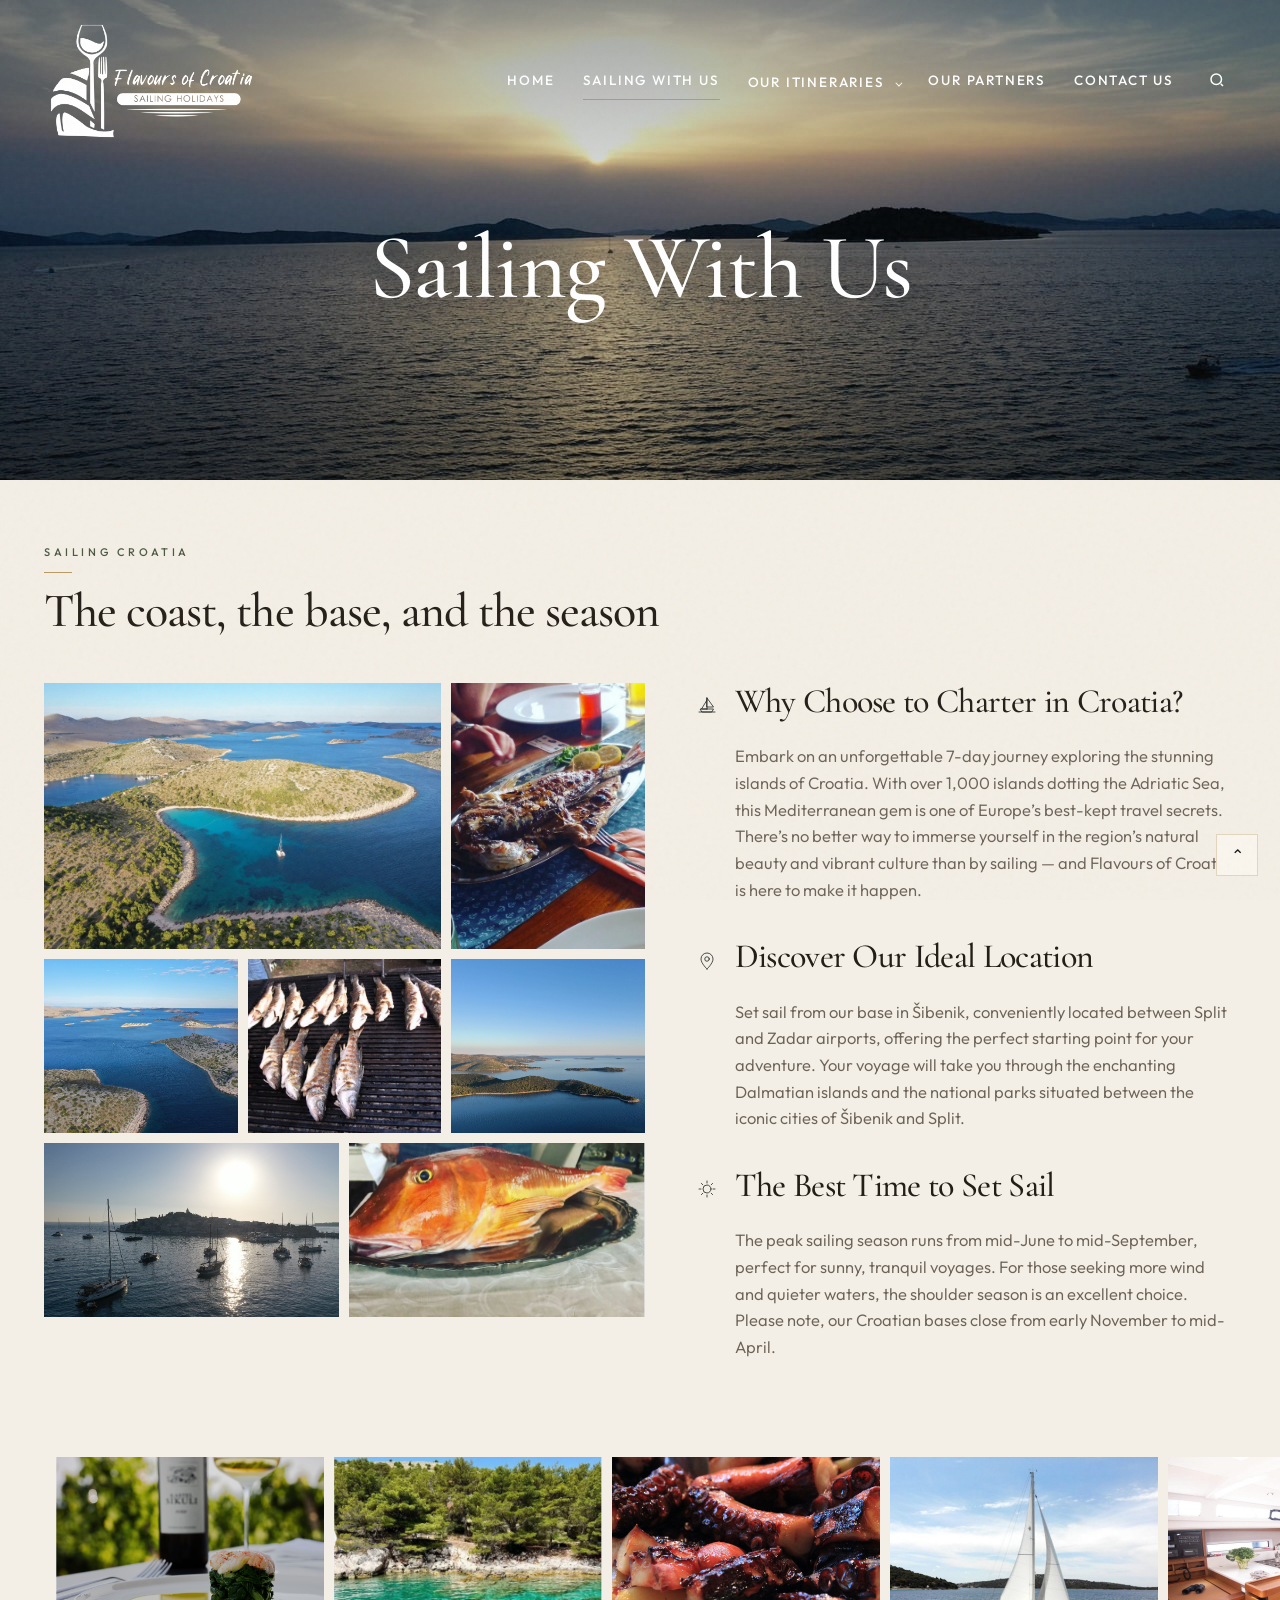
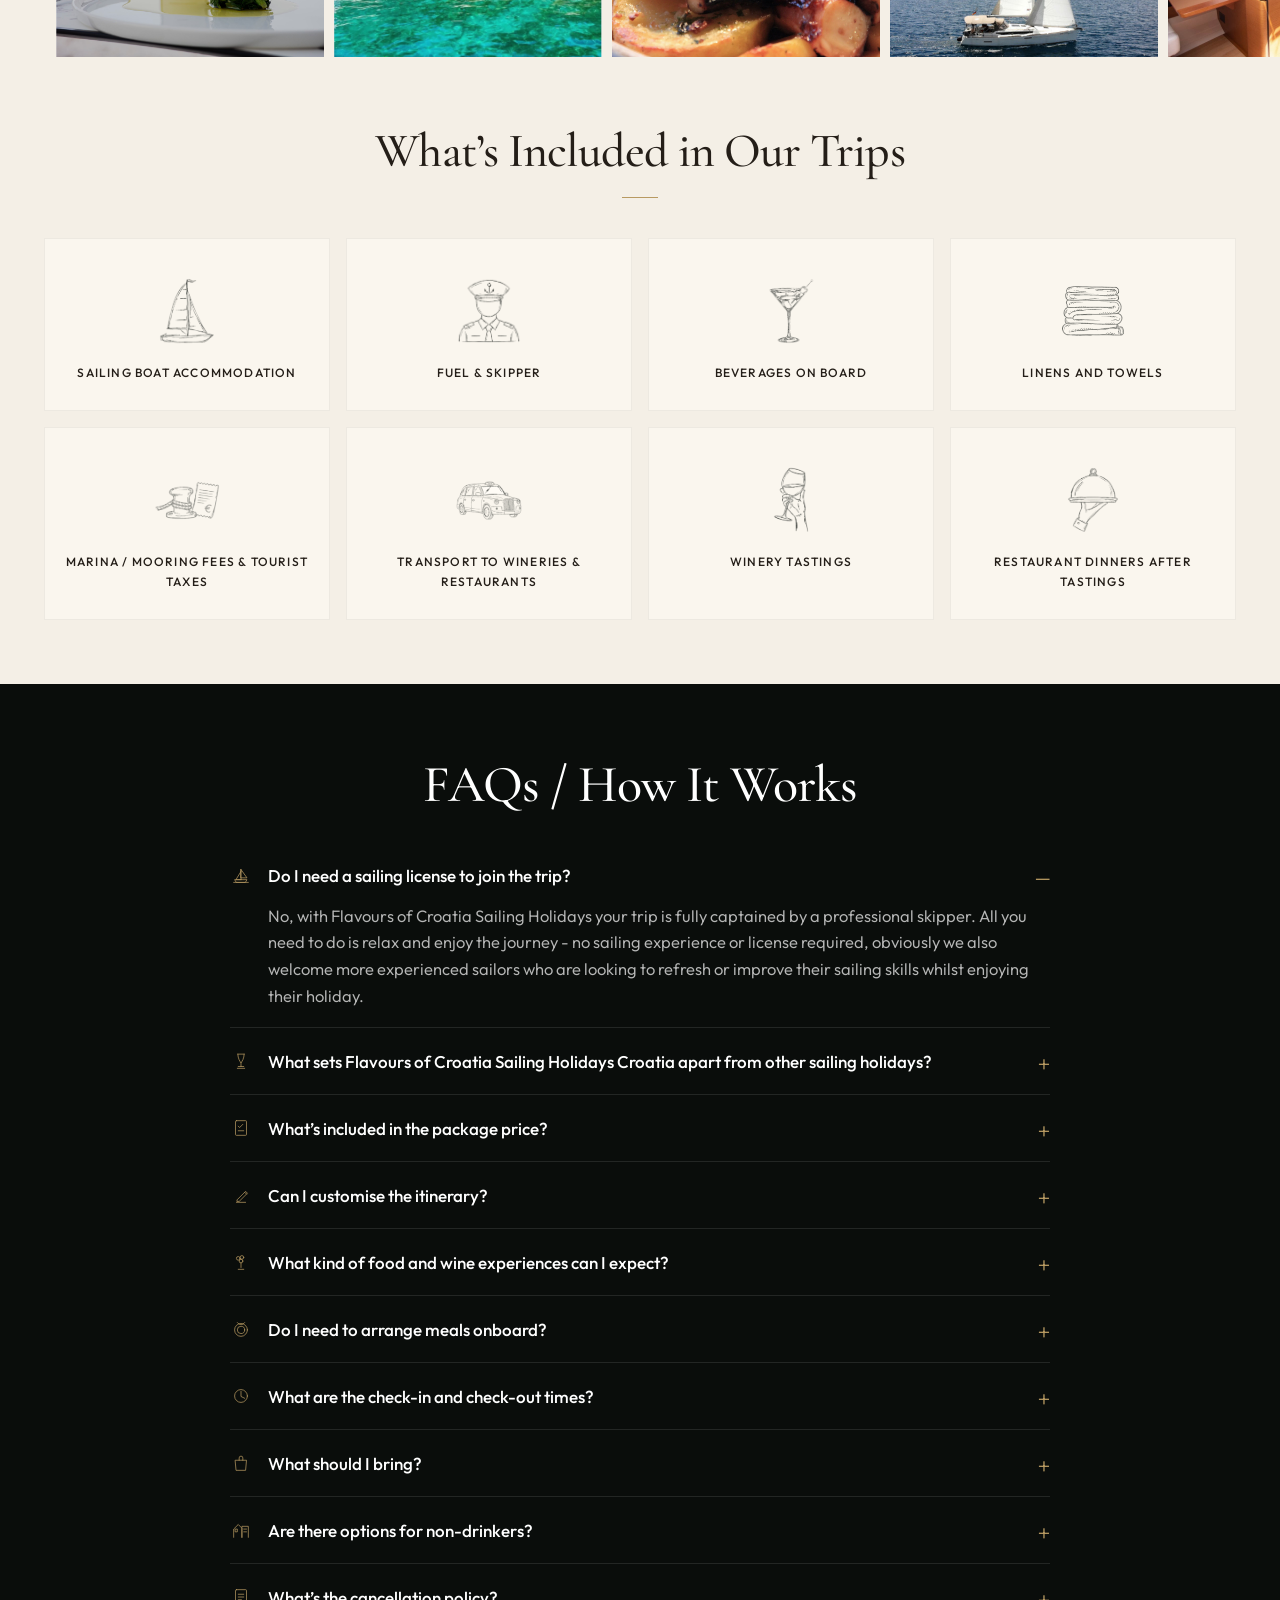
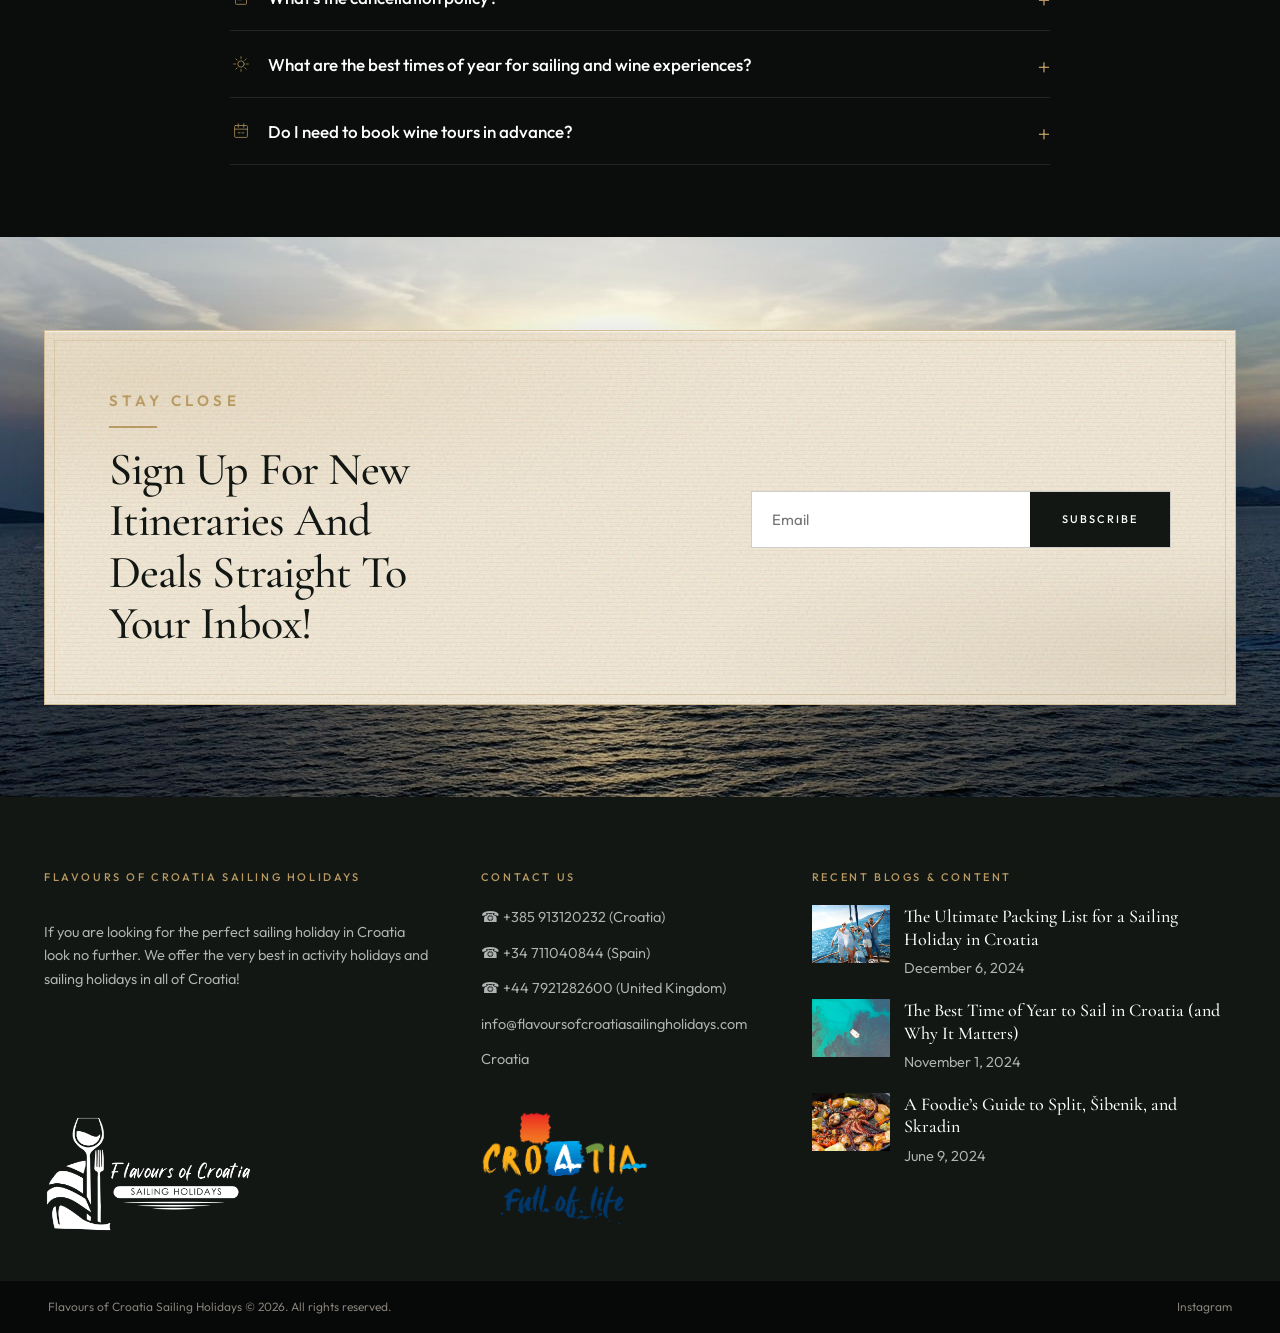
<file: sailing-with-us.html>
<!DOCTYPE html>
<html lang="en">
<head>
  <meta charset="UTF-8">
  <meta name="viewport" content="width=device-width, initial-scale=1.0">
  <title>Sailing With Us – Flavours of Croatia Sailing Holidays</title>
  <link rel="icon" href="favicon.ico?v=2" sizes="48x48">
  <link rel="icon" type="image/png" sizes="32x32" href="assets/favicon-32.png?v=2">
  <link rel="icon" type="image/png" sizes="512x512" href="assets/favicon-512.png?v=2">
  <link rel="apple-touch-icon" href="assets/apple-touch-icon.png?v=2">
  <link rel="preconnect" href="https://fonts.googleapis.com">
  <link rel="preconnect" href="https://fonts.gstatic.com" crossorigin>
  <link href="https://fonts.googleapis.com/css2?family=Cormorant+Garamond:ital,wght@0,400;0,500;0,600;1,400;1,500;1,600&family=Outfit:wght@300;400;500;600&display=swap" rel="stylesheet">
  <link rel="preconnect" href="https://player.vimeo.com">
  <link rel="stylesheet" href="css/styles.css?v=115">
</head>
<body>
  <header class="site-header">
    <a class="logo" href="index.html"><img src="assets/logo.png" alt="Flavours of Croatia"></a>
    <nav class="nav">
      <a href="index.html">Home</a>
      <a class="active" href="sailing-with-us.html">Sailing With Us</a>
      <div class="nav-item">
        <button type="button">Our Itineraries <span class="chevron"></span></button>
        <div class="dropdown">
          <a href="gourmet-coastal.html">Gourmet Coastal Experience</a>
          <a href="custom-holiday.html">Create the Holiday of Your Dreams</a>
        </div>
      </div>
      <a href="partners.html">Our Partners</a>
      <a href="contact.html">Contact Us</a>
      <button class="search-btn" data-search type="button" aria-label="Search">
        <svg width="18" height="18" fill="none" stroke="currentColor" stroke-width="2" viewBox="0 0 24 24"><circle cx="11" cy="11" r="7"/><path d="M20 20l-3-3"/></svg>
      </button>
    </nav>
    <button class="menu-toggle" data-menu type="button" aria-label="Open menu">☰</button>
    <div class="search-panel"><form data-form><input type="search" placeholder="Search" aria-label="Search"></form></div>
    <nav class="mobile-nav">
      <a href="index.html">Home</a>
      <a href="sailing-with-us.html">Sailing With Us</a>
      <a href="gourmet-coastal.html">Gourmet Coastal Experience</a>
      <a href="custom-holiday.html">Create the Holiday of Your Dreams</a>
      <a href="partners.html">Our Partners</a>
      <a href="contact.html">Contact Us</a>
    </nav>
  </header>

  <section class="page-hero ocean">
    <div class="hero-video" style="background-image:url('assets/video-poster-1228026490.jpg')" aria-hidden="true">
      <img class="hero-poster" src="assets/video-poster-1228026490.jpg" alt="">
      <iframe
        src="https://player.vimeo.com/video/1228026490?background=1&amp;autoplay=1&amp;muted=1&amp;loop=1&amp;autopause=0&amp;title=0&amp;byline=0&amp;portrait=0"
        allow="autoplay; fullscreen"
        title="Sailing in Croatia"
      ></iframe>
    </div>
    <div class="hero-copy">
      <p>Flavours of Croatia</p>
      <h1>Sailing With Us</h1>
    </div>
  </section>

  <section class="swu">
    <div class="container">
      <div class="swu-head">
        <p class="kicker">Sailing Croatia</p>
        <h2>The coast, the base, and the season</h2>
      </div>
      <div class="swu-grid">
        <div class="photo-grid editorial">
          <img src="assets/nic-horseshoe.jpg" alt="Aerial coastline">
          <img src="assets/g1.png" alt="Grilled fish">
          <img src="assets/nic-archipelago.jpg" alt="Archipelago">
          <img src="assets/g4.png" alt="Grill">
          <img src="assets/nic-coast.jpg" alt="Dalmatian coastline">
          <img src="assets/nic-harbour.jpg" alt="Coastal harbour">
          <img src="assets/g13.png" alt="Yacht interior">
          <img class="mobile-fill" src="assets/nic-cat-reef.jpg" alt="Catamaran in clear water">
        </div>
        <div class="swu-copy">
          <article class="swu-point">
            <div class="swu-icon" aria-hidden="true">
              <svg viewBox="0 0 48 48" fill="none" stroke="currentColor" stroke-width="1.5" stroke-linecap="round" stroke-linejoin="round">
                <path d="M8 38h32"/>
                <path d="M11 32h26l-3.5 6H14.5z"/>
                <path d="M24 32V10"/>
                <path d="M24 10l13 18H24z"/>
                <path d="M24 14L13 32h11"/>
              </svg>
            </div>
            <h2>Why Choose to Charter in Croatia?</h2>
            <p>Embark on an unforgettable 7-day journey exploring the stunning islands of Croatia. With over 1,000 islands dotting the Adriatic Sea, this Mediterranean gem is one of Europe’s best-kept travel secrets. There’s no better way to immerse yourself in the region’s natural beauty and vibrant culture than by sailing — and Flavours of Croatia is here to make it happen.</p>
          </article>
          <article class="swu-point">
            <div class="swu-icon" aria-hidden="true">
              <svg viewBox="0 0 48 48" fill="none" stroke="currentColor" stroke-width="1.5" stroke-linecap="round" stroke-linejoin="round">
                <path d="M24 42s-12-11.2-12-20a12 12 0 1 1 24 0c0 8.8-12 20-12 20z"/>
                <circle cx="24" cy="22" r="4.5"/>
              </svg>
            </div>
            <h2>Discover Our Ideal Location</h2>
            <p>Set sail from our base in Šibenik, conveniently located between Split and Zadar airports, offering the perfect starting point for your adventure. Your voyage will take you through the enchanting Dalmatian islands and the national parks situated between the iconic cities of Šibenik and Split.</p>
          </article>
          <article class="swu-point">
            <div class="swu-icon" aria-hidden="true">
              <svg viewBox="0 0 48 48" fill="none" stroke="currentColor" stroke-width="1.5" stroke-linecap="round" stroke-linejoin="round">
                <circle cx="24" cy="24" r="8"/>
                <path d="M24 8v4M24 36v4M8 24h4M36 24h4"/>
                <path d="M12.8 12.8l2.8 2.8M32.4 32.4l2.8 2.8M12.8 35.2l2.8-2.8M32.4 15.6l2.8-2.8"/>
              </svg>
            </div>
            <h2>The Best Time to Set Sail</h2>
            <p>The peak sailing season runs from mid-June to mid-September, perfect for sunny, tranquil voyages. For those seeking more wind and quieter waters, the shoulder season is an excellent choice. Please note, our Croatian bases close from early November to mid-April.</p>
          </article>
        </div>
      </div>
    </div>
    <div class="filmstrip swu-strip" aria-hidden="true">
      <img src="assets/g5.png" alt="">
      <img src="assets/g11.png" alt="">
      <img src="assets/g6.png" alt="">
      <img src="assets/g10.png" alt="">
      <img src="assets/g12.png" alt="">
      <img src="assets/feature-3.jpg" alt="">
      <img src="assets/g14.png" alt="">
      <img src="assets/g9.png" alt="">
    </div>
  </section>

  <section class="included">
    <div class="container">
      <h2>What’s Included in Our Trips</h2>
      <div class="include-grid">
        <article class="include-card">
          <img src="assets/include-sail.png" alt="">
          <h3>Sailing Boat Accommodation</h3>
        </article>
        <article class="include-card">
          <img src="assets/include-skipper.png" alt="">
          <h3>Fuel &amp; Skipper</h3>
        </article>
        <article class="include-card">
          <img src="assets/include-drinks.png?v=3" alt="">
          <h3>Beverages on Board</h3>
        </article>
        <article class="include-card">
          <img src="assets/include-linens.png" alt="">
          <h3>Linens and Towels</h3>
        </article>
        <article class="include-card">
          <img src="assets/include-marina.png" alt="">
          <h3>Marina / Mooring Fees &amp; Tourist Taxes</h3>
        </article>
        <article class="include-card">
          <img src="assets/include-transport.png?v=2" alt="">
          <h3>Transport to Wineries &amp; Restaurants</h3>
        </article>
        <article class="include-card">
          <img src="assets/include-wine.png" alt="">
          <h3>Winery Tastings</h3>
        </article>
        <article class="include-card">
          <img src="assets/include-dinner.png" alt="">
          <h3>Restaurant Dinners After Tastings</h3>
        </article>
      </div>
    </div>
  </section>

  <section class="faq-band">
    <div class="container">
      <h2>FAQs / How It Works</h2>
      <div class="faq">
        <details open>
          <summary>
            <span class="faq-ico" aria-hidden="true">
              <svg viewBox="0 0 48 48" fill="none" stroke="currentColor" stroke-width="1.6" stroke-linecap="round" stroke-linejoin="round">
                <path d="M8 38h32"/>
                <path d="M11 32h26l-3.5 6H14.5z"/>
                <path d="M24 32V10"/>
                <path d="M24 10l13 18H24z"/>
                <path d="M24 14L13 32h11"/>
              </svg>
            </span>
            <span class="faq-q">Do I need a sailing license to join the trip?</span>
          </summary>
          <p>No, with Flavours of Croatia Sailing Holidays your trip is fully captained by a professional skipper. All you need to do is relax and enjoy the journey - no sailing experience or license required, obviously we also welcome more experienced sailors who are looking to refresh or improve their sailing skills whilst enjoying their holiday.</p>
        </details>
        <details>
          <summary>
            <span class="faq-ico" aria-hidden="true">
              <svg viewBox="0 0 48 48" fill="none" stroke="currentColor" stroke-width="1.6" stroke-linecap="round" stroke-linejoin="round">
                <path d="M17 9h14"/>
                <path d="M17 9c.6 10 4.2 16 7 18.5"/>
                <path d="M31 9c-.6 10-4.2 16-7 18.5"/>
                <path d="M24 27.5V36"/>
                <path d="M18 36h12"/>
                <path d="M16 40h16"/>
              </svg>
            </span>
            <span class="faq-q">What sets Flavours of Croatia Sailing Holidays Croatia apart from other sailing holidays?</span>
          </summary>
          <p>Our trips combine the beauty of Croatia's coastline with a curated culinary and wine-tasting adventure. We take you to renowned local wineries, authentic taverns, and hidden gems to experience the best of Croatian cuisine and world-class wines. This is more than a sailing trip, it's a cultural and gastronomic journey.</p>
        </details>
        <details>
          <summary>
            <span class="faq-ico" aria-hidden="true">
              <svg viewBox="0 0 48 48" fill="none" stroke="currentColor" stroke-width="1.6" stroke-linecap="round" stroke-linejoin="round">
                <rect x="12" y="8" width="24" height="32" rx="2"/>
                <path d="M18 20l3 3 7-7"/>
                <path d="M18 30h12"/>
              </svg>
            </span>
            <span class="faq-q">What’s included in the package price?</span>
          </summary>
          <p>Your trip typically includes:</p>
          <ul>
            <li>Yacht accommodation and skipper</li>
            <li>Fuel</li>
            <li>Beverages on board</li>
            <li>Linens and towels</li>
            <li>Marina/mooring fees and tourist taxes</li>
            <li>Transports to and from wineries/restaurants</li>
            <li>Wineries tastings</li>
            <li>Restaurant dinners to follow all the wine tastings</li>
          </ul>
        </details>
        <details>
          <summary>
            <span class="faq-ico" aria-hidden="true">
              <svg viewBox="0 0 48 48" fill="none" stroke="currentColor" stroke-width="1.6" stroke-linecap="round" stroke-linejoin="round">
                <path d="M16 34l18-18 4 4-18 18H16z"/>
                <path d="M32 18l4 4"/>
                <path d="M14 40h20"/>
              </svg>
            </span>
            <span class="faq-q">Can I customise the itinerary?</span>
          </summary>
          <p>Absolutely! Our team specialises in tailoring your experience to match your preferences. Whether you’d like to spend extra time at a vineyard, explore specific islands, or include additional culinary stops, we’ll design the perfect journey for you. For those seeking complete control over their adventure, we also offer the option to fully create your own itinerary. Your wishes are our priority, and we’ll collaborate with you to craft the holiday of your dreams.</p>
        </details>
        <details>
          <summary>
            <span class="faq-ico" aria-hidden="true">
              <svg viewBox="0 0 48 48" fill="none" stroke="currentColor" stroke-width="1.6" stroke-linecap="round" stroke-linejoin="round">
                <circle cx="18" cy="16" r="4"/>
                <circle cx="26" cy="14" r="4"/>
                <circle cx="24" cy="22" r="4"/>
                <path d="M24 26v10"/>
                <path d="M18 40h12"/>
              </svg>
            </span>
            <span class="faq-q">What kind of food and wine experiences can I expect?</span>
          </summary>
          <p>You’ll savour authentic Croatian cuisine, including fresh seafood and Dalmatian specialities! The wine experiences are exceptional, featuring boutique wineries producing some of Croatia’s finest wines.</p>
          <p>Stops often include:</p>
          <ul>
            <li>Family-run vineyards for private tastings.</li>
            <li>Traditional konobas (taverns) offering farm-to-table dishes.</li>
            <li>Scenic dining spots overlooking the Adriatic.</li>
          </ul>
          <p>Check out <a href="partners.html">Our Partners</a> page to see some of the unbelievable vineyards we visit!</p>
        </details>
        <details>
          <summary>
            <span class="faq-ico" aria-hidden="true">
              <svg viewBox="0 0 48 48" fill="none" stroke="currentColor" stroke-width="1.6" stroke-linecap="round" stroke-linejoin="round">
                <circle cx="24" cy="26" r="14"/>
                <circle cx="24" cy="26" r="8"/>
                <path d="M16 10c2 3 5 4 8 4s6-1 8-4"/>
              </svg>
            </span>
            <span class="faq-q">Do I need to arrange meals onboard?</span>
          </summary>
          <p>Many of our trips include opportunities for dining at exclusive local restaurants. However, if you’d like to eat onboard, provisioning can be arranged before departure or during the trip. You can even work with our skippers to find local markets for fresh ingredients. Beverages on board are included in your trip.</p>
        </details>
        <details>
          <summary>
            <span class="faq-ico" aria-hidden="true">
              <svg viewBox="0 0 48 48" fill="none" stroke="currentColor" stroke-width="1.6" stroke-linecap="round" stroke-linejoin="round">
                <circle cx="24" cy="24" r="14"/>
                <path d="M24 14v11l8 4"/>
              </svg>
            </span>
            <span class="faq-q">What are the check-in and check-out times?</span>
          </summary>
          <p>Check-in is typically on Saturday at 5:00 PM, with check-out the following Saturday by 9:00 AM. Flexible schedules may be available during the shoulder season.</p>
        </details>
        <details>
          <summary>
            <span class="faq-ico" aria-hidden="true">
              <svg viewBox="0 0 48 48" fill="none" stroke="currentColor" stroke-width="1.6" stroke-linecap="round" stroke-linejoin="round">
                <path d="M12 18h24l-2 22H14z"/>
                <path d="M20 18v-5a4 4 0 0 1 8 0v5"/>
              </svg>
            </span>
            <span class="faq-q">What should I bring?</span>
          </summary>
          <p>Pack light and bring essentials such as:</p>
          <ul>
            <li>Casual, comfortable clothing and swimwear.</li>
            <li>A light jacket for evenings.</li>
            <li>Sunscreen, hats, and sunglasses.</li>
            <li>Any personal toiletries or medications.</li>
          </ul>
          <p>Provisions for wine and food stops are typically planned, so no need to worry about bringing those items.</p>
        </details>
        <details>
          <summary>
            <span class="faq-ico" aria-hidden="true">
              <svg viewBox="0 0 48 48" fill="none" stroke="currentColor" stroke-width="1.6" stroke-linecap="round" stroke-linejoin="round">
                <path d="M8 40V22l10-10 8 8v20"/>
                <path d="M26 40V16h14v24"/>
                <path d="M30 22h6M30 28h6"/>
                <path d="M12 22h4v6h-4z"/>
              </svg>
            </span>
            <span class="faq-q">Are there options for non-drinkers?</span>
          </summary>
          <p>Absolutely! While wine is a highlight, the focus is equally on local culture and cuisine. From exploring historic towns to indulging in gourmet meals, there’s something for everyone.</p>
        </details>
        <details>
          <summary>
            <span class="faq-ico" aria-hidden="true">
              <svg viewBox="0 0 48 48" fill="none" stroke="currentColor" stroke-width="1.6" stroke-linecap="round" stroke-linejoin="round">
                <rect x="12" y="8" width="24" height="32" rx="2"/>
                <path d="M18 18h12M18 24h12M18 30h7"/>
              </svg>
            </span>
            <span class="faq-q">What’s the cancellation policy?</span>
          </summary>
          <p>Cancellation policies may vary, but typically:</p>
          <ul>
            <li>Cancel at least two months in advance: 30% forfeiture.</li>
            <li>Cancel at least one month in advance: 50% forfeiture.</li>
            <li>Cancel less than one month in advance: 100% forfeiture.</li>
          </ul>
          <p>Please check your booking terms for details.</p>
        </details>
        <details>
          <summary>
            <span class="faq-ico" aria-hidden="true">
              <svg viewBox="0 0 48 48" fill="none" stroke="currentColor" stroke-width="1.6" stroke-linecap="round" stroke-linejoin="round">
                <circle cx="24" cy="24" r="7"/>
                <path d="M24 8v4M24 36v4M8 24h4M36 24h4"/>
                <path d="M12.8 12.8l2.8 2.8M32.4 32.4l2.8 2.8M12.8 35.2l2.8-2.8M32.4 15.6l2.8-2.8"/>
              </svg>
            </span>
            <span class="faq-q">What are the best times of year for sailing and wine experiences?</span>
          </summary>
          <p>The peak season, from mid-June to mid-September, offers ideal sailing conditions and lively coastal towns. The shoulder seasons (May, early June, and September) are perfect for those seeking fewer crowds, stronger winds for sailing, and the harvest season for many wineries.</p>
        </details>
        <details>
          <summary>
            <span class="faq-ico" aria-hidden="true">
              <svg viewBox="0 0 48 48" fill="none" stroke="currentColor" stroke-width="1.6" stroke-linecap="round" stroke-linejoin="round">
                <rect x="10" y="12" width="28" height="26" rx="2"/>
                <path d="M10 20h28M18 8v8M30 8v8"/>
                <path d="M18 28h4M26 28h4"/>
              </svg>
            </span>
            <span class="faq-q">Do I need to book wine tours in advance?</span>
          </summary>
          <p>We recommend booking wine tours through our team to ensure availability, as some boutique wineries have limited space. Many wine experiences can also be arranged on the go during your trip.</p>
        </details>
      </div>
    </div>
  </section>

  <section class="newsletter">
    <div class="hero-video" style="background-image:url('assets/video-poster-1228026490.jpg')" aria-hidden="true">
      <img class="hero-poster" src="assets/video-poster-1228026490.jpg" alt="">
      <iframe
        src="https://player.vimeo.com/video/1228026490?background=1&amp;autoplay=1&amp;muted=1&amp;loop=1&amp;autopause=0&amp;title=0&amp;byline=0&amp;portrait=0"
        allow="autoplay; fullscreen; picture-in-picture"
        title="Croatian coastline"
      ></iframe>
    </div>
    <div class="container newsletter-row">
      <div class="newsletter-copy">
        <p class="kicker">Stay close</p>
        <h2>Sign Up For New Itineraries And Deals Straight To Your Inbox!</h2>
      </div>
      <form class="subscribe-form" name="newsletter" method="POST" action="/sailing-with-us.html?sent=1" data-netlify="true" data-form>
        <input type="hidden" name="form-name" value="newsletter">
        <div class="subscribe-row">
          <input type="email" name="email" placeholder="Email" required>
          <button type="submit">Subscribe</button>
        </div>
        <p class="form-note">Thank you — you’re on the list.</p>
      </form>
    </div>
  </section>


  <footer class="site-footer">
    <div class="container footer-grid">
      <div class="footer-brand">
        <h4>Flavours of Croatia Sailing Holidays</h4>
        <p>If you are looking for the perfect sailing holiday in Croatia look no further. We offer the very best in activity holidays and sailing holidays in all of Croatia!</p>
        <img class="footer-logo" src="assets/logo.png" alt="">
      </div>
      <div class="footer-contact">
        <h4>Contact Us</h4>
        <ul>
          <li>☎ <a href="tel:+385913120232">+385 913120232</a> (Croatia)</li>
          <li>☎ <a href="tel:+34711040844">+34 711040844</a> (Spain)</li>
          <li>☎ <a href="tel:+447921282600">+44 7921282600</a> (United Kingdom)</li>
          <li><a href="mailto:info@flavoursofcroatiasailingholidays.com">info@flavoursofcroatiasailingholidays.com</a></li>
          <li>Croatia</li>
        </ul>
        <a class="board-logo" href="https://www.dalmatiasibenik.hr/en/" target="_blank" rel="noopener noreferrer" aria-label="Croatia Full of life">
          <img src="assets/croatia-full-of-life.png?v=3" alt="Croatia Full of life">
        </a>
      </div>
      <div>
        <h4>Recent Blogs &amp; Content</h4>
        <a class="footer-blog" href="blog/packing-list.html"><img src="assets/blog-packing.jpg" alt=""><div><h3>The Ultimate Packing List for a Sailing Holiday in Croatia</h3><small>December 6, 2024</small></div></a>
        <a class="footer-blog" href="blog/best-time.html"><img src="assets/nic-cat-reef.jpg" alt=""><div><h3>The Best Time of Year to Sail in Croatia (and Why It Matters)</h3><small>November 1, 2024</small></div></a>
        <a class="footer-blog" href="blog/foodie-guide.html"><img src="assets/blog-food.png" alt=""><div><h3>A Foodie’s Guide to Split, Šibenik, and Skradin</h3><small>June 9, 2024</small></div></a>
      </div>
    </div>
    <div class="legal">
      <span>Flavours of Croatia Sailing Holidays © 2026. All rights reserved.</span>
      <div class="legal-links"><a href="https://www.instagram.com/" target="_blank" rel="noreferrer">Instagram</a></div>
    </div>
  </footer>
  <button class="to-top" type="button" aria-label="Back to top">⌃</button>
  <script src="https://player.vimeo.com/api/player.js"></script>
  <script src="js/main.js?v=27"></script>
</body>
</html>
</file>
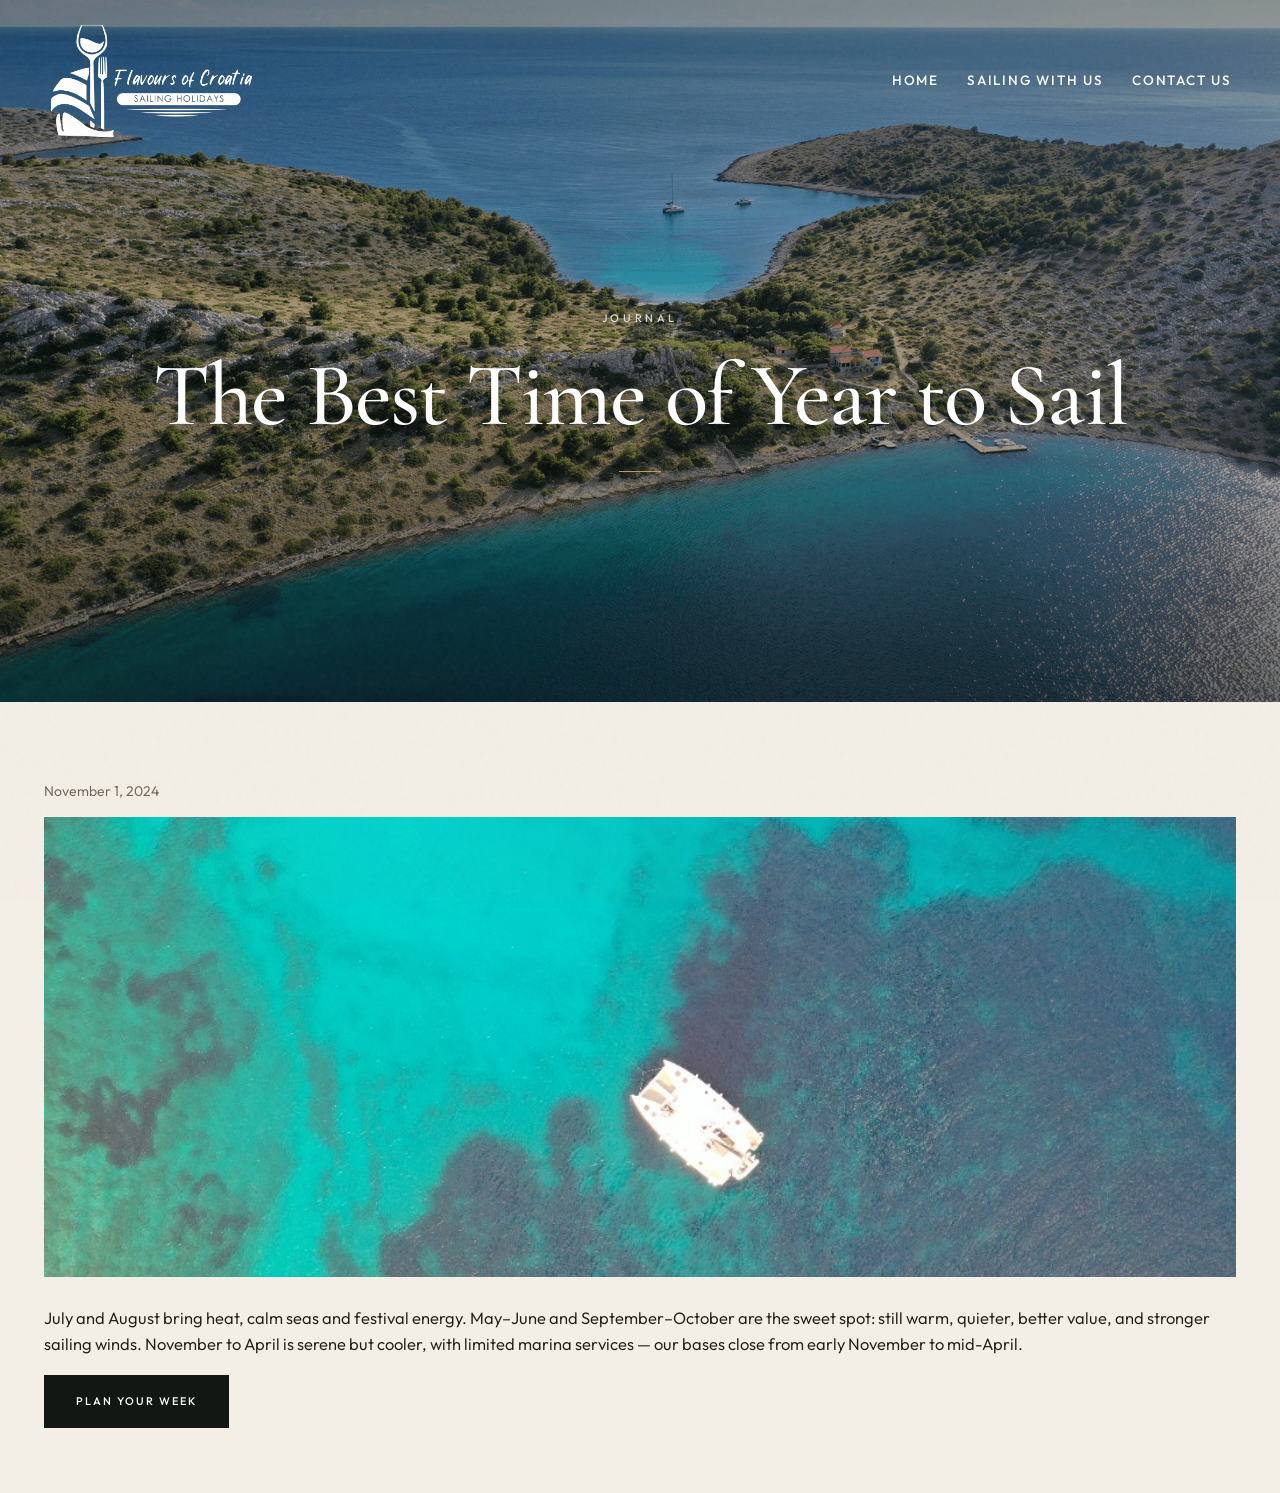
<file: blog/best-time.html>
<!DOCTYPE html>
<html lang="en">
<head>
  <meta charset="UTF-8">
  <meta name="viewport" content="width=device-width, initial-scale=1">
  <title>Best Time to Sail in Croatia – Flavours of Croatia</title>
  <link rel="icon" href="../favicon.ico?v=2" sizes="48x48">
  <link rel="icon" type="image/png" sizes="32x32" href="../assets/favicon-32.png?v=2">
  <link rel="icon" type="image/png" sizes="512x512" href="../assets/favicon-512.png?v=2">
  <link rel="apple-touch-icon" href="../assets/apple-touch-icon.png?v=2">
  <link href="https://fonts.googleapis.com/css2?family=Cormorant+Garamond:ital,wght@0,400;0,500;1,400;1,500&family=Outfit:wght@300;400;500&display=swap" rel="stylesheet">
  <link rel="stylesheet" href="../css/styles.css?v=115">
</head>
<body>
  <header class="site-header">
    <a class="logo" href="../index.html"><img src="../assets/logo.png" alt="Flavours of Croatia"></a>
    <nav class="nav">
      <a href="../index.html">Home</a>
      <a href="../sailing-with-us.html">Sailing With Us</a>
      <a href="../contact.html">Contact Us</a>
    </nav>
    <button class="menu-toggle" data-menu type="button" aria-label="Open menu">☰</button>
    <nav class="mobile-nav">
      <a href="../index.html">Home</a>
      <a href="../sailing-with-us.html">Sailing With Us</a>
      <a href="../gourmet-coastal.html">Gourmet Coastal Experience</a>
      <a href="../custom-holiday.html">Create the Holiday of Your Dreams</a>
      <a href="../partners.html">Our Partners</a>
      <a href="../contact.html">Contact Us</a>
    </nav>
  </header>
  <section class="page-hero"><div><p>Journal</p><h1>The Best Time of Year to Sail</h1></div></section>
  <article class="article container">
    <p class="meta">November 1, 2024</p>
    <img class="hero-img" src="../assets/nic-cat-reef.jpg" alt="Yacht on turquoise water">
    <p>July and August bring heat, calm seas and festival energy. May–June and September–October are the sweet spot: still warm, quieter, better value, and stronger sailing winds. November to April is serene but cooler, with limited marina services — our bases close from early November to mid-April.</p>
    <p><a class="btn" href="../contact.html">Plan your week</a></p>
  </article>
  <script src="../js/main.js?v=27"></script>
</body>
</html>
</file>
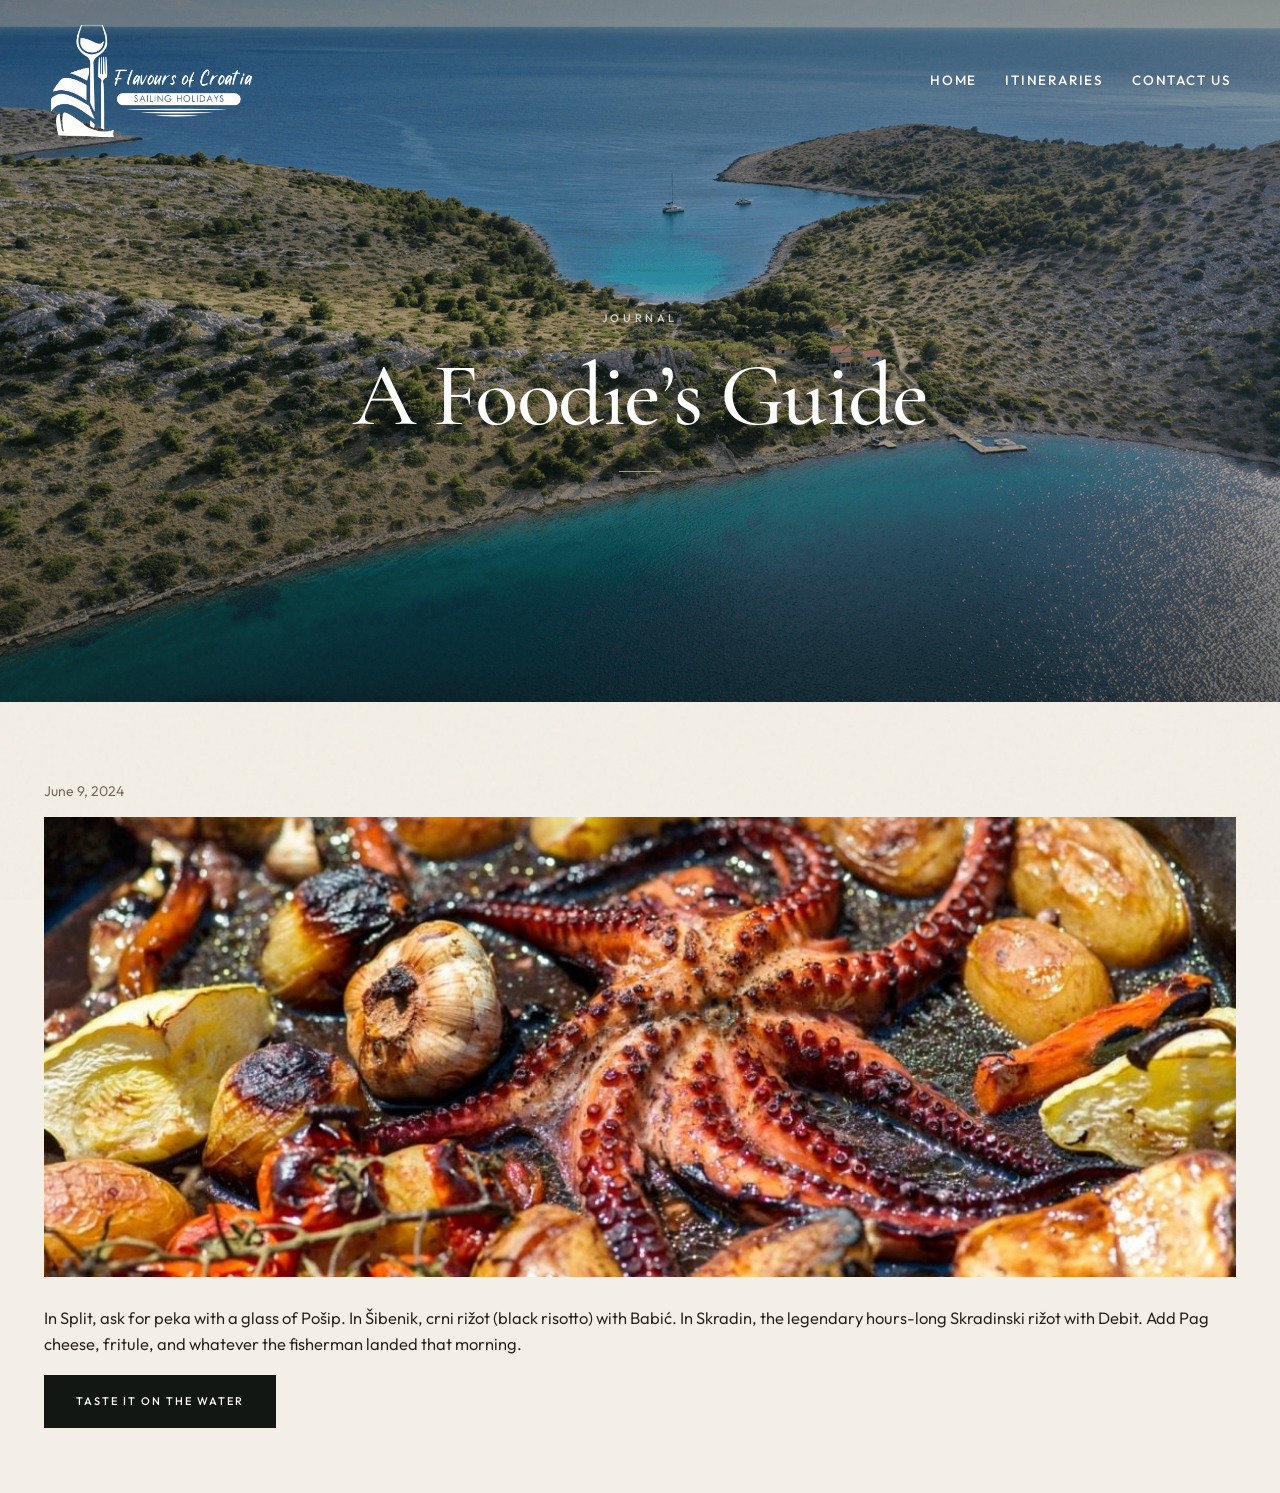
<file: blog/foodie-guide.html>
<!DOCTYPE html>
<html lang="en">
<head>
  <meta charset="UTF-8">
  <meta name="viewport" content="width=device-width, initial-scale=1">
  <title>A Foodie’s Guide to Split, Šibenik, and Skradin – Flavours of Croatia</title>
  <link rel="icon" href="../favicon.ico?v=2" sizes="48x48">
  <link rel="icon" type="image/png" sizes="32x32" href="../assets/favicon-32.png?v=2">
  <link rel="icon" type="image/png" sizes="512x512" href="../assets/favicon-512.png?v=2">
  <link rel="apple-touch-icon" href="../assets/apple-touch-icon.png?v=2">
  <link href="https://fonts.googleapis.com/css2?family=Cormorant+Garamond:ital,wght@0,400;0,500;1,400;1,500&family=Outfit:wght@300;400;500&display=swap" rel="stylesheet">
  <link rel="stylesheet" href="../css/styles.css?v=115">
</head>
<body>
  <header class="site-header">
    <a class="logo" href="../index.html"><img src="../assets/logo.png" alt="Flavours of Croatia"></a>
    <nav class="nav">
      <a href="../index.html">Home</a>
      <a href="../gourmet-coastal.html">Itineraries</a>
      <a href="../contact.html">Contact Us</a>
    </nav>
    <button class="menu-toggle" data-menu type="button" aria-label="Open menu">☰</button>
    <nav class="mobile-nav">
      <a href="../index.html">Home</a>
      <a href="../sailing-with-us.html">Sailing With Us</a>
      <a href="../gourmet-coastal.html">Gourmet Coastal Experience</a>
      <a href="../custom-holiday.html">Create the Holiday of Your Dreams</a>
      <a href="../partners.html">Our Partners</a>
      <a href="../contact.html">Contact Us</a>
    </nav>
  </header>
  <section class="page-hero"><div><p>Journal</p><h1>A Foodie’s Guide</h1></div></section>
  <article class="article container">
    <p class="meta">June 9, 2024</p>
    <img class="hero-img" src="../assets/blog-food.png" alt="Peka">
    <p>In Split, ask for peka with a glass of Pošip. In Šibenik, crni rižot (black risotto) with Babić. In Skradin, the legendary hours-long Skradinski rižot with Debit. Add Pag cheese, fritule, and whatever the fisherman landed that morning.</p>
    <p><a class="btn" href="../contact.html">Taste it on the water</a></p>
  </article>
  <script src="../js/main.js?v=27"></script>
</body>
</html>
</file>
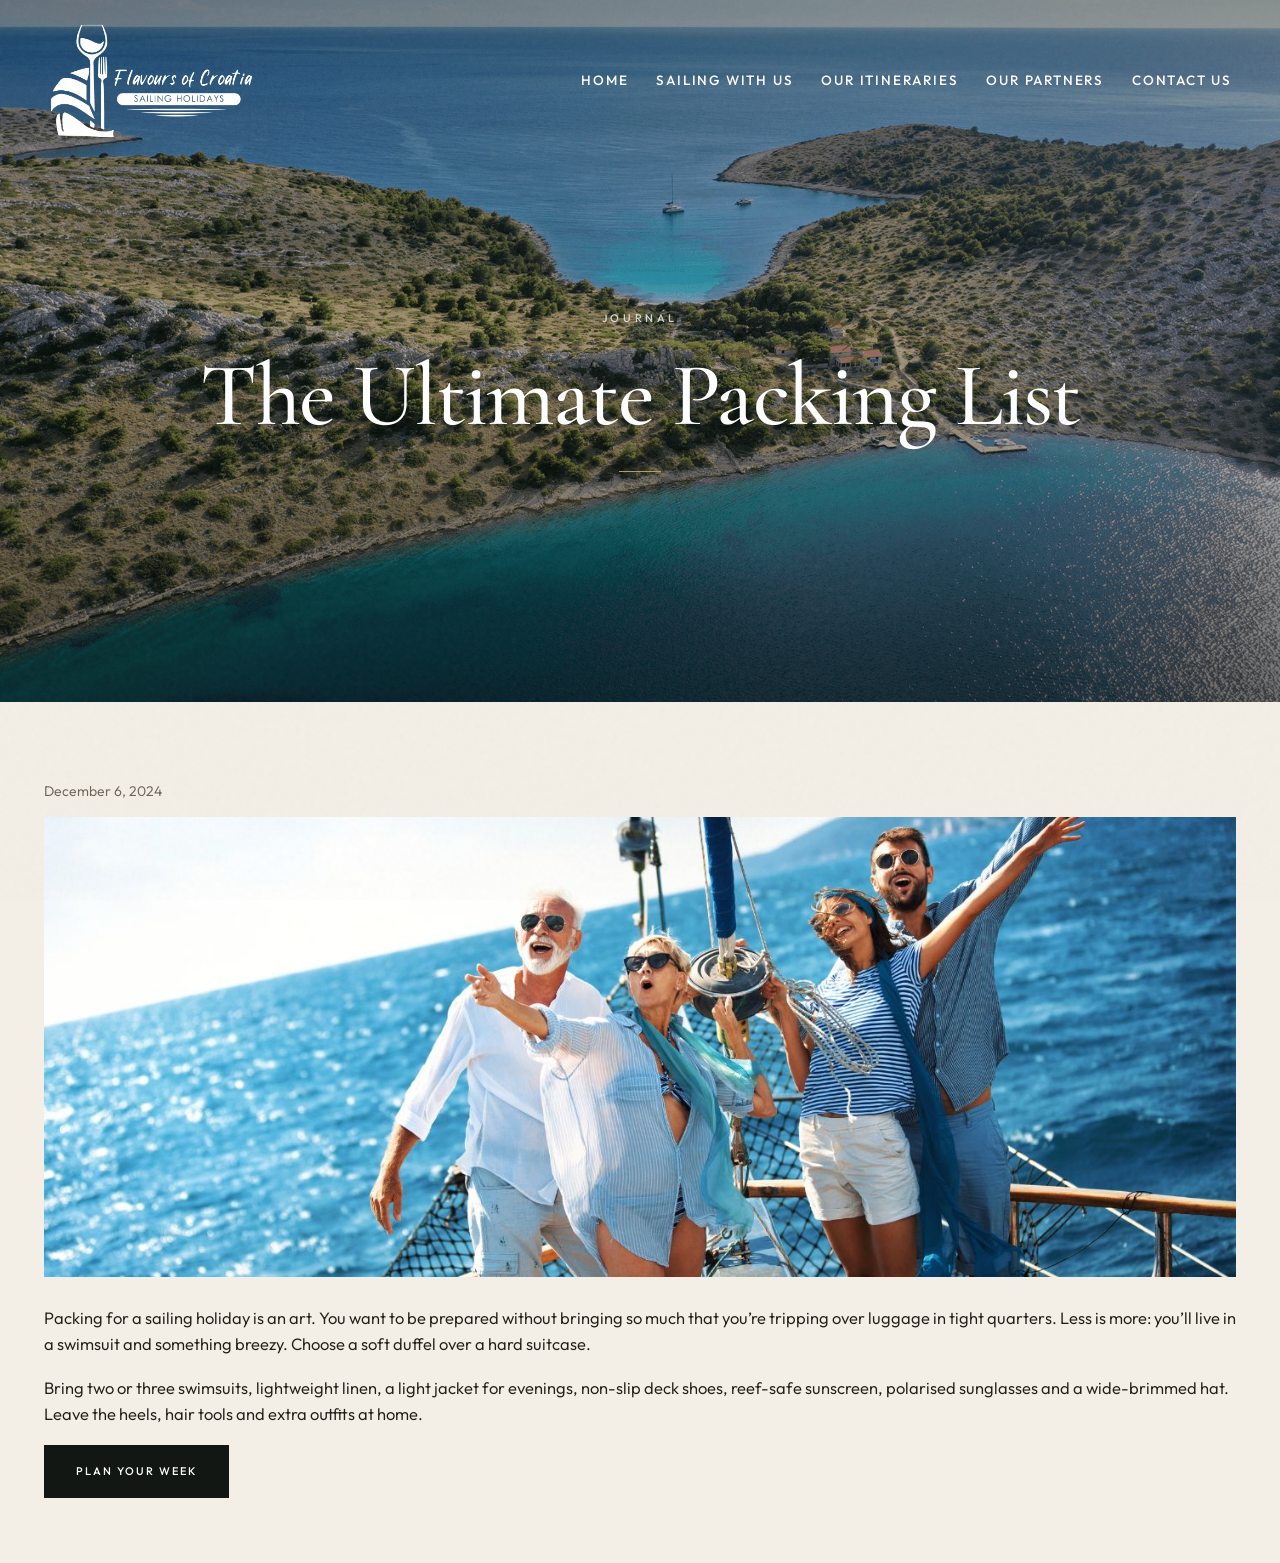
<file: blog/packing-list.html>
<!DOCTYPE html>
<html lang="en">
<head>
  <meta charset="UTF-8">
  <meta name="viewport" content="width=device-width, initial-scale=1">
  <title>The Ultimate Packing List – Flavours of Croatia</title>
  <link rel="icon" href="../favicon.ico?v=2" sizes="48x48">
  <link rel="icon" type="image/png" sizes="32x32" href="../assets/favicon-32.png?v=2">
  <link rel="icon" type="image/png" sizes="512x512" href="../assets/favicon-512.png?v=2">
  <link rel="apple-touch-icon" href="../assets/apple-touch-icon.png?v=2">
  <link href="https://fonts.googleapis.com/css2?family=Cormorant+Garamond:ital,wght@0,400;0,500;1,400;1,500&family=Outfit:wght@300;400;500&display=swap" rel="stylesheet">
  <link rel="stylesheet" href="../css/styles.css?v=115">
</head>
<body>
  <header class="site-header">
    <a class="logo" href="../index.html"><img src="../assets/logo.png" alt="Flavours of Croatia"></a>
    <nav class="nav">
      <a href="../index.html">Home</a>
      <a href="../sailing-with-us.html">Sailing With Us</a>
      <a href="../gourmet-coastal.html">Our Itineraries</a>
      <a href="../partners.html">Our Partners</a>
      <a href="../contact.html">Contact Us</a>
    </nav>
    <button class="menu-toggle" data-menu type="button" aria-label="Open menu">☰</button>
    <nav class="mobile-nav">
      <a href="../index.html">Home</a>
      <a href="../sailing-with-us.html">Sailing With Us</a>
      <a href="../gourmet-coastal.html">Gourmet Coastal Experience</a>
      <a href="../custom-holiday.html">Create the Holiday of Your Dreams</a>
      <a href="../partners.html">Our Partners</a>
      <a href="../contact.html">Contact Us</a>
    </nav>
  </header>
  <section class="page-hero"><div><p>Journal</p><h1>The Ultimate Packing List</h1></div></section>
  <article class="article container">
    <p class="meta">December 6, 2024</p>
    <img class="hero-img" src="../assets/blog-packing.jpg" alt="Friends on a sailboat">
    <p>Packing for a sailing holiday is an art. You want to be prepared without bringing so much that you’re tripping over luggage in tight quarters. Less is more: you’ll live in a swimsuit and something breezy. Choose a soft duffel over a hard suitcase.</p>
    <p>Bring two or three swimsuits, lightweight linen, a light jacket for evenings, non-slip deck shoes, reef-safe sunscreen, polarised sunglasses and a wide-brimmed hat. Leave the heels, hair tools and extra outfits at home.</p>
    <p><a class="btn" href="../contact.html">Plan your week</a></p>
  </article>
  <script src="../js/main.js?v=27"></script>
</body>
</html>
</file>
<file: css/styles.css>
:root {
  --navy: #121714;
  --navy-deep: #0a0d0b;
  --ink: #241e18;
  --muted: #6d6459;
  --olive: #4c5840;
  --wine: #7a3d34;
  --gold: #b89a62;
  --ivory: #f4efe6;
  --cream: #f7f3eb;
  --sand: #e7dfd1;
  --white: #fbf8f2;
  --paper: #faf6ee;
  --teal: #4c5840;
  --mint: #e7dfd1;
  --mint-deep: #cfc4b0;
  --line: rgba(36, 30, 24, 0.1);
  --max: 1220px;
  --shadow: 0 30px 80px rgba(18, 23, 20, 0.14);
  --ease: cubic-bezier(.22, 1, .36, 1);
}

*, *::before, *::after { box-sizing: border-box; }
html { scroll-behavior: smooth; -webkit-text-size-adjust: 100%; overflow-x: clip; }
body {
  margin: 0;
  font-family: Outfit, "Helvetica Neue", sans-serif;
  color: var(--ink);
  background: var(--ivory);
  line-height: 1.62;
  font-size: 16.5px;
  font-weight: 360;
  overflow-x: clip;
  overscroll-behavior-x: none;
}
body.menu-open { overflow: hidden; }
body::before {
  content: "";
  pointer-events: none;
  position: fixed;
  inset: 0;
  z-index: 400;
  opacity: .045;
  background-image: url("data:image/svg+xml,%3Csvg viewBox='0 0 200 200' xmlns='http://www.w3.org/2000/svg'%3E%3Cfilter id='n'%3E%3CfeTurbulence type='fractalNoise' baseFrequency='.85' numOctaves='4' stitchTiles='stitch'/%3E%3C/filter%3E%3Crect width='100%25' height='100%25' filter='url(%23n)'/%3E%3C/svg%3E");
}
::selection { background: #d8c8a4; color: var(--navy); }
img { max-width: 100%; display: block; }
a { color: inherit; text-decoration: none; }
button, input, textarea, select { font-family: inherit; }
.container { width: min(var(--max), calc(100% - 88px)); margin: 0 auto; }

.site-header {
  position: fixed; inset: 0 0 auto; z-index: 80;
  display: flex; align-items: center; justify-content: space-between;
  padding: 22px 48px; color: #fff;
  transition: background .5s var(--ease), padding .5s var(--ease), border-color .5s var(--ease);
  border-bottom: 1px solid transparent;
}
.site-header.is-scrolled,
.site-header.solid.is-scrolled {
  background: rgba(10, 13, 11, .86);
  backdrop-filter: blur(18px);
  padding-top: 12px; padding-bottom: 12px;
  border-bottom-color: rgba(184,154,98,.18);
}
.logo img { height: 118px; width: auto; filter: brightness(0) invert(1); transition: height .5s var(--ease); }
.site-header.is-scrolled .logo img { height: 96px; }
.nav { display: flex; align-items: center; gap: 28px; }
.nav a, .nav-item > button {
  background: none; border: 0; color: inherit; cursor: pointer;
  font-size: 13.5px; font-weight: 500; letter-spacing: 1.8px; text-transform: uppercase;
  padding: 0; position: relative;
}
.nav a::after, .nav-item > button::after {
  content: ""; position: absolute; left: 0; bottom: -8px; width: 0; height: 1px;
  background: var(--gold); transition: width .35s var(--ease);
}
.nav a:hover::after, .nav a.active::after, .nav-item:hover > button::after { width: 100%; }
.nav-item { position: relative; }
.nav-item:hover,
.nav-item:focus-within,
.nav-item.is-open { z-index: 5; }
.chevron {
  display: inline-block; width: 5px; height: 5px; margin-left: 6px;
  border-right: 1.4px solid currentColor; border-bottom: 1.4px solid currentColor;
  transform: rotate(45deg) translateY(-2px);
}
.dropdown {
  opacity: 0; visibility: hidden; pointer-events: none;
  transform: translateX(-50%);
  position: absolute; top: 100%; left: 50%; z-index: 6; min-width: 300px;
  padding: 18px 0 10px; color: var(--ink);
  transition: opacity .3s var(--ease), visibility .3s var(--ease);
}
.dropdown::before {
  content: ""; position: absolute; inset: 18px 0 0;
  background: var(--paper); box-shadow: var(--shadow); z-index: -1;
}
.nav-item:hover .dropdown,
.nav-item:focus-within .dropdown,
.nav-item.is-open .dropdown {
  opacity: 1; visibility: visible; pointer-events: auto;
}
.dropdown a {
  display: block; position: relative; z-index: 1;
  padding: 14px 22px; letter-spacing: 1.2px; font-size: 13px;
}
.dropdown a:hover { background: var(--sand); }
.dropdown a::after { display: none; }
.search-btn, .menu-toggle, .to-top { background: none; border: 0; color: inherit; cursor: pointer; }
.menu-toggle, .mobile-nav, .search-panel { display: none; }
.search-panel.open {
  display: block; position: absolute; top: 100%; right: 40px;
  background: var(--paper); color: var(--ink); padding: 12px; box-shadow: var(--shadow);
}
.search-panel input { border: 1px solid var(--sand); padding: 10px 12px; width: 240px; background: var(--ivory); }

.hero {
  position: relative; isolation: isolate; overflow: hidden;
  height: 100svh; min-height: 100svh;
  display: grid; place-items: center;
  background: var(--navy-deep);
  padding: 100px 24px 120px;
}
.hero-video {
  position: absolute; inset: 0; z-index: 0; overflow: hidden;
  pointer-events: none;
  container-type: size;
  background-color: var(--navy-deep);
  background-position: center;
  background-size: cover;
  background-repeat: no-repeat;
}
.hero-poster,
.hero-video iframe {
  position: absolute; top: 50%; left: 50%; border: 0;
  width: max(100%, calc(100cqh * 16 / 9));
  height: max(100%, calc(100cqw * 9 / 16));
  min-width: 100%;
  min-height: 100%;
  transform: translate(-50%, -50%);
  object-fit: cover;
}
.hero-poster {
  z-index: 2;
  opacity: 1;
  max-width: none;
  max-height: none;
}
.hero-video iframe {
  opacity: 1;
  z-index: 0;
}
.hero-video.is-ready .hero-poster { opacity: 0; }
.hero::before {
  content: "";
  position: absolute; inset: 0; z-index: 1; pointer-events: none;
  background:
    radial-gradient(ellipse at 50% 70%, transparent 20%, rgba(10,13,11,.45) 100%),
    linear-gradient(180deg, rgba(10,13,11,.35) 0%, rgba(10,13,11,.05) 40%, rgba(10,13,11,.62) 100%);
}
.hero-welcome {
  position: relative; z-index: 2;
  width: min(760px, 82vw);
  filter: drop-shadow(0 22px 48px rgba(0,0,0,.4));
  animation: rise 1.2s var(--ease);
}
@media (prefers-reduced-motion: reduce) {
  .hero-video iframe { display: none; }
}
.hero-caption {
  position: absolute; left: 56px; bottom: 40px; z-index: 2;
  color: rgba(255,255,255,.72);
  font-size: 11px; letter-spacing: 3px; text-transform: uppercase; font-weight: 500;
}
.scroll-cue {
  position: absolute; bottom: 36px; left: 50%; transform: translateX(-50%); z-index: 2;
  color: #fff; font-size: 10px; letter-spacing: 4px; text-transform: uppercase;
  opacity: .7; display: flex; flex-direction: column; align-items: center; gap: 10px;
}
.scroll-cue::after {
  content: ""; width: 1px; height: 36px;
  background: linear-gradient(var(--gold), transparent);
}
@keyframes rise { from { opacity: 0; transform: translateY(26px); } to { opacity: 1; transform: none; } }
.reveal { opacity: 0; transform: translateY(32px); transition: .9s var(--ease); }
.reveal.in { opacity: 1; transform: none; }

.kicker, .eyebrow {
  font-size: 11px; letter-spacing: 3.6px; text-transform: uppercase; font-weight: 500;
  color: var(--olive); margin: 0 0 12px;
}
.kicker::after, .eyebrow.dark::after {
  content: ""; display: block; width: 28px; height: 1px; background: var(--gold); margin-top: 10px;
}
h1, h2, .section-title {
  font-family: "Cormorant Garamond", Georgia, serif;
  font-weight: 500; letter-spacing: -.02em;
  text-transform: none; line-height: 1.12; margin: 0 0 16px;
}
.lead {
  font-family: "Cormorant Garamond", Georgia, serif;
  font-size: clamp(26px, 3vw, 34px); font-style: italic; line-height: 1.3; color: var(--ink);
}

.intro { padding: 72px 0 24px; background: var(--ivory); scroll-margin-top: 108px; }
.intro-grid { display: grid; grid-template-columns: .95fr 1.05fr; gap: 36px; align-items: stretch; padding-bottom: 0; }
.intro-copy { display: flex; flex-direction: column; line-height: 1.55; }
.intro-copy h1 { font-size: clamp(34px, 4vw, 52px); max-width: none; margin: 0 0 26px; line-height: 1.08; }
.intro-copy p { color: #534c43; margin: 0 0 8px; }
.intro-copy .lead { margin-bottom: 18px; color: var(--ink); font-size: 22px; }
.signatures { display: flex; gap: 32px; margin-top: 22px; padding-top: 4px; align-items: flex-end; }
.signatures img { height: 72px; width: auto; opacity: .9; }

.intro-visual { position: relative; min-height: 280px; }
.collage {
  position: absolute;
  inset: 0;
  display: grid;
  grid-template-columns: 1.15fr .85fr;
  grid-template-rows: 1.05fr .7fr .95fr;
  gap: 8px;
  min-height: 0;
  height: auto;
  overflow: hidden;
}
.collage img {
  width: 100%; height: 100%; object-fit: cover;
  min-height: 0; min-width: 0;
  transition: transform .8s var(--ease), filter .8s ease;
}
.collage img:hover { transform: scale(1.03); filter: saturate(1.08); }
.collage .c1 { grid-column: 1; grid-row: 1 / 3; }
.collage .c2 { grid-column: 2; grid-row: 1; }
.collage .c3 { grid-column: 1; grid-row: 3; }
.collage .c4 { grid-column: 2; grid-row: 2 / 4; }
.collage .c5 {
  position: absolute; width: 24%; aspect-ratio: 1; height: auto;
  top: 42%; left: 38%; z-index: 3;
  outline: 6px solid var(--ivory);
  box-shadow: 0 18px 40px rgba(18,23,20,.2);
}

.filmstrip {
  display: flex; gap: 10px; overflow-x: auto; overflow-y: hidden;
  padding: 56px 48px 56px max(44px, calc((100vw - var(--max)) / 2 + 44px));
  width: 100%; max-width: 100%; margin: 0;
  scrollbar-width: thin; scrollbar-color: var(--gold) transparent;
  cursor: grab;
  -webkit-overflow-scrolling: touch;
}
.filmstrip:active { cursor: grabbing; }
.filmstrip::-webkit-scrollbar { height: 6px; }
.filmstrip::-webkit-scrollbar-thumb { background: var(--gold); border-radius: 99px; }
.filmstrip img {
  height: 136px; width: 180px; object-fit: cover; flex-shrink: 0;
  filter: saturate(.92);
  transition: transform .5s var(--ease), filter .5s ease;
}
.filmstrip img:hover { transform: translateY(-4px); filter: saturate(1.05); }

.photo-grid {
  display: grid; grid-template-columns: repeat(3, 1fr); gap: 10px;
}
.photo-grid img {
  width: 100%; aspect-ratio: 1; object-fit: cover;
  transition: transform .8s var(--ease);
}
.photo-grid img:hover { transform: scale(1.05); }
.photo-grid.editorial {
  grid-template-columns: repeat(6, 1fr);
  grid-auto-rows: 82px;
  gap: 10px;
}
.photo-grid.editorial img { aspect-ratio: auto; height: 100%; }
.photo-grid.editorial img:nth-child(1) { grid-column: 1 / 5; grid-row: 1 / 4; }
.photo-grid.editorial img:nth-child(2) { grid-column: 5 / 7; grid-row: 1 / 4; }
.photo-grid.editorial img:nth-child(3) { grid-column: 1 / 3; grid-row: 4 / 6; }
.photo-grid.editorial img:nth-child(4) { grid-column: 3 / 5; grid-row: 4 / 6; }
.photo-grid.editorial img:nth-child(5) { grid-column: 5 / 7; grid-row: 4 / 6; }
.photo-grid.editorial img:nth-child(6) { grid-column: 1 / 4; grid-row: 6 / 8; }
.photo-grid.editorial img:nth-child(7) { grid-column: 4 / 7; grid-row: 6 / 8; }
.photo-grid.editorial img:nth-child(8) { grid-column: 1 / 3; grid-row: 8 / 10; }
.photo-grid.editorial img:nth-child(9) { grid-column: 3 / 5; grid-row: 8 / 10; }
.photo-grid.editorial img:nth-child(10) { grid-column: 5 / 7; grid-row: 8 / 10; }
.photo-grid.editorial img:nth-child(11) { grid-column: 1 / 4; grid-row: 10 / 12; }
.photo-grid.editorial img:nth-child(12) { grid-column: 4 / 7; grid-row: 10 / 12; }
.photo-grid.editorial img:nth-child(13) { grid-column: 1 / 3; grid-row: 12 / 14; }
.photo-grid.editorial img:nth-child(14) { grid-column: 3 / 5; grid-row: 12 / 14; }
.photo-grid.editorial img:nth-child(15) { grid-column: 5 / 7; grid-row: 12 / 14; }

.quote-band, .landscape-band, .testimonial {
  position: relative; isolation: isolate; overflow: hidden;
  min-height: 360px; background: center / cover no-repeat;
  display: grid; place-items: center;
}
.quote-band {
  background-image: url("../assets/quote-coast.jpg");
  background-position: center 45%;
  min-height: 420px;
}
.landscape-band { background-image: url("../assets/landscape-band.png"); min-height: 240px; }
.testimonial {
  background-image: url("../assets/testimonial-coast.jpg");
  background-position: center 55%;
  place-items: center start;
  min-height: 520px;
  margin-top: 48px;
}
.quote-band::before {
  content: ""; position: absolute; inset: 0; z-index: 1; pointer-events: none;
  background: linear-gradient(180deg, rgba(244,239,230,.42), transparent 18%, transparent 82%, rgba(244,239,230,.48));
}
.landscape-band::before, .testimonial::before {
  content: ""; position: absolute; inset: 0; z-index: 1; pointer-events: none;
  background: linear-gradient(180deg, rgba(247,243,235,.5), transparent 22%, transparent 78%, rgba(247,243,235,.55));
}
.quote-statement {
  position: relative; z-index: 2; width: min(640px, calc(100% - 64px));
  margin: 0; text-align: center;
  font-family: "Cormorant Garamond", Georgia, serif;
  font-size: clamp(20px, 2.4vw, 28px); font-style: italic; line-height: 1.4;
  color: var(--navy);
  background: rgba(251, 248, 242, .88);
  backdrop-filter: blur(16px);
  -webkit-backdrop-filter: blur(16px);
  padding: 28px 40px 32px;
  box-shadow: 0 24px 60px rgba(18, 23, 20, .16);
}
.quote-statement::before,
.quote-statement::after {
  display: block; font-size: 48px; line-height: .4; color: var(--gold); font-style: normal;
}
.quote-statement::before {
  content: "“"; margin-bottom: 14px;
}
.quote-statement::after {
  content: "”"; margin-top: 16px;
}

.quote-card, .review-card {
  position: relative; z-index: 2;
  background: rgba(251,248,242,.94); backdrop-filter: blur(16px);
  padding: 48px 46px; box-shadow: var(--shadow);
}
.quote-card { display: none; }
.quote-card p {
  margin: 0; font-family: "Cormorant Garamond", Georgia, serif;
  font-size: 27px; line-height: 1.45; font-style: italic;
}

.features { padding: 64px 0 32px; background: var(--ivory); }
.features-head { width: 100%; margin: 0 0 80px; }
.features-head h2 { font-size: clamp(28px, 3.2vw, 42px); margin: 0; max-width: none; }
.feature-row {
  display: grid; grid-template-columns: 1fr 1fr; gap: 48px;
  align-items: center; min-height: 0;
  background: transparent; margin: 0 0 48px;
}
.feature-row:last-child { margin-bottom: 0; }
.feature-row.reverse { grid-template-columns: 1fr 1fr; }
.feature-row.reverse .feature-copy { order: -1; }
.feature-visual { overflow: hidden; }
.feature-visual img {
  width: 100%; height: auto; min-height: 0;
  aspect-ratio: 16 / 10; object-fit: cover;
  transition: transform 1.2s var(--ease);
}
.feature-row:hover .feature-visual img { transform: scale(1.03); }
.feature-copy {
  display: grid; align-content: center;
  padding: 8px 0;
}
.feature-copy h2 { font-size: clamp(28px, 2.8vw, 36px); margin: 0 0 24px; }
.feature-copy p { color: var(--muted); margin: 0; }
.feature-card { overflow: hidden; }
.feature-card img { width: 100%; aspect-ratio: 16/10; object-fit: cover; margin-bottom: 28px; }
.feature-card h2 { font-size: 28px; }
.feature-card p { color: var(--muted); margin: 0; }

.journeys { padding: 64px 0 48px; background: var(--ivory); }
.journeys-head { margin-bottom: 28px; }
.journeys-head h2 { font-size: clamp(36px, 4.2vw, 52px); margin: 0; }
.journey-stack { display: grid; grid-template-columns: 1fr 1fr; gap: 24px; }
.journey-card {
  position: relative; overflow: hidden; min-height: 0; aspect-ratio: 4 / 3; color: #fff;
  display: grid; align-items: end;
}
.journey-card img:not(.hero-poster),
.journey-card .hero-video {
  position: absolute; inset: 0; width: 100%; height: 100%;
}
.journey-card img:not(.hero-poster) {
  object-fit: cover;
  transition: transform 1.4s var(--ease);
}
.journey-card img, .journey-card .hero-video, .journey-card::after { pointer-events: none; }
.journey-card::after {
  content: ""; position: absolute; inset: 0; z-index: 1;
  background: linear-gradient(180deg, rgba(10,13,11,.06) 18%, rgba(10,13,11,.55) 62%, rgba(10,13,11,.82) 100%);
}
.journey-card:hover img:not(.hero-poster) { transform: scale(1.06); }
.journey-copy { position: relative; z-index: 2; padding: 28px 28px 32px; max-width: none; }
.journey-copy .kicker {
  display: inline-block; color: #e4d0a0; background: none; padding: 0;
  margin: 0 0 12px; letter-spacing: 2.6px; font-size: 12px; font-weight: 600;
  text-shadow:
    0 0 2px rgba(0,0,0,.9),
    0 1px 2px rgba(0,0,0,.85),
    0 2px 8px rgba(0,0,0,.7),
    0 6px 18px rgba(0,0,0,.55);
}
.journey-copy .kicker::after {
  display: block; background: #e4d0a0; width: 28px; margin-top: 10px;
}
.journey-card h3 {
  font-family: "Cormorant Garamond", Georgia, serif;
  font-size: clamp(28px, 2.6vw, 38px);
  font-weight: 500; margin: 0 0 12px; letter-spacing: -.02em; line-height: 1.08;
}
.journey-card p { margin: 0 0 18px; color: rgba(255,255,255,.82); max-width: 36ch; font-size: 16px; }
.journey-card .read-more { color: #fff; border-bottom: 1px solid var(--gold); padding-bottom: 3px; }

.num {
  color: var(--gold); display: block; font-family: "Cormorant Garamond", serif;
  font-size: 42px; font-style: italic; letter-spacing: 0; text-transform: none; margin-bottom: 8px;
}

.why {
  background:
    radial-gradient(900px 420px at 80% 0%, rgba(184,154,98,.12), transparent),
    var(--navy-deep);
  color: #fff; padding: 80px 0;
}
.why h2 { font-size: clamp(36px, 4.2vw, 52px); max-width: none; margin: 0 0 8px; }
.why h2::after {
  content: ""; display: block; width: 40px; height: 1px; background: var(--gold); margin: 18px 0 40px;
}
.why-grid { display: grid; grid-template-columns: 1fr 1fr; gap: 40px 56px; }
.icon-ring {
  display: grid; place-items: center;
  width: 68px; height: 68px; margin: 0 0 18px;
  border: 1px solid currentColor; border-radius: 50%;
}
.why-item { text-align: left; padding-top: 0; border-top: 0; }
.why-item svg { display: block; width: 32px; height: 32px; stroke: currentColor; }
.why-item h3 {
  font-size: 28px; font-style: italic; font-weight: 500; margin: 0 0 12px;
  text-transform: none; letter-spacing: 0; font-family: "Cormorant Garamond", serif;
}
.why-item:nth-child(1) h3, .why-item:nth-child(1) .icon-ring { color: #d4bc82; }
.why-item:nth-child(2) h3, .why-item:nth-child(2) .icon-ring { color: #e08b7a; }
.why-item:nth-child(3) h3, .why-item:nth-child(3) .icon-ring { color: #9caf86; }
.why-item:nth-child(4) h3, .why-item:nth-child(4) .icon-ring { color: #7eb8c9; }
.why-item p { margin: 0; color: rgba(255,255,255,.7); font-size: 15.5px; }

.review-card { position: relative; z-index: 2; width: min(540px, 56vw); margin: 0 0 0 8%; }
.review-card p {
  font-family: "Cormorant Garamond", Georgia, serif;
  font-size: 22px; font-style: italic; line-height: 1.45; color: var(--ink);
}
.review-top { display: flex; justify-content: space-between; align-items: center; margin-bottom: 18px; }
.review-person { display: flex; align-items: center; gap: 12px; }
.review-person img { width: 52px; height: 52px; border-radius: 50%; object-fit: cover; }
.stars { color: var(--gold); letter-spacing: 2px; }

.blogs { padding: 64px 0 48px; background: var(--ivory); }
.blogs h2 { font-size: clamp(36px, 4.2vw, 52px); }
.blog-grid { display: grid; grid-template-columns: repeat(3, 1fr); gap: 28px; }
.blog-card { overflow: hidden; background: transparent; }
.blog-card img {
  width: 100%; aspect-ratio: 16/10; object-fit: cover; margin-bottom: 16px;
  transition: transform .8s var(--ease);
}
.blog-card:hover img { transform: scale(1.04); }
.blog-card h3 {
  font-family: "Cormorant Garamond", Georgia, serif; font-weight: 500; font-size: 26px;
  margin: 0 0 12px; line-height: 1.2;
}
.read-more { font-size: 11px; font-weight: 500; letter-spacing: 2.2px; text-transform: uppercase; color: var(--olive); }
.read-more:hover { color: var(--wine); }

.newsletter {
  position: relative;
  isolation: isolate;
  overflow: hidden;
  min-height: 560px;
  background: url("../assets/newsletter-coast.jpg") center 42% / cover no-repeat;
  padding: 88px 0;
  display: grid;
  align-items: center;
}
.newsletter::before {
  content: "";
  position: absolute;
  inset: 0;
  z-index: 1;
  pointer-events: none;
  background: linear-gradient(180deg, rgba(244,239,230,.42), transparent 20%, transparent 78%, rgba(10,13,11,.22));
}
.newsletter-row {
  position: relative;
  z-index: 1;
  display: flex;
  align-items: center;
  justify-content: space-between;
  gap: 56px;
  padding: 58px 64px 54px;
  background-color: #f3ead8;
  background-image:
    radial-gradient(ellipse 90% 70% at 8% 12%, rgba(201, 176, 132, .22), transparent 58%),
    radial-gradient(ellipse 80% 60% at 96% 88%, rgba(150, 128, 96, .16), transparent 52%),
    repeating-linear-gradient(
      180deg,
      transparent 0 3px,
      rgba(122, 98, 62, .055) 3px 4px
    );
  border: 1px solid rgba(184,154,98,.55);
  outline: 1px solid rgba(184,154,98,.28);
  outline-offset: -11px;
  box-shadow:
    0 1px 0 rgba(255,252,246,.75) inset,
    0 28px 70px rgba(10,13,11,.28);
}
.newsletter-row::after {
  content: "";
  position: absolute;
  inset: 0;
  pointer-events: none;
  opacity: .18;
  mix-blend-mode: multiply;
  background-image: url("data:image/svg+xml,%3Csvg viewBox='0 0 180 180' xmlns='http://www.w3.org/2000/svg'%3E%3Cfilter id='n'%3E%3CfeTurbulence type='fractalNoise' baseFrequency='.75' numOctaves='4' stitchTiles='stitch'/%3E%3C/filter%3E%3Crect width='100%25' height='100%25' filter='url(%23n)'/%3E%3C/svg%3E");
}
.newsletter-row > * { position: relative; z-index: 1; }
.newsletter-copy { max-width: 560px; }
.newsletter .kicker {
  color: var(--gold);
  font-size: 15px;
  letter-spacing: 4.4px;
  font-weight: 600;
  margin: 0 0 16px;
}
.newsletter .kicker::after {
  width: 48px;
  height: 2px;
  margin-top: 12px;
}
.newsletter h2 { color: var(--navy); font-size: clamp(32px, 3.6vw, 46px); max-width: 14ch; margin: 0; }
.subscribe-form { display: grid; gap: 12px; min-width: min(420px, 100%); }
.subscribe-row {
  display: flex;
  align-items: stretch;
  background: #fff;
  border: 1px solid rgba(36, 30, 24, .22);
  box-shadow: none;
}
.subscribe-row:focus-within { border-color: var(--gold); }
.subscribe-form input { border: 0; padding: 18px 20px; min-width: 0; flex: 1; outline: none; background: transparent; font-size: 15px; }

.btn, .subscribe-form button {
  background: var(--navy); color: #fff; border: 0; padding: 18px 32px;
  font-weight: 500; letter-spacing: 2px; text-transform: uppercase; cursor: pointer; font-size: 11px;
  transition: background .25s ease, transform .25s var(--ease);
  display: inline-block;
}
.btn:hover, .subscribe-form button:hover { background: var(--olive); transform: translateY(-1px); }

.consult-band { min-height: 0; padding: 72px 0; }
.consult-row {
  display: grid; grid-template-columns: .82fr 1.18fr; align-items: start; gap: 40px 48px;
}
.consult-band h2 { max-width: 11ch; }
.consult-band .newsletter-copy p:last-child { margin: 16px 0 0; color: var(--muted); max-width: 36ch; }
.consult-form { display: grid; gap: 14px; min-width: 0; }
.consult-grid { display: grid; grid-template-columns: 1fr 1fr; gap: 12px; }
.consult-form label { font-size: 13px; font-weight: 500; color: var(--navy); }
.consult-form input,
.consult-form select,
.consult-form textarea {
  display: block; width: 100%; margin-top: 6px;
  border: 1px solid rgba(36, 30, 24, .22); padding: 12px 14px; background: #fff;
}
.consult-form input:focus,
.consult-form select:focus,
.consult-form textarea:focus {
  outline: 1px solid var(--gold); border-color: var(--gold);
}
.consult-form button {
  justify-self: start; background: var(--navy); color: #fff; border: 0; padding: 16px 28px;
  font-weight: 500; letter-spacing: 2px; text-transform: uppercase; cursor: pointer; font-size: 11px;
}
.consult-form button:hover { background: var(--olive); }

.site-footer { background: var(--navy); color: #fff; padding: 72px 0 0; }
.footer-grid { display: grid; grid-template-columns: 1.1fr .8fr 1.2fr; gap: 48px; padding-bottom: 48px; }
.site-footer h4 {
  font-family: Outfit, sans-serif; font-size: 11px; letter-spacing: 2.6px; text-transform: uppercase;
  margin: 0 0 18px; font-weight: 500; color: var(--gold);
}
.site-footer p, .site-footer li, .footer-blog small { color: rgba(255,255,255,.68); font-size: 14.5px; }
.site-footer ul { list-style: none; margin: 0; padding: 0; }
.site-footer li { margin: 0 0 12px; }
.footer-logo { width: 210px; height: auto; margin-top: auto; padding-top: 28px; filter: brightness(0) invert(1); }
.footer-brand,
.footer-contact {
  display: flex;
  flex-direction: column;
}
.board-logo {
  display: block;
  width: fit-content;
  margin-top: auto;
  padding-top: 28px;
}
.board-logo img {
  display: block;
  width: 168px;
  height: auto;
  filter: none;
}
.board-logo:hover { opacity: .9; }
.footer-blog { display: flex; gap: 14px; margin-bottom: 18px; }
.footer-blog img { width: 78px; height: 58px; object-fit: cover; flex-shrink: 0; }
.footer-blog h3 {
  font-family: "Cormorant Garamond", Georgia, serif; font-size: 18px; font-weight: 500;
  margin: 0 0 4px; line-height: 1.25;
}
.legal {
  background: #070908; display: flex; justify-content: space-between; align-items: center;
  padding: 16px 48px; color: #8a857c; font-size: 12px;
}
.legal-links { display: flex; gap: 16px; align-items: center; }

.to-top {
  position: fixed; right: 22px; bottom: 24px; z-index: 70;
  width: 42px; height: 42px; border: 1px solid rgba(184,154,98,.35); background: var(--paper); color: var(--navy);
  font-size: 16px; transition: .25s ease;
}
.to-top:hover { background: var(--navy); color: #fff; }

.page-hero {
  position: relative; isolation: isolate; overflow: hidden;
  min-height: 78vh; display: grid; place-items: center; color: #fff; text-align: center;
  background: url("../assets/hero.jpg") center 55% / cover no-repeat;
  padding-top: 80px;
}
.page-hero::before {
  content: "";
  position: absolute; inset: 0; z-index: 1; pointer-events: none;
  background: linear-gradient(180deg, rgba(10,13,11,.45), rgba(10,13,11,.18) 46%, rgba(10,13,11,.58));
}
.page-hero.ocean {
  min-height: 420px;
  height: clamp(340px, 42vw, 480px);
  background-image: url("../assets/swu-hero.png");
  background-size: cover;
  background-position: center;
}
.page-hero.ocean::before {
  background: linear-gradient(180deg, rgba(10,13,11,.38), rgba(10,13,11,.12) 42%, rgba(10,13,11,.46));
}
.page-hero.ocean p { display: none; }
.page-hero.ocean h1 {
  font-size: clamp(52px, 7.2vw, 104px);
  color: #fff;
  text-shadow: 0 8px 28px rgba(8, 16, 28, .45);
}
.page-hero.gourmet, .page-hero.custom, .page-hero.contact {
  background-size: cover; background-position: center 58%;
}
.page-hero.gourmet {
  min-height: 0;
  height: clamp(260px, 32vw, 380px);
  background-image: url("../assets/hero.jpg");
}
.page-hero.custom {
  min-height: 0;
  height: clamp(320px, 44vw, 540px);
  background-position: center 32%;
  background-image: url("../assets/hero.jpg");
}
.page-hero.contact {
  background-image: url("../assets/hero.jpg");
}
.page-hero .hero-copy,
.page-hero > div:not(.hero-video) { position: relative; z-index: 2; }
.video-band {
  position: relative; isolation: isolate; overflow: hidden;
  min-height: 320px;
  height: clamp(280px, 38vw, 460px);
  background: var(--navy-deep) url("../assets/quote-coast.jpg") center 45% / cover no-repeat;
}
.video-band::before {
  content: "";
  position: absolute; inset: 0; z-index: 1; pointer-events: none;
  background: linear-gradient(180deg, rgba(247,243,235,.42), transparent 22%, transparent 78%, rgba(247,243,235,.5));
}
.page-hero.gourmet h1 { font-size: clamp(36px, 5vw, 68px); }
.page-hero h1 { font-size: clamp(48px, 7vw, 92px); margin: 0; }
.page-hero.custom h1 { font-size: clamp(38px, 5.2vw, 70px); line-height: 1.05; }
.page-hero.contact {
  min-height: 0;
  height: clamp(240px, 30vw, 360px);
  background-position: center 32%;
}
.page-hero.contact h1 { font-size: clamp(36px, 5vw, 64px); }
.page-hero h1::after {
  content: ""; display: block; width: 42px; height: 1px; background: var(--gold); margin: 24px auto 0;
}
.page-hero p, .page-hero .eyebrow {
  margin: 0 0 18px; letter-spacing: 3.6px; text-transform: uppercase; font-size: 11px; font-weight: 500;
  color: rgba(255,255,255,.78);
}
.page-hero .eyebrow::after { display: none; }
.hero-copy { text-align: center; padding: 0 24px; animation: rise 1s var(--ease); }
.eyebrow.dark { color: var(--olive); }
.soft-title {
  font-family: "Cormorant Garamond", serif; font-style: italic; font-weight: 500;
  text-transform: none; letter-spacing: 0; font-size: 30px; margin: -6px 0 20px; color: var(--olive);
}

.swu { padding: 64px 0 32px; background: var(--ivory); }
.swu-head { margin: 0 0 44px; }
.swu-head h2 { font-size: clamp(32px, 4vw, 48px); margin: 0; }
.swu-grid { display: grid; grid-template-columns: 1.05fr .95fr; gap: 48px; }
.swu-point {
  display: grid;
  grid-template-columns: 28px 1fr;
  column-gap: 14px;
  margin-top: 18px;
}
.swu-point:first-of-type { margin-top: 0; }
.swu-copy h2 { font-size: 34px; margin: 0 0 6px; }
.swu-copy p { color: var(--muted); }
.swu-point p { grid-column: 2; }
.swu-icon {
  display: grid; place-items: center;
  width: 28px; height: 28px;
  margin-top: 8px;
  color: var(--navy);
}
.swu-icon svg { display: block; width: 24px; height: 24px; }
.swu-strip {
  padding-top: 80px;
  padding-bottom: 12px;
}
.swu-strip img {
  height: 200px; width: 268px;
}

.included { padding: 24px 0 64px; background: var(--ivory); }
.included h2 { text-align: center; font-size: 48px; margin-bottom: 18px; }
.trip-price {
  text-align: center;
  font-family: "Cormorant Garamond", Georgia, serif;
  font-size: 28px;
  font-weight: 500;
  letter-spacing: .02em;
  color: var(--navy);
  margin: 0 0 8px;
}
.included .trip-price { margin: -8px 0 36px; }
.journey-copy .trip-price {
  text-align: left;
  font-size: 18px;
  color: #e4d0a0;
  margin: 0 0 14px;
  text-shadow:
    0 0 2px rgba(0,0,0,.9),
    0 1px 2px rgba(0,0,0,.85),
    0 2px 8px rgba(0,0,0,.7);
}
.itinerary-notes .trip-price {
  text-align: left;
  font-size: 24px;
  margin: 0 0 14px;
}
.include-grid { display: grid; grid-template-columns: repeat(4, 1fr); gap: 16px; }
.include-card {
  text-align: center; padding: 36px 18px 28px; background: var(--paper);
  border: 1px solid rgba(36,30,24,.06);
  transition: .3s var(--ease);
}
.include-card:hover { transform: translateY(-4px); box-shadow: var(--shadow); }
.include-card svg,
.include-card img {
  width: 72px; height: 72px; margin: 0 auto 16px;
  object-fit: contain;
}
.include-card svg { stroke: var(--navy); fill: none; stroke-width: 1.5; }
.included h2::after {
  content: ""; display: block; width: 36px; height: 1px; background: var(--gold); margin: 18px auto 40px;
}
.include-card h3 { font-family: Outfit, sans-serif; font-size: 12px; letter-spacing: 1.2px; text-transform: uppercase; margin: 0; font-weight: 500; }

.faq-band { background: var(--navy-deep); color: #fff; padding: 72px 0; }
.faq-band h2 { text-align: center; font-size: 52px; margin-bottom: 28px; }
.faq { max-width: 820px; margin: 0 auto; }
.faq details { border-bottom: 1px solid rgba(255,255,255,.1); padding: 18px 0; }
.faq summary {
  cursor: pointer; font-weight: 500; font-size: 17px; list-style: none;
  display: grid; grid-template-columns: 24px 1fr 22px; align-items: center; column-gap: 14px;
}
.faq summary::-webkit-details-marker { display: none; }
.faq summary::before {
  content: "+"; color: var(--gold); font-family: "Cormorant Garamond", serif;
  font-size: 30px; line-height: 1; grid-column: 3; grid-row: 1; justify-self: end;
}
.faq details[open] summary::before { content: "–"; }
.faq-ico {
  grid-column: 1; grid-row: 1; width: 22px; height: 22px; color: var(--gold);
  display: grid; place-items: center;
}
.faq-ico svg { display: block; width: 22px; height: 22px; }
.faq-q { grid-column: 2; grid-row: 1; }
.faq p { color: rgba(255,255,255,.7); margin: 12px 0 0 38px; }
.faq ul { color: rgba(255,255,255,.7); margin: 8px 0 0 58px; padding: 0; }
.faq li { margin: 4px 0; }
.faq a { color: #fff; }

.itinerary-intro { padding: 56px 0 24px; background: var(--ivory); }
.itinerary-intro-grid { display: grid; grid-template-columns: 1fr 1fr; gap: 48px; align-items: center; }
.itinerary-intro h2 { font-size: clamp(40px, 4.5vw, 60px); }
.itinerary-notes { margin-top: 22px; }
.itinerary-notes p { margin: 0 0 8px; color: var(--muted); font-size: 15px; }
.route-map { margin: 0; background: var(--paper); padding: 22px; }
.route-map img { width: 100%; height: auto; }
.meta-row { display: flex; flex-wrap: wrap; gap: 10px 22px; margin-top: 26px; }
.meta-row span {
  font-size: 11px; letter-spacing: 1.8px; text-transform: uppercase; font-weight: 500; color: var(--navy);
  border-bottom: 1px solid var(--gold); padding-bottom: 4px;
}

.journal { position: relative; padding: 10px 0 64px; background: var(--ivory); }
.journal::before {
  content: ""; position: absolute; left: 50%; top: 0; bottom: 64px; width: 1px; background: var(--line);
}
.day { position: relative; padding: 44px 0; border-top: 1px solid var(--line); }
.day:first-child { border-top: 0; }
.day.farewell { max-width: 680px; margin: 0 auto; text-align: center; }
.day.farewell .day-tabs { justify-content: center; }
.day-tabs { display: flex; gap: 10px; margin-bottom: 30px; align-items: center; }
.tab {
  border: 1px solid var(--line); background: transparent; padding: 12px 22px;
  font-family: Outfit, sans-serif; letter-spacing: 2.2px; font-size: 11px; text-transform: uppercase;
  cursor: pointer; color: var(--navy); transition: .25s var(--ease); font-weight: 500;
}
.tab:hover { border-color: var(--gold); }
.tab.is-active { background: var(--navy); border-color: var(--navy); color: #fff; }
.tab[data-tab="gallery"] {
  display: inline-flex; align-items: center; gap: 8px;
  background: var(--gold); border-color: var(--gold); color: var(--navy);
  font-weight: 600; letter-spacing: 1.6px; padding: 12px 20px 12px 16px;
  box-shadow: 0 8px 18px rgba(184,154,98,.28);
}
.tab[data-tab="gallery"]::before {
  content: ""; width: 16px; height: 16px; flex: 0 0 16px;
  background: currentColor;
  -webkit-mask: url("data:image/svg+xml;utf8,<svg xmlns='http://www.w3.org/2000/svg' viewBox='0 0 24 24' fill='none' stroke='black' stroke-width='1.8'><rect x='3' y='3' width='7' height='7'/><rect x='14' y='3' width='7' height='7'/><rect x='3' y='14' width='7' height='7'/><rect x='14' y='14' width='7' height='7'/></svg>") center / contain no-repeat;
  mask: url("data:image/svg+xml;utf8,<svg xmlns='http://www.w3.org/2000/svg' viewBox='0 0 24 24' fill='none' stroke='black' stroke-width='1.8'><rect x='3' y='3' width='7' height='7'/><rect x='14' y='3' width='7' height='7'/><rect x='3' y='14' width='7' height='7'/><rect x='14' y='14' width='7' height='7'/></svg>") center / contain no-repeat;
}
.tab[data-tab="gallery"]:hover,
.tab[data-tab="gallery"].is-active {
  background: var(--navy); border-color: var(--navy); color: #fff;
  box-shadow: none;
}
.day-story { display: none; }
.day-story.is-open { display: grid; grid-template-columns: 1.08fr .92fr; gap: 40px; align-items: center; }
.day:nth-child(even) .day-story.is-open { grid-template-columns: .92fr 1.08fr; }
.day:nth-child(even) .day-story.is-open .day-visual { order: 2; }
.day.farewell .day-story.is-open { display: block; }
.day-photo { overflow: hidden; }
.day-photo img { width: 100%; aspect-ratio: 16/10; object-fit: cover; transition: transform .9s var(--ease); }
.day:hover .day-photo img { transform: scale(1.04); }
.day-mark {
  font-family: "Cormorant Garamond", serif; font-style: italic; font-weight: 500;
  font-size: clamp(28px, 3.2vw, 40px); line-height: 1.1;
  color: var(--gold); margin: 0 0 6px;
}
.day h3 { font-family: "Cormorant Garamond", serif; font-size: 28px; margin: 0 0 16px; font-weight: 500; }
.day p { color: var(--muted); margin: 0 0 14px; }
.gallery-grid { display: none; }
.gallery-grid.is-open { display: grid; grid-template-columns: repeat(3, 1fr); gap: 12px; }
.gallery-grid button {
  padding: 0; border: 0; background: none; cursor: zoom-in; overflow: hidden;
}
.gallery-grid img { width: 100%; aspect-ratio: 4/3; object-fit: cover; transition: transform .6s var(--ease), filter .6s ease; }
.gallery-grid button:hover img { transform: scale(1.06); filter: saturate(1.08); }

.lightbox {
  position: fixed; inset: 0; z-index: 120; background: rgba(10,13,11,.92);
  display: grid; place-items: center; padding: 40px;
}
.lightbox[hidden] { display: none; }
.lightbox img { max-width: min(1100px, 92vw); max-height: 86vh; object-fit: contain; box-shadow: 0 30px 80px rgba(0,0,0,.45); }
.lightbox-close {
  position: absolute; top: 18px; right: 22px; background: none; border: 0; color: #fff;
  font-size: 36px; cursor: pointer; line-height: 1;
}

.split-block { padding: 56px 0; background: var(--ivory); }
.split-block.sand { background: var(--sand); }
.split-grid { display: grid; grid-template-columns: 1.05fr .95fr; gap: 48px; align-items: center; }
.split-grid.reverse { grid-template-columns: .95fr 1.05fr; }
.mosaic { display: grid; grid-template-columns: repeat(3, 1fr); gap: 10px; }
.mosaic img { width: 100%; aspect-ratio: 1; object-fit: cover; transition: transform .7s var(--ease); }
.mosaic img:hover { transform: scale(1.05); }
.split-copy h2 { font-size: clamp(36px, 4vw, 56px); }
.split-copy p { color: var(--muted); }
.custom-list { list-style: none; padding: 0; margin: 22px 0 0; }
.custom-list li {
  display: grid; grid-template-columns: 28px 1fr; gap: 14px; align-items: start;
  padding: 18px 0; border-top: 1px solid var(--line); color: var(--muted);
}
.custom-ico {
  display: grid; place-items: center; width: 24px; height: 24px; margin-top: 4px; color: var(--gold);
}
.custom-ico svg { display: block; width: 24px; height: 24px; }
.custom-list strong {
  display: block; color: var(--navy); font-family: "Cormorant Garamond", Georgia, serif;
  font-size: 22px; margin-bottom: 4px; font-weight: 500;
}
.steps { list-style: none; padding: 0; margin: 28px 0 34px; }
.steps li { display: grid; grid-template-columns: 56px 1fr; gap: 16px; padding: 18px 0; border-top: 1px solid var(--line); }
.steps span { font-family: "Cormorant Garamond", serif; font-style: italic; font-size: 34px; color: var(--gold); line-height: 1; }
.steps h3 { font-family: "Cormorant Garamond", serif; font-size: 22px; margin: 0 0 6px; font-weight: 500; }
.steps p { margin: 0; }

.partners, .contact, .article { padding: 64px 0 48px; background: var(--ivory); }
.partners-intro { padding: 56px 0 16px; background: var(--ivory); }
.partners-intro h2 { font-size: clamp(42px, 5vw, 68px); }
.partners-intro p { color: var(--muted); max-width: 90ch; }
.partner-list { padding: 10px 0 64px; background: var(--ivory); }
.partner { width: min(var(--max), calc(100% - 88px)); margin: 0 auto 40px; padding: 36px 0 8px; border-top: 1px solid var(--line); }
.partner.alt {
  background: var(--sand); padding: 56px 48px 32px;
  width: min(calc(var(--max) + 80px), calc(100% - 24px));
}
.partner-meta h2 { font-size: clamp(34px, 4vw, 52px); margin-bottom: 12px; }
.partner-links { display: flex; flex-direction: column; align-items: flex-start; gap: 10px; margin: 6px 0 22px; }
.partner-links a {
  display: inline-flex; align-items: center; gap: 10px;
  font-family: "Cormorant Garamond", Georgia, serif;
  font-size: 22px; font-weight: 500; font-style: italic;
  letter-spacing: 0; line-height: 1.2;
  color: var(--olive); border-bottom: 0; padding: 2px 0;
}
.partner-links a svg { width: 20px; height: 20px; flex-shrink: 0; color: var(--gold); }
.partner-links a:hover { color: var(--navy); }
.partner-meta p { color: var(--muted); max-width: 90ch; }
.partner-gallery { display: grid; grid-template-columns: repeat(5, 1fr); gap: 10px; margin-top: 30px; }
.partner-gallery img { width: 100%; aspect-ratio: 4/3; object-fit: cover; transition: transform .55s var(--ease); }
.partner-gallery img:hover { transform: scale(1.05); }
.mobile-fill { display: none; }

.contact-layout { padding: 72px 0 96px; background: var(--ivory); }
.contact-grid {
  display: grid; grid-template-columns: .9fr 1.1fr; gap: 64px 80px; align-items: start;
}
.contact-copy h2 { font-size: clamp(36px, 4.2vw, 56px); margin: 0 0 22px; }
.contact-copy p { color: var(--muted); margin: 0 0 16px; }
.contact-ways {
  display: flex; flex-direction: column; align-items: flex-start; gap: 10px; margin-top: 32px;
  padding-top: 28px; border-top: 1px solid var(--line);
}
.contact-ways a {
  display: inline-flex; align-items: center; gap: 10px;
  font-family: "Cormorant Garamond", Georgia, serif;
  font-size: 22px; font-weight: 500; font-style: italic; line-height: 1.2;
  color: var(--olive);
}
.contact-ways a svg { width: 20px; height: 20px; flex-shrink: 0; color: var(--gold); }
.contact-ways a:hover { color: var(--navy); }
.enquiry-form {
  display: grid; gap: 18px;
  background: var(--navy); color: #fff; padding: 36px 36px 32px;
}
.enquiry-pair { display: grid; grid-template-columns: 1fr 1fr; gap: 16px; align-items: stretch; }
.enquiry-pair > label { display: flex; flex-direction: column; min-width: 0; }
.enquiry-form label, .enquiry-form legend {
  font-family: "Cormorant Garamond", Georgia, serif;
  font-size: 18px; font-weight: 500; color: #fff;
}
.enquiry-form input:not([type="checkbox"]),
.enquiry-form select,
.enquiry-form textarea {
  display: block; width: 100%; margin-top: 8px; box-sizing: border-box;
  border: 0; padding: 12px 14px; background: #fff; color: var(--navy);
  font-family: Outfit, "Helvetica Neue", sans-serif; font-size: 15px; font-weight: 400;
}
.enquiry-form input:not([type="checkbox"]),
.enquiry-form select {
  height: 48px;
}
.enquiry-pair input:not([type="checkbox"]),
.enquiry-pair select { margin-top: auto; }
.enquiry-form select {
  appearance: none;
  background-image: url("data:image/svg+xml,%3Csvg xmlns='http://www.w3.org/2000/svg' width='12' height='8' viewBox='0 0 12 8'%3E%3Cpath fill='%23121714' d='M1 1l5 5 5-5'/%3E%3C/svg%3E");
  background-repeat: no-repeat;
  background-position: right 14px center;
  padding-right: 36px;
}
.enquiry-form input:focus, .enquiry-form select:focus, .enquiry-form textarea:focus {
  outline: 1px solid var(--gold);
}
.enquiry-form fieldset { border: 0; padding: 4px 0 0; margin: 0; }
.enquiry-form button {
  justify-self: start; background: var(--gold); color: var(--navy); border: 0;
  padding: 14px 28px; font-family: "Cormorant Garamond", Georgia, serif;
  font-size: 20px; font-weight: 500; font-style: italic; cursor: pointer;
}
.enquiry-form button:hover { background: #fff; }
.enquiry-form .check {
  display: flex; align-items: flex-start; gap: 10px;
  font-family: "Cormorant Garamond", Georgia, serif;
  font-size: 17px; font-weight: 400; color: rgba(255,255,255,.82); margin-top: 10px;
}
.enquiry-form .check input { width: auto; margin: 6px 0 0; }
.enquiry-form .form-note { color: var(--gold); }

.partner-card, .day-card, .step-card { background: var(--sand); padding: 28px; }
.partner-card h3, .step-card h3 { font-family: "Cormorant Garamond", serif; margin: 0 0 10px; }
.form-grid { display: grid; gap: 14px; max-width: 520px; }
.form-grid input, .form-grid textarea, .form-grid select { width: 100%; border: 1px solid #ddd4c6; padding: 14px 16px; background: var(--paper); }
.form-honeypot {
  position: absolute;
  left: -9999px;
  height: 0;
  overflow: hidden;
}
.form-note { display: none; color: var(--olive); font-weight: 500; }
.form-note.show { display: block; }
form.is-sent > *:not(.form-note):not(input[type="hidden"]) { display: none; }
form.is-sent .form-note {
  display: block;
  font-family: "Cormorant Garamond", Georgia, serif;
  font-size: clamp(24px, 3vw, 32px);
  line-height: 1.3;
  color: var(--navy);
  margin: 0;
}
.article img.hero-img { width: 100%; max-height: 460px; object-fit: cover; margin: 0 0 28px; }
.meta { color: var(--muted); font-size: 14px; }

@media (max-width: 980px) {
  .nav { display: none; }
  .menu-toggle {
    display: grid; place-items: center;
    width: 44px; height: 44px; font-size: 22px; z-index: 82; flex-shrink: 0;
    touch-action: manipulation;
  }
  .mobile-nav.open {
    display: flex; flex-direction: column;
    position: absolute; inset: 100% 0 auto; z-index: 81;
    background: rgba(10, 13, 11, .96);
    padding: 8px max(22px, env(safe-area-inset-right)) 28px max(22px, env(safe-area-inset-left));
    max-height: min(78vh, calc(100dvh - 72px));
    overflow-y: auto;
    -webkit-overflow-scrolling: touch;
  }
  .mobile-nav a {
    display: block; color: #fff; padding: 16px 0;
    letter-spacing: 1.8px; text-transform: uppercase; font-weight: 500; font-size: 15px;
    border-bottom: 1px solid rgba(255,255,255,.08);
    min-height: 44px;
  }
  .logo img { height: 64px; }
  .site-header.is-scrolled .logo img { height: 56px; }
  .site-header {
    padding: 10px max(16px, env(safe-area-inset-right)) 10px max(16px, env(safe-area-inset-left));
  }
  .site-header.is-scrolled { padding-top: 8px; padding-bottom: 8px; }
  .container { width: calc(100% - 32px); }
  .intro-grid, .blog-grid, .footer-grid, .why-grid, .swu-grid, .include-grid, .itinerary-intro-grid, .day-story.is-open, .day:nth-child(even) .day-story.is-open, .newsletter-row, .split-grid, .split-grid.reverse, .feature-row, .feature-row.reverse, .journey-stack, .contact-grid, .consult-row, .consult-grid, .enquiry-pair, .mosaic, .partner-gallery, .gallery-grid.is-open { grid-template-columns: 1fr; }
  .feature-row.reverse .feature-copy { order: 0; }
  .feature-visual img, .feature-row { min-height: 0; }
  .feature-copy { padding: 0 0 8px; }
  .photo-grid, .photo-grid.editorial, .include-grid, .mosaic, .partner-gallery, .gallery-grid.is-open {
    grid-template-columns: 1fr 1fr;
  }
  .photo-grid .mobile-fill,
  .mosaic .mobile-fill,
  .partner-gallery .mobile-fill,
  .gallery-grid .mobile-fill {
    display: block;
  }
  .photo-grid.editorial {
    grid-auto-rows: auto;
  }
  .photo-grid.editorial img {
    grid-column: auto !important; grid-row: auto !important; aspect-ratio: 1; height: auto;
  }
  .intro-visual { min-height: 280px; }
  .day:nth-child(even) .day-story.is-open .day-visual { order: 0; }
  .partner-gallery img, .partner-gallery img:first-child { grid-column: auto; }
  .enquiry-form { padding: 24px 18px; min-width: 0; }
  .enquiry-form button { width: 100%; justify-self: stretch; }
  .newsletter-row { display: grid; padding: 32px 18px 28px; gap: 24px; min-width: 0; }
  .newsletter h2 { max-width: none; }
  .subscribe-form { min-width: 0; }
  .review-card { width: calc(100% - 32px); margin: 48px 16px; }
  .journal::before { display: none; }
  .legal, .hero-caption { padding-left: max(16px, env(safe-area-inset-left)); padding-right: max(16px, env(safe-area-inset-right)); }
  .hero-caption { left: 16px; bottom: 72px; }
  .hero { height: 100svh; min-height: 100svh; padding: 88px 16px 96px; }
  .hero-welcome { width: min(640px, calc(100vw - 48px)); }
  .hero-copy { padding: 0 16px; }
  .page-hero { padding-top: 72px; min-height: 0; height: clamp(220px, 42vw, 280px); }
  .page-hero.ocean, .page-hero.gourmet, .page-hero.custom, .page-hero.contact {
    min-height: 0; height: 240px;
  }
  .video-band { min-height: 0; height: 220px; }
  .page-hero h1,
  .page-hero.ocean h1,
  .page-hero.gourmet h1,
  .page-hero.custom h1,
  .page-hero.contact h1 { font-size: clamp(32px, 8vw, 48px); }
  .page-hero h1::after { margin-top: 16px; }
  .filmstrip { padding: 28px 16px; }
  .filmstrip img,
  .swu-strip img { height: 110px; width: 148px; }
  .partner, .partner.alt {
    width: calc(100% - 32px); padding-left: 0; padding-right: 0;
  }
  .partner.alt { padding: 32px 18px 24px; }
  .partner-links a { font-size: 20px; }
  .contact-layout { padding: 40px 0 64px; gap: 32px; }
  .contact-grid { gap: 36px; min-width: 0; }
  .contact-copy, .contact-copy p, .split-copy, .day-copy { min-width: 0; }
  .contact-ways { padding-right: 56px; }
  .contact-ways a { font-size: 18px; }
  .contact-ways a, .partner-links a, .site-footer a, .site-footer li {
    overflow-wrap: break-word; max-width: 100%;
  }
  .faq-band { padding: 48px 0; }
  .faq-band h2,
  .included h2,
  .swu-copy h2,
  .itinerary-intro h2,
  .split-copy h2,
  .contact-copy h2 { font-size: clamp(32px, 8vw, 44px); }
  .faq p { margin: 12px 0 0; }
  .faq ul { margin: 8px 0 0 18px; }
  .faq summary { column-gap: 10px; min-height: 44px; align-items: start; padding: 4px 0; }
  .day { padding: 28px 0; }
  .day h3 { font-size: 24px; }
  .day-tabs { flex-wrap: wrap; }
  .tab, .tab[data-tab="gallery"] { min-height: 44px; padding: 10px 14px; touch-action: manipulation; }
  .split-block { padding: 36px 0; }
  .features, .why, .journeys, .blogs, .included, .swu, .partners, .contact, .article { padding-left: 0; padding-right: 0; }
  .why { padding: 48px 0; }
  .signatures { flex-wrap: wrap; gap: 16px; }
  .signatures img { height: 56px; }
  .include-card { padding: 24px 10px 20px; }
  .include-card h3 { font-size: 10.5px; letter-spacing: .3px; line-height: 1.35; }
  .quote-statement { width: min(640px, calc(100% - 32px)); }
  .legal {
    flex-direction: column; align-items: flex-start; gap: 10px;
    padding-bottom: max(16px, env(safe-area-inset-bottom));
  }
  .footer-logo { width: 160px; margin-top: 28px; padding-top: 0; }
  .board-logo { margin-top: 28px; padding-top: 0; }
  .board-logo img { width: 140px; }
  .site-footer { padding-top: 48px; }
  .to-top {
    right: max(12px, env(safe-area-inset-right));
    bottom: max(16px, env(safe-area-inset-bottom));
  }
  .lightbox { padding: 16px; }
  .lightbox-close { width: 44px; height: 44px; }
  .quote-statement { padding: 22px 20px 24px; }
  .consult-form button { width: 100%; }
  input, select, textarea { font-size: 16px !important; }
  .btn, .subscribe-form button, .enquiry-form button, .consult-form button { touch-action: manipulation; }
}
@media (max-width: 640px) {
  .subscribe-row { flex-direction: column; }
  .subscribe-form button { width: 100%; }
  .intro-visual { min-height: 220px; }
  .collage .c5 { display: none; }
  .include-grid { grid-template-columns: 1fr 1fr; }
  .hero-caption, .scroll-cue { display: none; }
  .journey-copy { padding: 20px 18px 24px; }
  .journey-card { aspect-ratio: 5 / 4; }
  .custom-list li { gap: 10px; }
}
</file>
